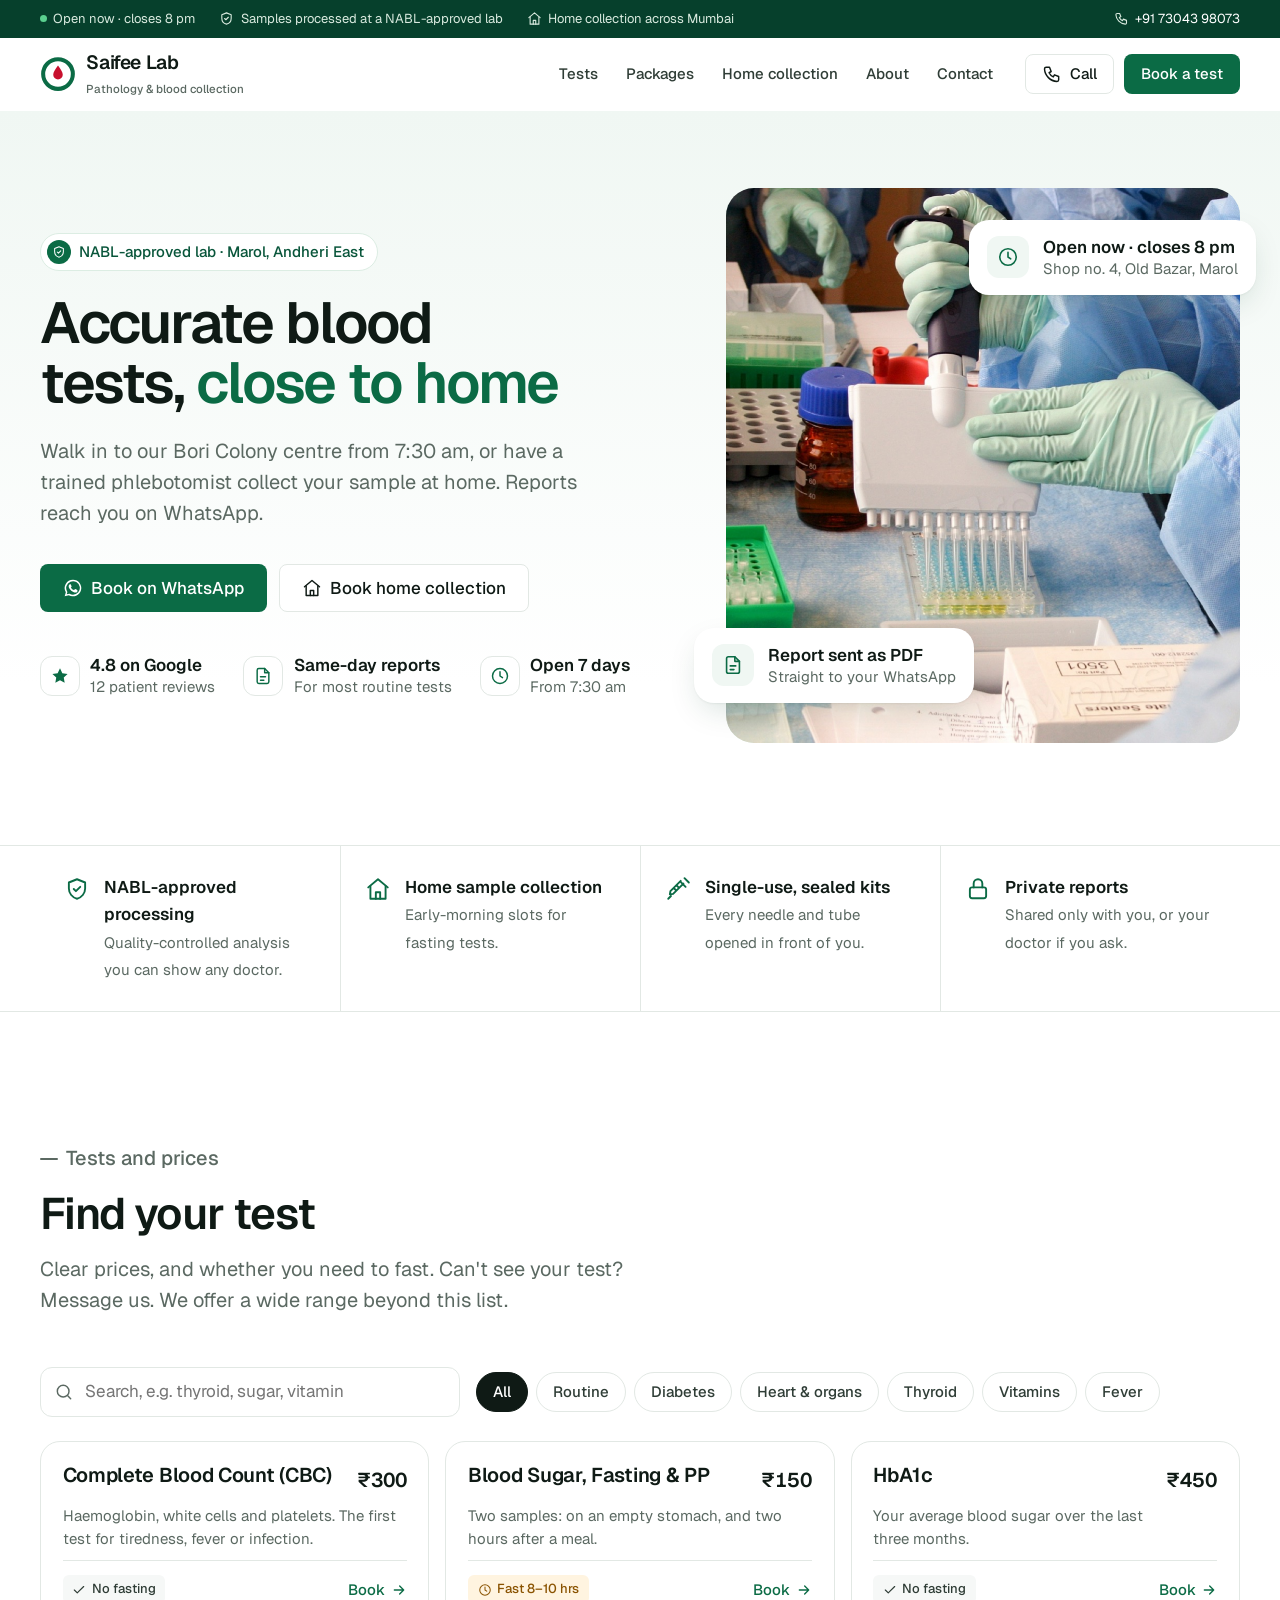
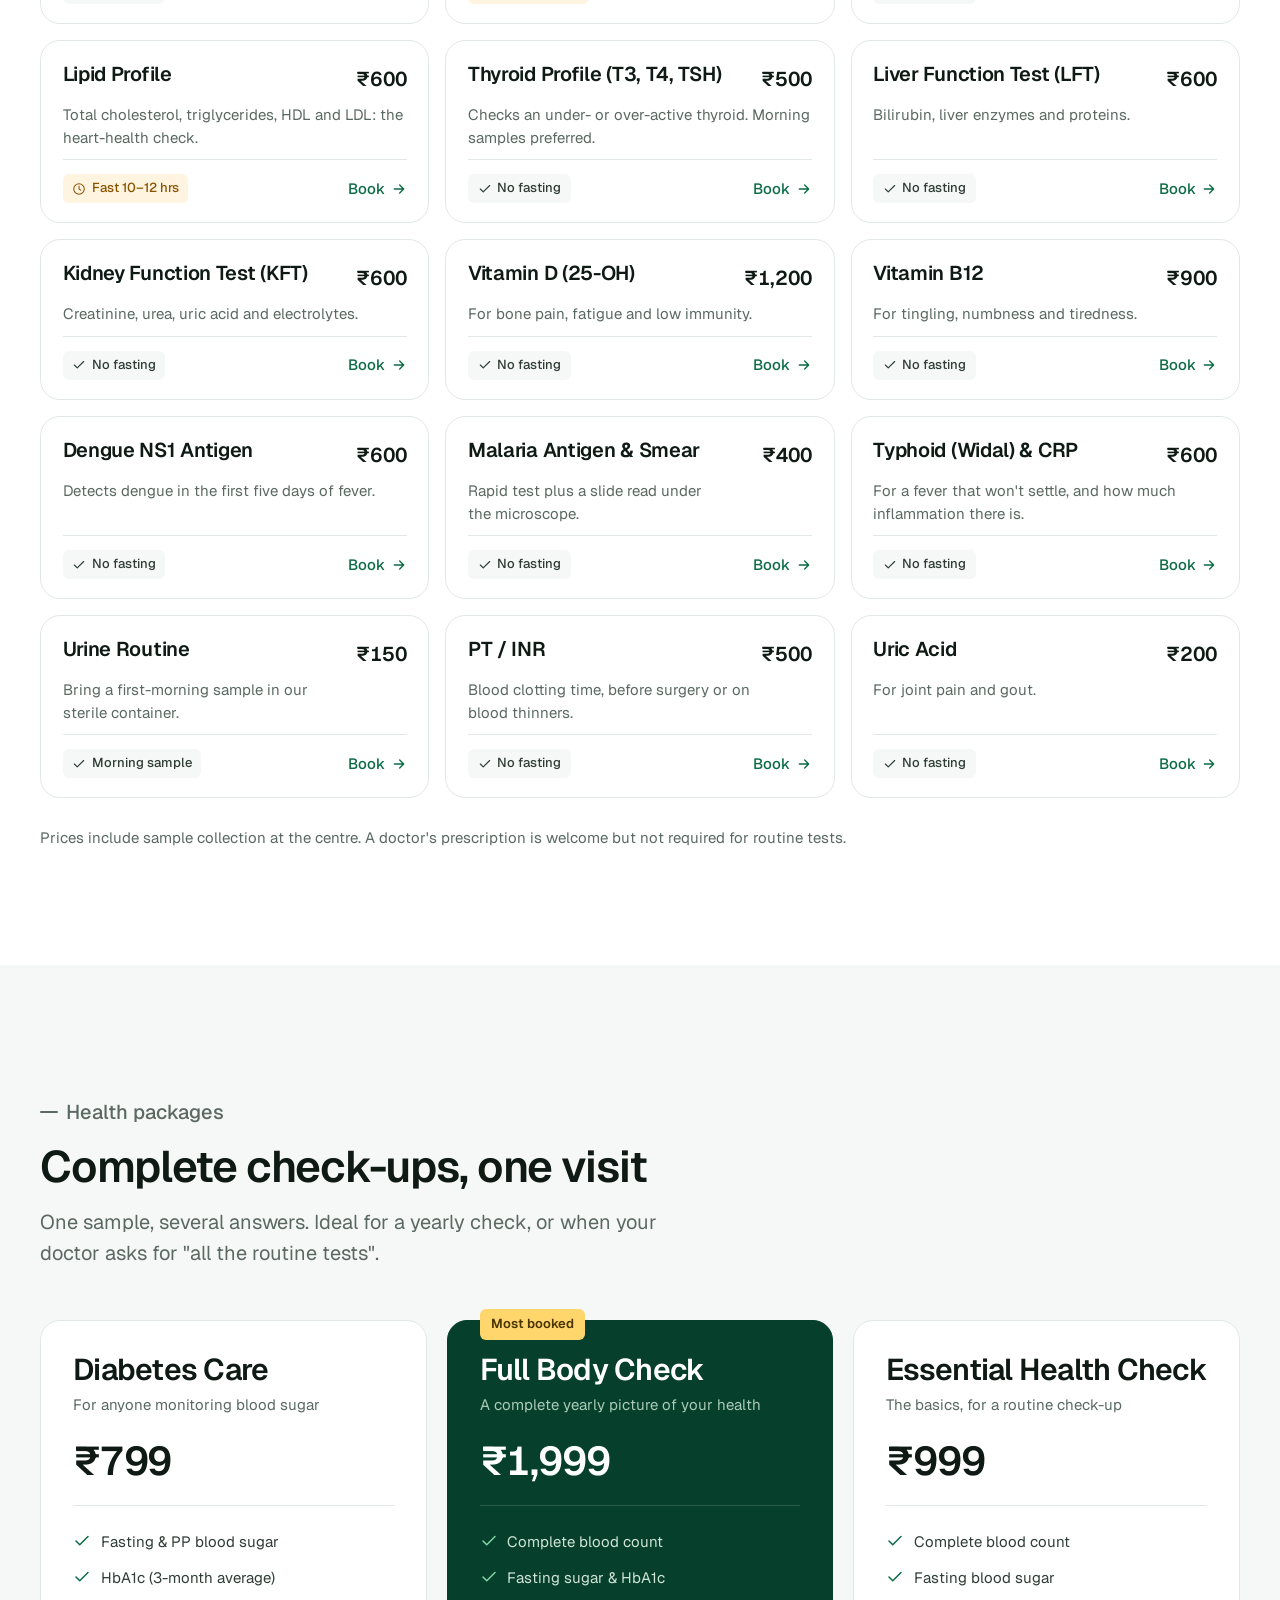
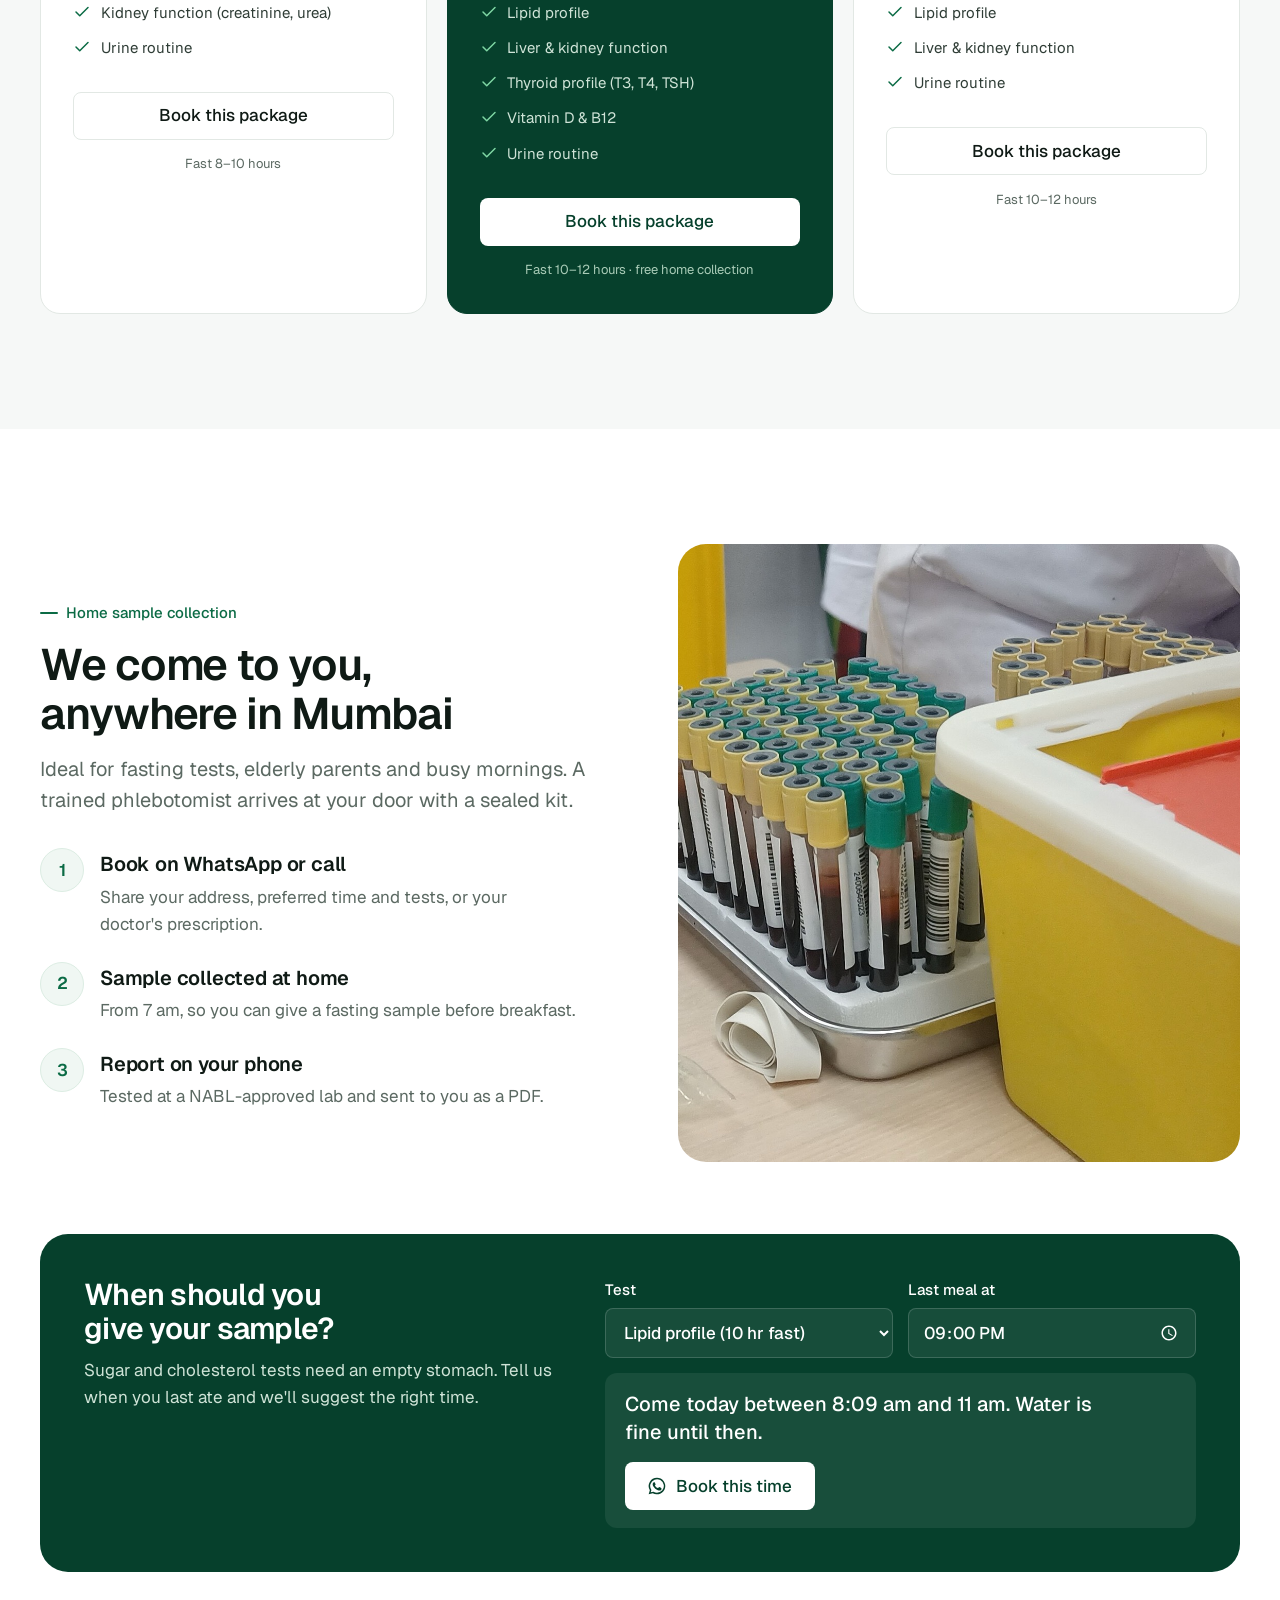
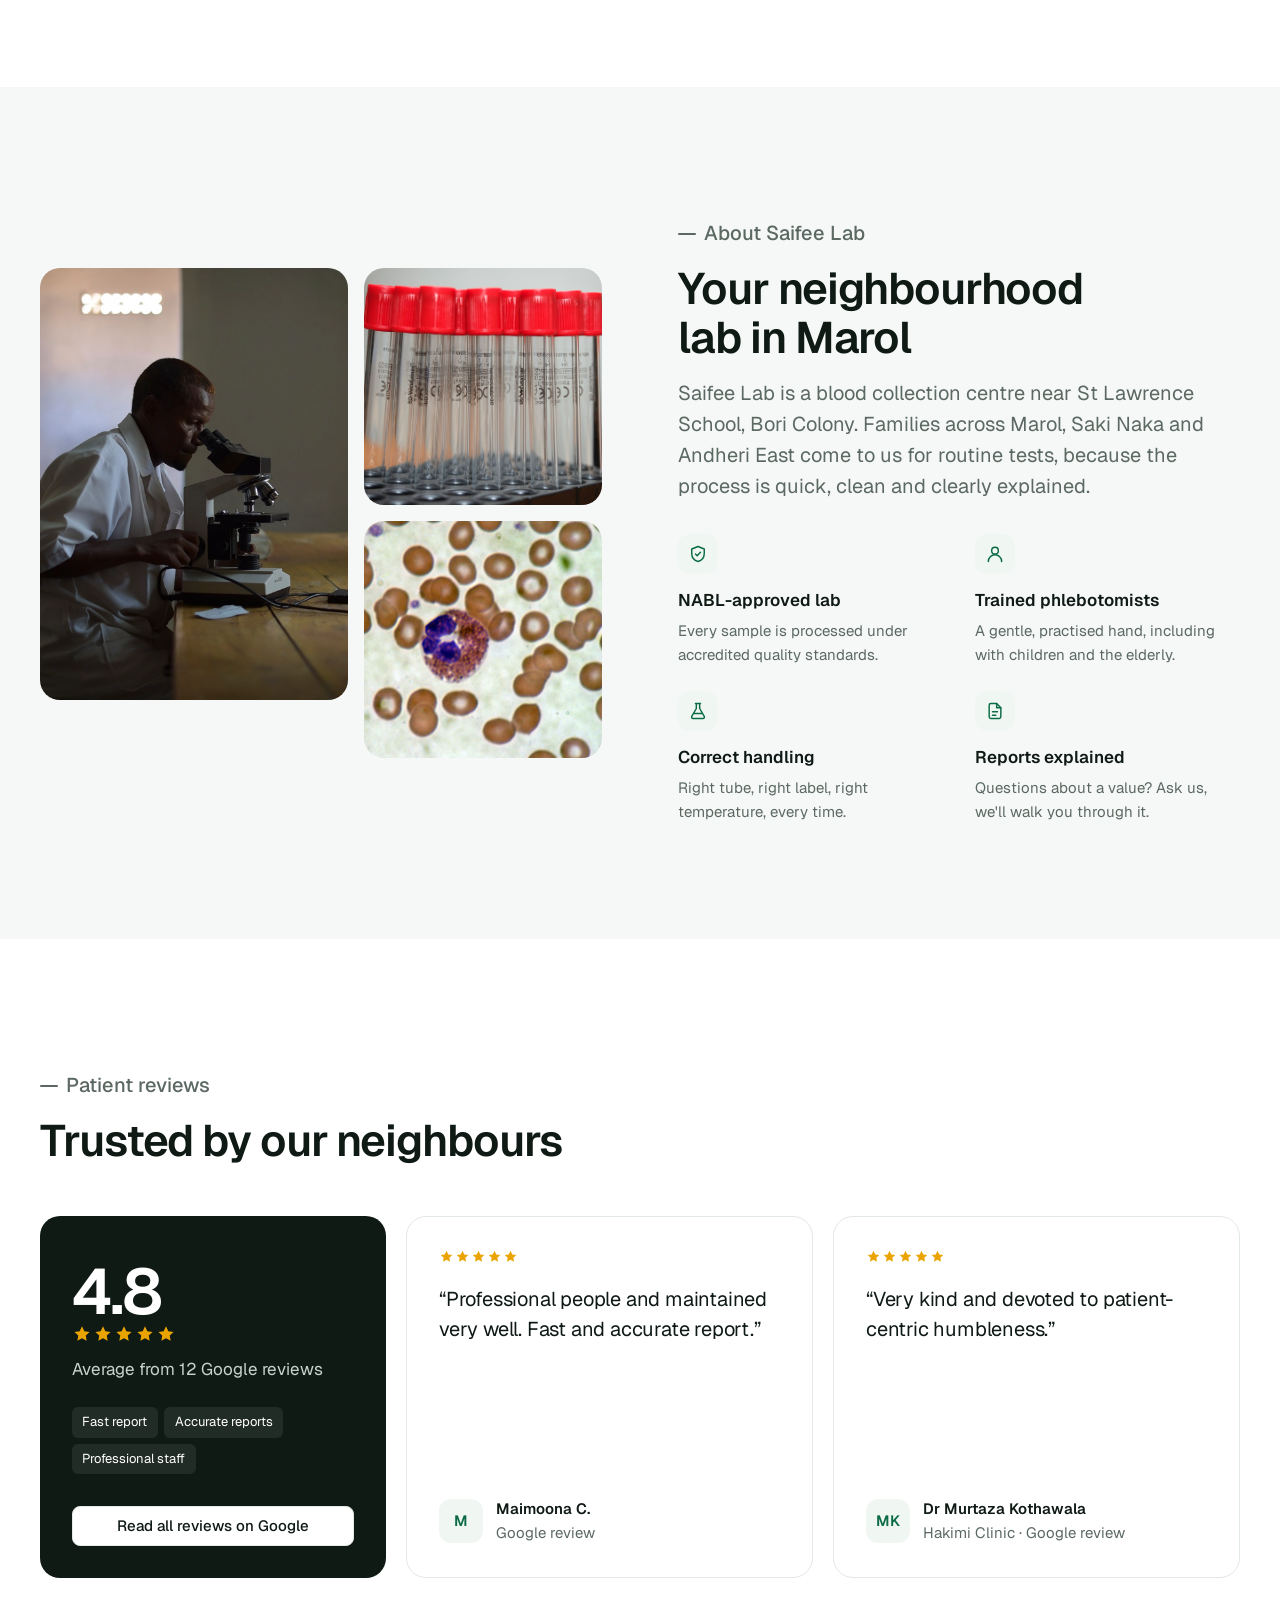
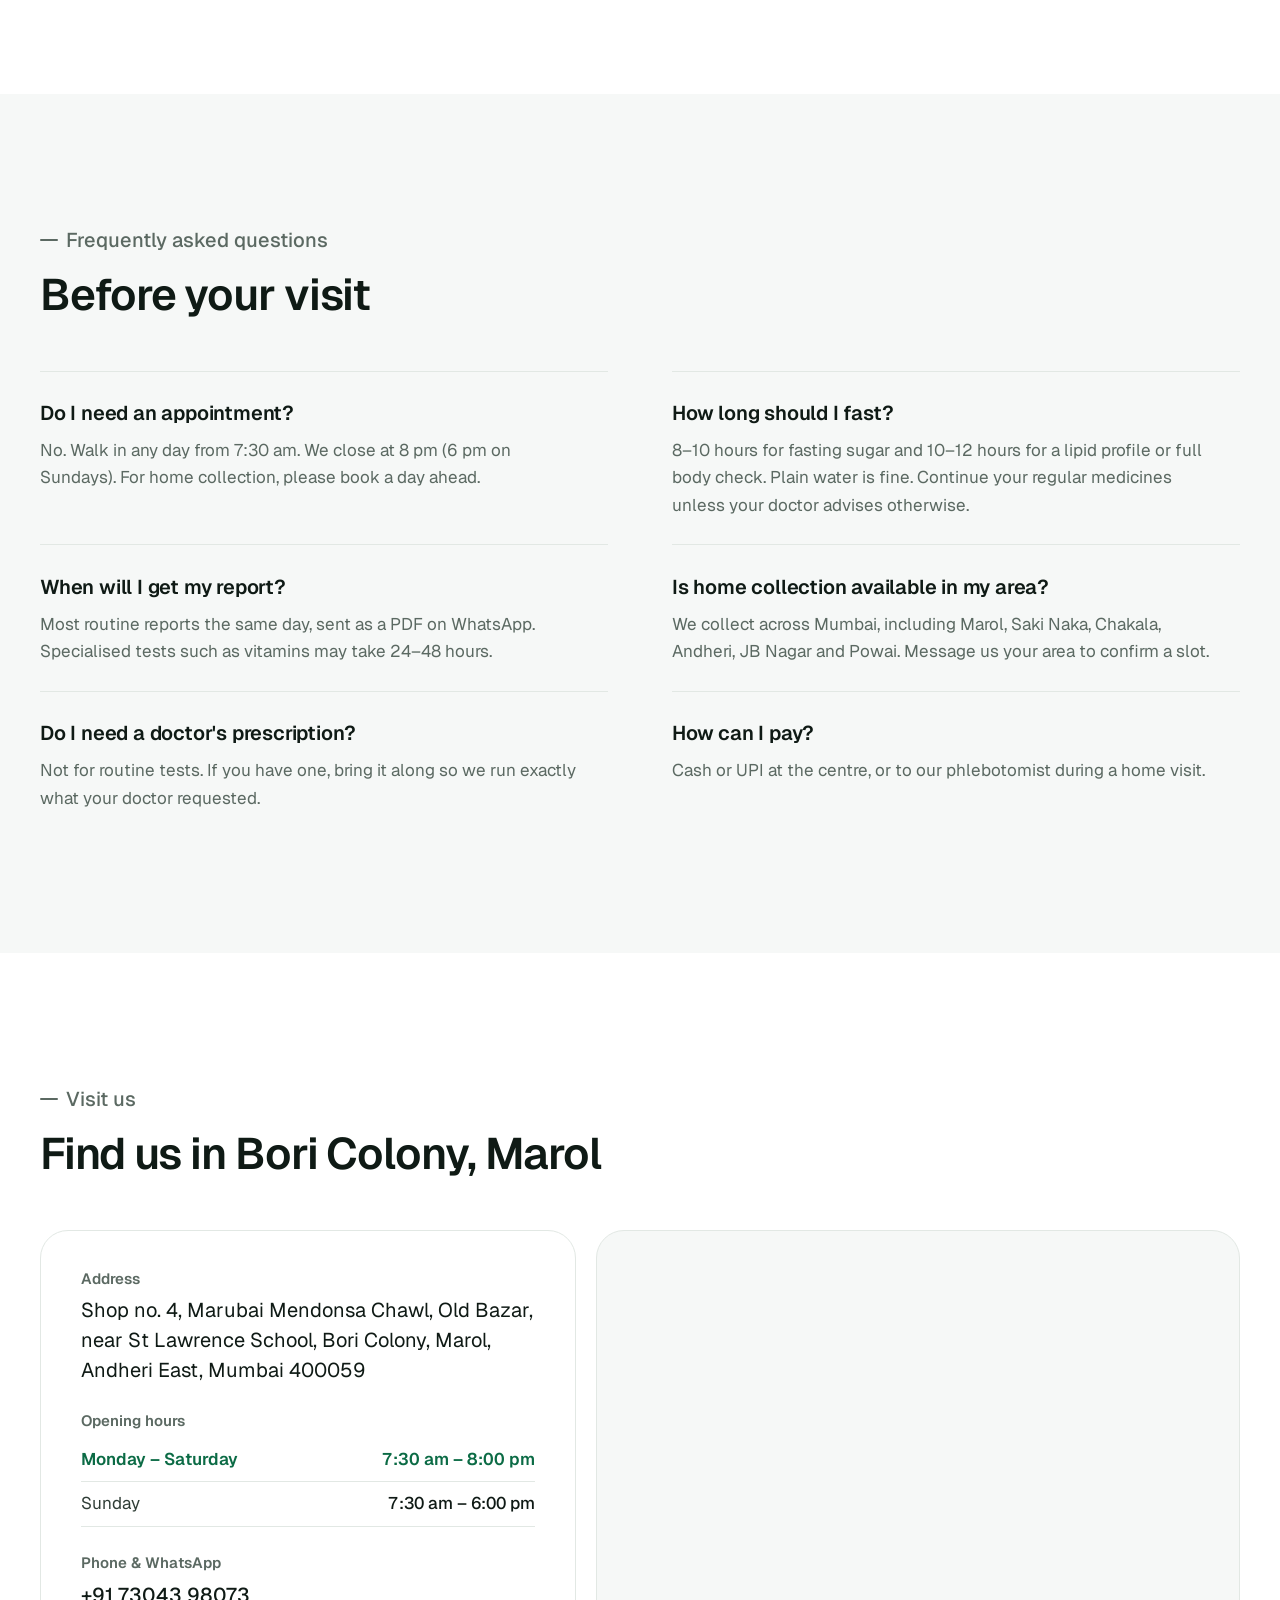
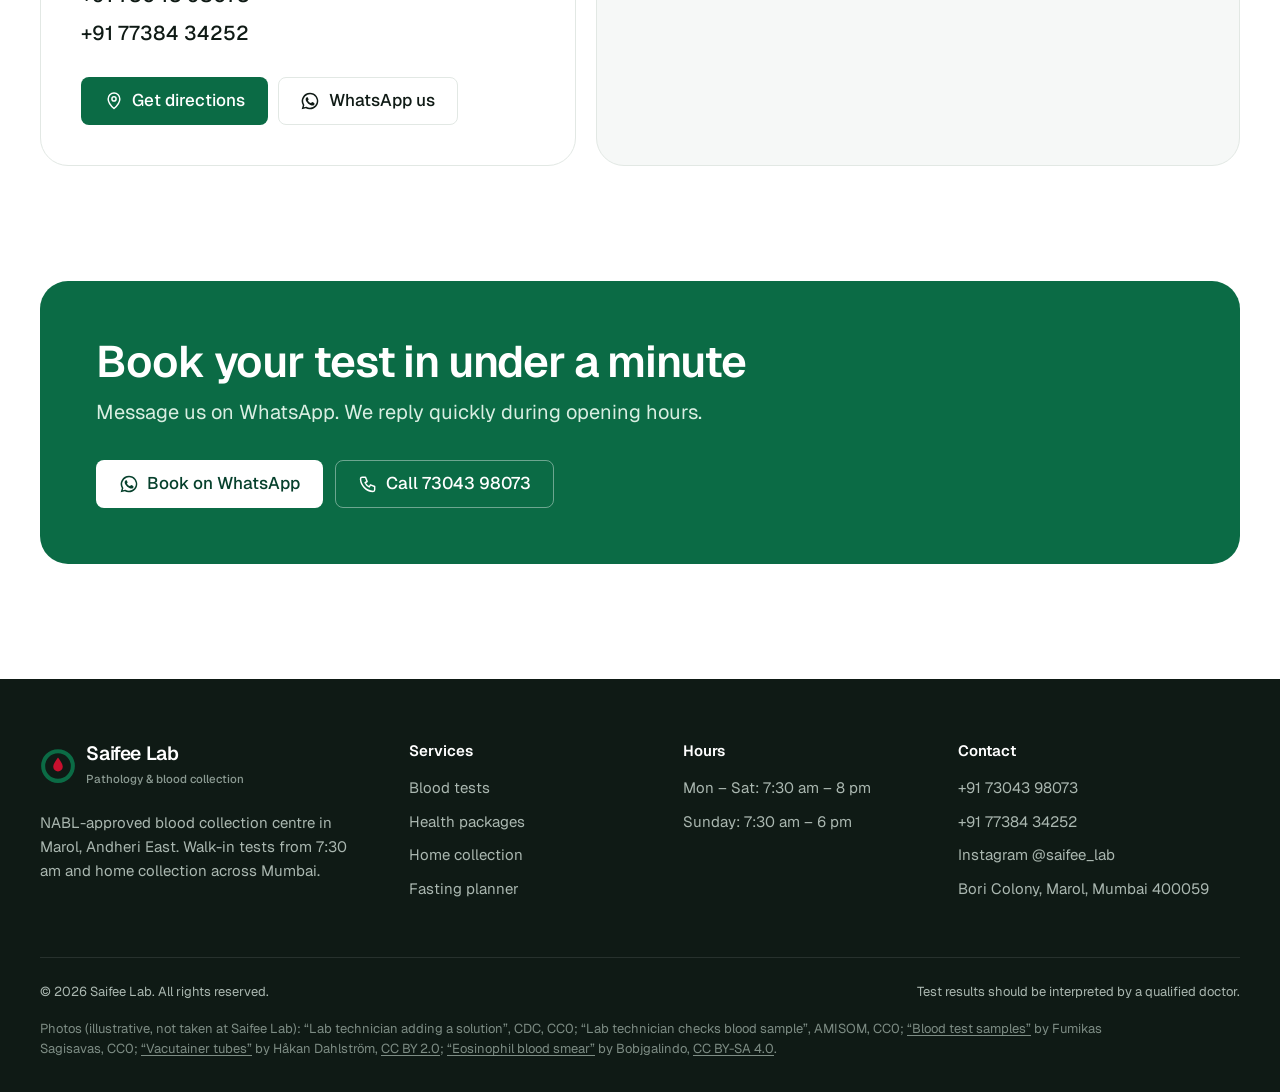
<file: index.html>
<!doctype html>
<html lang="en-IN">
<head>
<meta charset="utf-8">
<meta name="viewport" content="width=device-width, initial-scale=1">
<title>Saifee Lab | NABL-approved blood tests in Marol, Andheri East</title>
<meta name="description" content="Saifee Lab is a NABL-approved blood collection centre at Bori Colony, Marol, Andheri East. Walk in from 7:30 am, or book free home sample collection anywhere in Mumbai. Reports on WhatsApp.">
<meta name="theme-color" content="#0b6b45">
<meta property="og:type" content="website">
<meta property="og:title" content="Saifee Lab | Blood tests in Marol, Andheri East">
<meta property="og:description" content="NABL-approved blood tests. Walk in from 7:30 am or book a home visit anywhere in Mumbai.">
<meta property="og:image" content="assets/lab-technician-adding-a-solution.jpg">
<link rel="icon" href="data:image/svg+xml,%3Csvg xmlns='http://www.w3.org/2000/svg' viewBox='0 0 40 40'%3E%3Ccircle cx='20' cy='20' r='16' fill='none' stroke='%230b6b45' stroke-width='5'/%3E%3Cpath d='M20 11c3 4.3 5 7.4 5 10a5 5 0 0 1-10 0c0-2.6 2-5.7 5-10z' fill='%23c8102e'/%3E%3C/svg%3E">
<script>document.documentElement.classList.add('js')</script>
<link rel="preconnect" href="https://fonts.googleapis.com">
<link rel="preconnect" href="https://fonts.gstatic.com" crossorigin>
<link href="https://fonts.googleapis.com/css2?family=Geist:wght@400;500;600;700&display=swap" rel="stylesheet">
<link rel="stylesheet" href="styles.css">
<script type="application/ld+json">
{"@context":"https://schema.org","@type":"MedicalLaboratory","name":"Saifee Lab","telephone":["+917304398073","+917738434252"],"address":{"@type":"PostalAddress","streetAddress":"Shop no. 4, Marubai Mendonsa Chawl, Old Bazar, near St Lawrence School, Bori Colony, Marol","addressLocality":"Andheri East, Mumbai","postalCode":"400059","addressRegion":"Maharashtra","addressCountry":"IN"},"openingHoursSpecification":[{"@type":"OpeningHoursSpecification","dayOfWeek":["Monday","Tuesday","Wednesday","Thursday","Friday","Saturday"],"opens":"07:30","closes":"20:00"},{"@type":"OpeningHoursSpecification","dayOfWeek":"Sunday","opens":"07:30","closes":"18:00"}],"aggregateRating":{"@type":"AggregateRating","ratingValue":"4.8","reviewCount":"12"},"sameAs":["https://www.instagram.com/saifee_lab/"]}
</script>
</head>
<body>

<svg width="0" height="0" style="position:absolute" aria-hidden="true">
  <defs>
    <symbol id="i-check" viewBox="0 0 24 24" fill="none" stroke="currentColor" stroke-width="2" stroke-linecap="round" stroke-linejoin="round"><path d="M20 6 9 17l-5-5"/></symbol>
    <symbol id="i-clock" viewBox="0 0 24 24" fill="none" stroke="currentColor" stroke-width="1.75" stroke-linecap="round" stroke-linejoin="round"><circle cx="12" cy="12" r="9"/><path d="M12 7v5l3 2"/></symbol>
    <symbol id="i-home" viewBox="0 0 24 24" fill="none" stroke="currentColor" stroke-width="1.75" stroke-linecap="round" stroke-linejoin="round"><path d="M3 10.5 12 3l9 7.5"/><path d="M5 9.5V21h14V9.5"/><path d="M10 21v-6h4v6"/></symbol>
    <symbol id="i-shield" viewBox="0 0 24 24" fill="none" stroke="currentColor" stroke-width="1.75" stroke-linecap="round" stroke-linejoin="round"><path d="M12 3 4.5 6v5.5c0 4.6 3.2 8.4 7.5 9.5 4.3-1.1 7.5-4.9 7.5-9.5V6L12 3z"/><path d="m9 12 2 2 4-4"/></symbol>
    <symbol id="i-file" viewBox="0 0 24 24" fill="none" stroke="currentColor" stroke-width="1.75" stroke-linecap="round" stroke-linejoin="round"><path d="M14 3H7a2 2 0 0 0-2 2v14a2 2 0 0 0 2 2h10a2 2 0 0 0 2-2V8l-5-5z"/><path d="M14 3v5h5M9 13h6M9 17h4"/></symbol>
    <symbol id="i-drop" viewBox="0 0 24 24" fill="none" stroke="currentColor" stroke-width="1.75" stroke-linecap="round" stroke-linejoin="round"><path d="M12 3c3.5 4.6 6 8.1 6 11a6 6 0 0 1-12 0c0-2.9 2.5-6.4 6-11z"/></symbol>
    <symbol id="i-phone" viewBox="0 0 24 24" fill="none" stroke="currentColor" stroke-width="1.75" stroke-linecap="round" stroke-linejoin="round"><path d="M5 4h4l2 5-2.5 1.5a11 11 0 0 0 5 5L15 13l5 2v4a2 2 0 0 1-2 2A16 16 0 0 1 3 6a2 2 0 0 1 2-2z"/></symbol>
    <symbol id="i-wa" viewBox="0 0 24 24" fill="currentColor"><path d="M12 2a10 10 0 0 0-8.6 15.1L2 22l5-1.3A10 10 0 1 0 12 2zm0 18.2a8.2 8.2 0 0 1-4.2-1.2l-.3-.2-3 .8.8-2.9-.2-.3A8.2 8.2 0 1 1 12 20.2zm4.5-6.1c-.2-.1-1.5-.7-1.7-.8-.2-.1-.4-.1-.6.1l-.8 1c-.1.2-.3.2-.5.1a6.7 6.7 0 0 1-3.3-2.9c-.3-.4.3-.4.7-1.4.1-.2 0-.3 0-.4l-.8-1.8c-.2-.5-.4-.4-.6-.4h-.5a1 1 0 0 0-.7.3 3 3 0 0 0-.9 2.2 5.2 5.2 0 0 0 1.1 2.7 11.8 11.8 0 0 0 4.5 4c1.7.7 2.3.8 3.2.6.5-.1 1.5-.6 1.7-1.2.2-.6.2-1.1.2-1.2-.1-.1-.3-.2-.5-.3z"/></symbol>
    <symbol id="i-pin" viewBox="0 0 24 24" fill="none" stroke="currentColor" stroke-width="1.75" stroke-linecap="round" stroke-linejoin="round"><path d="M12 21s7-6.1 7-11.5a7 7 0 0 0-14 0C5 14.9 12 21 12 21z"/><circle cx="12" cy="9.5" r="2.5"/></symbol>
    <symbol id="i-search" viewBox="0 0 24 24" fill="none" stroke="currentColor" stroke-width="1.75" stroke-linecap="round"><circle cx="11" cy="11" r="7"/><path d="m20 20-3.5-3.5"/></symbol>
    <symbol id="i-star" viewBox="0 0 24 24" fill="currentColor"><path d="m12 2.8 2.8 5.8 6.3.9-4.6 4.4 1.1 6.3L12 17.2l-5.6 3 1.1-6.3L2.9 9.5l6.3-.9L12 2.8z"/></symbol>
    <symbol id="i-flask" viewBox="0 0 24 24" fill="none" stroke="currentColor" stroke-width="1.75" stroke-linecap="round" stroke-linejoin="round"><path d="M9 3h6M10 3v6L4.5 18.5A1.7 1.7 0 0 0 6 21h12a1.7 1.7 0 0 0 1.5-2.5L14 9V3"/><path d="M7 15h10"/></symbol>
    <symbol id="i-needle" viewBox="0 0 24 24" fill="none" stroke="currentColor" stroke-width="1.75" stroke-linecap="round" stroke-linejoin="round"><path d="m18 2 4 4M17 7l-9.5 9.5-3 .5.5-3L14.5 4.5M14 5l5 5M3 21l2.5-2.5M11 9l2 2M8.5 11.5l2 2"/></symbol>
    <symbol id="i-arrow" viewBox="0 0 24 24" fill="none" stroke="currentColor" stroke-width="2" stroke-linecap="round" stroke-linejoin="round"><path d="M5 12h14M13 6l6 6-6 6"/></symbol>
    <symbol id="i-menu" viewBox="0 0 24 24" fill="none" stroke="currentColor" stroke-width="1.75" stroke-linecap="round"><path d="M4 7h16M4 12h16M4 17h16"/></symbol>
    <symbol id="i-cal" viewBox="0 0 24 24" fill="none" stroke="currentColor" stroke-width="1.75" stroke-linecap="round" stroke-linejoin="round"><rect x="3.5" y="5" width="17" height="15.5" rx="2"/><path d="M3.5 10h17M8 3v4M16 3v4"/></symbol>
    <symbol id="i-user" viewBox="0 0 24 24" fill="none" stroke="currentColor" stroke-width="1.75" stroke-linecap="round" stroke-linejoin="round"><circle cx="12" cy="8" r="4"/><path d="M4 21a8 8 0 0 1 16 0"/></symbol>
    <symbol id="i-lock" viewBox="0 0 24 24" fill="none" stroke="currentColor" stroke-width="1.75" stroke-linecap="round" stroke-linejoin="round"><rect x="4.5" y="10.5" width="15" height="10" rx="2"/><path d="M8 10.5V7a4 4 0 0 1 8 0v3.5"/></symbol>
    <symbol id="logo" viewBox="0 0 40 40"><circle cx="20" cy="20" r="16.5" fill="none" stroke="#0b6b45" stroke-width="4.5"/><path d="M20 10.5c3.2 4.4 5.3 7.6 5.3 10.3a5.3 5.3 0 0 1-10.6 0c0-2.7 2.1-5.9 5.3-10.3z" fill="#c8102e"/></symbol>
  </defs>
</svg>

<a class="skip" href="#main">Skip to content</a>

<div class="topbar">
  <div class="container">
    <ul class="plain">
      <li><span class="dot" data-open-dot></span><span data-open-now>Mon–Sat 7:30 am – 8 pm · Sun 7:30 am – 6 pm</span></li>
      <li><svg><use href="#i-shield"/></svg>Samples processed at a NABL-approved lab</li>
      <li><svg><use href="#i-home"/></svg>Home collection across Mumbai</li>
    </ul>
    <ul class="plain">
      <li><svg><use href="#i-phone"/></svg><a href="tel:+917304398073">+91 73043 98073</a></li>
    </ul>
  </div>
</div>

<header class="header" data-header>
  <div class="container">
    <a class="logo" href="#main" aria-label="Saifee Lab home">
      <svg aria-hidden="true"><use href="#logo"/></svg>
      <span><b>Saifee Lab</b><small>Pathology &amp; blood collection</small></span>
    </a>
    <nav class="nav" id="nav" aria-label="Main">
      <a href="#tests">Tests</a>
      <a href="#packages">Packages</a>
      <a href="#home-collection">Home collection</a>
      <a href="#about">About</a>
      <a href="#visit">Contact</a>
    </nav>
    <div class="header__cta">
      <a class="btn btn--ghost btn--sm" href="tel:+917304398073"><svg><use href="#i-phone"/></svg>Call</a>
      <a class="btn btn--primary btn--sm" href="https://wa.me/917304398073?text=Hi%20Saifee%20Lab%2C%20I%27d%20like%20to%20book%20a%20test." target="_blank" rel="noopener">Book a test</a>
    </div>
    <button class="menu-btn" type="button" aria-controls="nav" aria-expanded="false" data-menu><svg aria-hidden="true"><use href="#i-menu"/></svg><span class="sr-only">Menu</span></button>
  </div>
</header>

<main id="main">

  <!-- Hero -->
  <section class="hero">
    <div class="container">
      <div>
        <span class="badge"><span><svg><use href="#i-shield"/></svg></span>NABL-approved lab · Marol, Andheri East</span>
        <h1>Accurate blood tests, <em>close to home</em></h1>
        <p class="hero__lead">Walk in to our Bori Colony centre from 7:30 am, or have a trained phlebotomist collect your sample at home. Reports reach you on WhatsApp.</p>
        <div class="hero__actions">
          <a class="btn btn--primary" href="https://wa.me/917304398073?text=Hi%20Saifee%20Lab%2C%20I%27d%20like%20to%20book%20a%20test." target="_blank" rel="noopener"><svg><use href="#i-wa"/></svg>Book on WhatsApp</a>
          <a class="btn btn--ghost" href="#home-collection"><svg><use href="#i-home"/></svg>Book home collection</a>
        </div>
        <ul class="hero__trust plain">
          <li><span class="ico"><svg><use href="#i-star"/></svg></span><span><b>4.8 on Google</b>12 patient reviews</span></li>
          <li><span class="ico"><svg><use href="#i-file"/></svg></span><span><b>Same-day reports</b>For most routine tests</span></li>
          <li><span class="ico"><svg><use href="#i-clock"/></svg></span><span><b>Open 7 days</b>From 7:30 am</span></li>
        </ul>
      </div>
      <div class="hero__media">
        <div class="hero__photo"><img src="assets/lab-technician-adding-a-solution.jpg" width="1600" height="1067" alt="A laboratory technician pipetting samples in a clinical lab" fetchpriority="high"></div>
        <div class="float float--open"><span class="ico"><svg><use href="#i-clock"/></svg></span><span><b data-open-now>Open today</b>Shop no. 4, Old Bazar, Marol</span></div>
        <div class="float float--report"><span class="ico"><svg><use href="#i-file"/></svg></span><span><b>Report sent as PDF</b>Straight to your WhatsApp</span></div>
      </div>
    </div>
  </section>

  <!-- Trust strip -->
  <div class="strip">
    <div class="container">
      <ul class="plain">
        <li><span class="ico"><svg><use href="#i-shield"/></svg></span><div><b>NABL-approved processing</b><span>Quality-controlled analysis you can show any doctor.</span></div></li>
        <li><span class="ico"><svg><use href="#i-home"/></svg></span><div><b>Home sample collection</b><span>Early-morning slots for fasting tests.</span></div></li>
        <li><span class="ico"><svg><use href="#i-needle"/></svg></span><div><b>Single-use, sealed kits</b><span>Every needle and tube opened in front of you.</span></div></li>
        <li><span class="ico"><svg><use href="#i-lock"/></svg></span><div><b>Private reports</b><span>Shared only with you, or your doctor if you ask.</span></div></li>
      </ul>
    </div>
  </div>

  <!-- Tests -->
  <section class="section" id="tests" aria-labelledby="tests-h">
    <div class="container">
      <div class="head head--row">
        <div>
          <p class="kicker">Tests and prices</p>
          <h2 id="tests-h">Find your test</h2>
          <p>Clear prices, and whether you need to fast. Can't see your test? Message us. We offer a wide range beyond this list.</p>
        </div>
      </div>
      <div class="finder">
        <label class="search"><span class="sr-only">Search tests</span><svg aria-hidden="true"><use href="#i-search"/></svg><input type="search" placeholder="Search, e.g. thyroid, sugar, vitamin" data-test-search autocomplete="off"></label>
        <div class="chips" role="group" aria-label="Filter by category">
          <button class="chip" type="button" data-cat="all" aria-pressed="true">All</button>
          <button class="chip" type="button" data-cat="routine" aria-pressed="false">Routine</button>
          <button class="chip" type="button" data-cat="diabetes" aria-pressed="false">Diabetes</button>
          <button class="chip" type="button" data-cat="heart" aria-pressed="false">Heart &amp; organs</button>
          <button class="chip" type="button" data-cat="thyroid" aria-pressed="false">Thyroid</button>
          <button class="chip" type="button" data-cat="vitamins" aria-pressed="false">Vitamins</button>
          <button class="chip" type="button" data-cat="fever" aria-pressed="false">Fever</button>
        </div>
      </div>
      <div class="tests is-collapsed" data-tests>
        <article class="test" data-cat="routine" data-reveal><div class="test__top"><h3>Complete Blood Count (CBC)</h3><span class="test__price">₹300</span></div><p>Haemoglobin, white cells and platelets. The first test for tiredness, fever or infection.</p><div class="test__meta"><span class="tag"><svg><use href="#i-check"/></svg>No fasting</span><a class="textlink" href="https://wa.me/917304398073?text=Hi%2C%20I%27d%20like%20to%20book%20a%20CBC." target="_blank" rel="noopener">Book<svg><use href="#i-arrow"/></svg></a></div></article>
        <article class="test" data-cat="diabetes" data-reveal style="--d:1"><div class="test__top"><h3>Blood Sugar, Fasting &amp; PP</h3><span class="test__price">₹150</span></div><p>Two samples: on an empty stomach, and two hours after a meal.</p><div class="test__meta"><span class="tag tag--fast"><svg><use href="#i-clock"/></svg>Fast 8–10 hrs</span><a class="textlink" href="https://wa.me/917304398073?text=Hi%2C%20I%27d%20like%20to%20book%20a%20fasting%20sugar%20test." target="_blank" rel="noopener">Book<svg><use href="#i-arrow"/></svg></a></div></article>
        <article class="test" data-cat="diabetes" data-reveal style="--d:2"><div class="test__top"><h3>HbA1c</h3><span class="test__price">₹450</span></div><p>Your average blood sugar over the last three months.</p><div class="test__meta"><span class="tag"><svg><use href="#i-check"/></svg>No fasting</span><a class="textlink" href="https://wa.me/917304398073?text=Hi%2C%20I%27d%20like%20to%20book%20an%20HbA1c%20test." target="_blank" rel="noopener">Book<svg><use href="#i-arrow"/></svg></a></div></article>
        <article class="test" data-cat="heart" data-reveal><div class="test__top"><h3>Lipid Profile</h3><span class="test__price">₹600</span></div><p>Total cholesterol, triglycerides, HDL and LDL: the heart-health check.</p><div class="test__meta"><span class="tag tag--fast"><svg><use href="#i-clock"/></svg>Fast 10–12 hrs</span><a class="textlink" href="https://wa.me/917304398073?text=Hi%2C%20I%27d%20like%20to%20book%20a%20lipid%20profile." target="_blank" rel="noopener">Book<svg><use href="#i-arrow"/></svg></a></div></article>
        <article class="test" data-cat="thyroid" data-reveal style="--d:1"><div class="test__top"><h3>Thyroid Profile (T3, T4, TSH)</h3><span class="test__price">₹500</span></div><p>Checks an under- or over-active thyroid. Morning samples preferred.</p><div class="test__meta"><span class="tag"><svg><use href="#i-check"/></svg>No fasting</span><a class="textlink" href="https://wa.me/917304398073?text=Hi%2C%20I%27d%20like%20to%20book%20a%20thyroid%20profile." target="_blank" rel="noopener">Book<svg><use href="#i-arrow"/></svg></a></div></article>
        <article class="test" data-cat="heart" data-reveal style="--d:2"><div class="test__top"><h3>Liver Function Test (LFT)</h3><span class="test__price">₹600</span></div><p>Bilirubin, liver enzymes and proteins.</p><div class="test__meta"><span class="tag"><svg><use href="#i-check"/></svg>No fasting</span><a class="textlink" href="https://wa.me/917304398073?text=Hi%2C%20I%27d%20like%20to%20book%20an%20LFT." target="_blank" rel="noopener">Book<svg><use href="#i-arrow"/></svg></a></div></article>
        <article class="test" data-cat="heart" data-reveal><div class="test__top"><h3>Kidney Function Test (KFT)</h3><span class="test__price">₹600</span></div><p>Creatinine, urea, uric acid and electrolytes.</p><div class="test__meta"><span class="tag"><svg><use href="#i-check"/></svg>No fasting</span><a class="textlink" href="https://wa.me/917304398073?text=Hi%2C%20I%27d%20like%20to%20book%20a%20KFT." target="_blank" rel="noopener">Book<svg><use href="#i-arrow"/></svg></a></div></article>
        <article class="test" data-cat="vitamins" data-reveal style="--d:1"><div class="test__top"><h3>Vitamin D (25-OH)</h3><span class="test__price">₹1,200</span></div><p>For bone pain, fatigue and low immunity.</p><div class="test__meta"><span class="tag"><svg><use href="#i-check"/></svg>No fasting</span><a class="textlink" href="https://wa.me/917304398073?text=Hi%2C%20I%27d%20like%20to%20book%20a%20Vitamin%20D%20test." target="_blank" rel="noopener">Book<svg><use href="#i-arrow"/></svg></a></div></article>
        <article class="test" data-cat="vitamins" data-reveal style="--d:2"><div class="test__top"><h3>Vitamin B12</h3><span class="test__price">₹900</span></div><p>For tingling, numbness and tiredness.</p><div class="test__meta"><span class="tag"><svg><use href="#i-check"/></svg>No fasting</span><a class="textlink" href="https://wa.me/917304398073?text=Hi%2C%20I%27d%20like%20to%20book%20a%20Vitamin%20B12%20test." target="_blank" rel="noopener">Book<svg><use href="#i-arrow"/></svg></a></div></article>
        <article class="test" data-cat="fever" data-reveal><div class="test__top"><h3>Dengue NS1 Antigen</h3><span class="test__price">₹600</span></div><p>Detects dengue in the first five days of fever.</p><div class="test__meta"><span class="tag"><svg><use href="#i-check"/></svg>No fasting</span><a class="textlink" href="https://wa.me/917304398073?text=Hi%2C%20I%27d%20like%20to%20book%20a%20Dengue%20NS1%20test." target="_blank" rel="noopener">Book<svg><use href="#i-arrow"/></svg></a></div></article>
        <article class="test" data-cat="fever" data-reveal style="--d:1"><div class="test__top"><h3>Malaria Antigen &amp; Smear</h3><span class="test__price">₹400</span></div><p>Rapid test plus a slide read under the microscope.</p><div class="test__meta"><span class="tag"><svg><use href="#i-check"/></svg>No fasting</span><a class="textlink" href="https://wa.me/917304398073?text=Hi%2C%20I%27d%20like%20to%20book%20a%20malaria%20test." target="_blank" rel="noopener">Book<svg><use href="#i-arrow"/></svg></a></div></article>
        <article class="test" data-cat="fever" data-reveal style="--d:2"><div class="test__top"><h3>Typhoid (Widal) &amp; CRP</h3><span class="test__price">₹600</span></div><p>For a fever that won't settle, and how much inflammation there is.</p><div class="test__meta"><span class="tag"><svg><use href="#i-check"/></svg>No fasting</span><a class="textlink" href="https://wa.me/917304398073?text=Hi%2C%20I%27d%20like%20to%20book%20a%20Widal%20and%20CRP%20test." target="_blank" rel="noopener">Book<svg><use href="#i-arrow"/></svg></a></div></article>
        <article class="test" data-cat="routine" data-reveal><div class="test__top"><h3>Urine Routine</h3><span class="test__price">₹150</span></div><p>Bring a first-morning sample in our sterile container.</p><div class="test__meta"><span class="tag"><svg><use href="#i-check"/></svg>Morning sample</span><a class="textlink" href="https://wa.me/917304398073?text=Hi%2C%20I%27d%20like%20to%20book%20a%20urine%20routine." target="_blank" rel="noopener">Book<svg><use href="#i-arrow"/></svg></a></div></article>
        <article class="test" data-cat="routine" data-reveal style="--d:1"><div class="test__top"><h3>PT / INR</h3><span class="test__price">₹500</span></div><p>Blood clotting time, before surgery or on blood thinners.</p><div class="test__meta"><span class="tag"><svg><use href="#i-check"/></svg>No fasting</span><a class="textlink" href="https://wa.me/917304398073?text=Hi%2C%20I%27d%20like%20to%20book%20a%20PT%2FINR%20test." target="_blank" rel="noopener">Book<svg><use href="#i-arrow"/></svg></a></div></article>
        <article class="test" data-cat="heart" data-reveal style="--d:2"><div class="test__top"><h3>Uric Acid</h3><span class="test__price">₹200</span></div><p>For joint pain and gout.</p><div class="test__meta"><span class="tag"><svg><use href="#i-check"/></svg>No fasting</span><a class="textlink" href="https://wa.me/917304398073?text=Hi%2C%20I%27d%20like%20to%20book%20a%20uric%20acid%20test." target="_blank" rel="noopener">Book<svg><use href="#i-arrow"/></svg></a></div></article>
      </div>
      <button class="btn btn--ghost btn--block more" type="button" data-more>Show all 15 tests</button>
      <p class="empty" data-empty>No test matches that search. <a class="textlink" href="https://wa.me/917304398073?text=Hi%2C%20do%20you%20offer%20this%20test%3F" target="_blank" rel="noopener">Ask us on WhatsApp<svg><use href="#i-arrow"/></svg></a></p>
      <p class="tests-foot">Prices include sample collection at the centre. A doctor's prescription is welcome but not required for routine tests.</p>
    </div>
  </section>

  <!-- Packages -->
  <section class="section section--tint" id="packages" aria-labelledby="pkg-h">
    <div class="container">
      <div class="head">
        <p class="kicker">Health packages</p>
        <h2 id="pkg-h">Complete check-ups, one visit</h2>
        <p>One sample, several answers. Ideal for a yearly check, or when your doctor asks for "all the routine tests".</p>
      </div>
      <div class="packages">
        <article class="pkg" data-reveal>
          <h3>Diabetes Care</h3>
          <p class="pkg__for">For anyone monitoring blood sugar</p>
          <p class="pkg__price">₹799</p>
          <ul class="plain">
            <li><svg><use href="#i-check"/></svg>Fasting &amp; PP blood sugar</li>
            <li><svg><use href="#i-check"/></svg>HbA1c (3-month average)</li>
            <li><svg><use href="#i-check"/></svg>Kidney function (creatinine, urea)</li>
            <li><svg><use href="#i-check"/></svg>Urine routine</li>
          </ul>
          <div class="pkg__cta"><a class="btn btn--ghost btn--block" href="https://wa.me/917304398073?text=Hi%2C%20I%27d%20like%20to%20book%20the%20Diabetes%20Care%20package." target="_blank" rel="noopener">Book this package</a><p class="pkg__note">Fast 8–10 hours</p></div>
        </article>
        <article class="pkg pkg--featured" data-reveal style="--d:1">
          <span class="pkg__flag">Most booked</span>
          <h3>Full Body Check</h3>
          <p class="pkg__for">A complete yearly picture of your health</p>
          <p class="pkg__price">₹1,999</p>
          <ul class="plain">
            <li><svg><use href="#i-check"/></svg>Complete blood count</li>
            <li><svg><use href="#i-check"/></svg>Fasting sugar &amp; HbA1c</li>
            <li><svg><use href="#i-check"/></svg>Lipid profile</li>
            <li><svg><use href="#i-check"/></svg>Liver &amp; kidney function</li>
            <li><svg><use href="#i-check"/></svg>Thyroid profile (T3, T4, TSH)</li>
            <li><svg><use href="#i-check"/></svg>Vitamin D &amp; B12</li>
            <li><svg><use href="#i-check"/></svg>Urine routine</li>
          </ul>
          <div class="pkg__cta"><a class="btn btn--primary btn--block" href="https://wa.me/917304398073?text=Hi%2C%20I%27d%20like%20to%20book%20the%20Full%20Body%20Check." target="_blank" rel="noopener">Book this package</a><p class="pkg__note">Fast 10–12 hours · free home collection</p></div>
        </article>
        <article class="pkg" data-reveal style="--d:2">
          <h3>Essential Health Check</h3>
          <p class="pkg__for">The basics, for a routine check-up</p>
          <p class="pkg__price">₹999</p>
          <ul class="plain">
            <li><svg><use href="#i-check"/></svg>Complete blood count</li>
            <li><svg><use href="#i-check"/></svg>Fasting blood sugar</li>
            <li><svg><use href="#i-check"/></svg>Lipid profile</li>
            <li><svg><use href="#i-check"/></svg>Liver &amp; kidney function</li>
            <li><svg><use href="#i-check"/></svg>Urine routine</li>
          </ul>
          <div class="pkg__cta"><a class="btn btn--ghost btn--block" href="https://wa.me/917304398073?text=Hi%2C%20I%27d%20like%20to%20book%20the%20Essential%20Health%20Check." target="_blank" rel="noopener">Book this package</a><p class="pkg__note">Fast 10–12 hours</p></div>
        </article>
      </div>
    </div>
  </section>

  <!-- Home collection -->
  <section class="section" id="home-collection" aria-labelledby="home-h">
    <div class="container">
      <div class="home">
        <div>
          <p class="kicker">Home sample collection</p>
          <div class="head" style="margin-bottom:0"><h2 id="home-h">We come to you, anywhere in Mumbai</h2>
          <p>Ideal for fasting tests, elderly parents and busy mornings. A trained phlebotomist arrives at your door with a sealed kit.</p></div>
          <ol class="steps plain">
            <li data-reveal><div><b>Book on WhatsApp or call</b><p>Share your address, preferred time and tests, or your doctor's prescription.</p></div></li>
            <li data-reveal style="--d:1"><div><b>Sample collected at home</b><p>From 7 am, so you can give a fasting sample before breakfast.</p></div></li>
            <li data-reveal style="--d:2"><div><b>Report on your phone</b><p>Tested at a NABL-approved lab and sent to you as a PDF.</p></div></li>
          </ol>
        </div>
        <div class="home__media" data-reveal><img src="assets/blood-test-samples.jpg" width="1600" height="1200" alt="Labelled blood sample tubes in a rack, ready for testing" loading="lazy"></div>
      </div>

      <div class="planner" id="planner" data-reveal>
        <div>
          <h3>When should you give your sample?</h3>
          <p>Sugar and cholesterol tests need an empty stomach. Tell us when you last ate and we'll suggest the right time.</p>
        </div>
        <form data-fast>
          <label>Test
            <select name="test">
              <option value="10" data-name="lipid profile">Lipid profile (10 hr fast)</option>
              <option value="8" data-name="fasting sugar test">Fasting blood sugar (8 hr fast)</option>
              <option value="10" data-name="Full Body Check">Full Body Check (10 hr fast)</option>
              <option value="0" data-name="blood test">CBC, thyroid, vitamins (no fast)</option>
            </select>
          </label>
          <label>Last meal at
            <input type="time" name="meal" value="21:00">
          </label>
          <div class="planner__out">
            <output data-fast-out aria-live="polite">Fasting sugar needs 8–10 hours without food, a lipid profile 10–12. We open at 7:30 am every day.</output>
            <a class="btn btn--primary" data-fast-book href="https://wa.me/917304398073" target="_blank" rel="noopener"><svg><use href="#i-wa"/></svg>Book this time</a>
          </div>
        </form>
      </div>
    </div>
  </section>

  <!-- About -->
  <section class="section section--tint" id="about" aria-labelledby="about-h">
    <div class="container">
      <div class="about">
        <div class="about__media" data-reveal>
          <figure><img src="assets/lab-technician-checks-blood-sample.webp" width="1024" height="682" alt="A lab technician examining a blood sample under a microscope" loading="lazy" style="object-position:30% 50%"></figure>
          <figure><img src="assets/vacutainer-tubes.jpg" width="1600" height="1066" alt="Blood collection tubes with red caps" loading="lazy"></figure>
          <figure><img src="assets/eosinophil-blood-smear.jpg" width="1600" height="1457" alt="Blood cells seen under a microscope" loading="lazy"></figure>
        </div>
        <div>
          <div class="head" style="margin-bottom:0">
            <p class="kicker">About Saifee Lab</p>
            <h2 id="about-h">Your neighbourhood lab in Marol</h2>
            <p>Saifee Lab is a blood collection centre near St Lawrence School, Bori Colony. Families across Marol, Saki Naka and Andheri East come to us for routine tests, because the process is quick, clean and clearly explained.</p>
          </div>
          <ul class="points plain">
            <li data-reveal><span class="ico"><svg><use href="#i-shield"/></svg></span><b>NABL-approved lab</b><span>Every sample is processed under accredited quality standards.</span></li>
            <li data-reveal style="--d:1"><span class="ico"><svg><use href="#i-user"/></svg></span><b>Trained phlebotomists</b><span>A gentle, practised hand, including with children and the elderly.</span></li>
            <li data-reveal style="--d:2"><span class="ico"><svg><use href="#i-flask"/></svg></span><b>Correct handling</b><span>Right tube, right label, right temperature, every time.</span></li>
            <li data-reveal style="--d:3"><span class="ico"><svg><use href="#i-file"/></svg></span><b>Reports explained</b><span>Questions about a value? Ask us, we'll walk you through it.</span></li>
          </ul>
        </div>
      </div>
    </div>
  </section>

  <!-- Reviews -->
  <section class="section" aria-labelledby="rev-h">
    <div class="container">
      <div class="head">
        <p class="kicker">Patient reviews</p>
        <h2 id="rev-h">Trusted by our neighbours</h2>
      </div>
      <div class="reviews">
        <div class="rating" data-reveal>
          <p class="rating__score">4.8</p>
          <span class="stars" aria-label="4.8 out of 5 stars"><svg><use href="#i-star"/></svg><svg><use href="#i-star"/></svg><svg><use href="#i-star"/></svg><svg><use href="#i-star"/></svg><svg><use href="#i-star"/></svg></span>
          <p>Average from 12 Google reviews</p>
          <div class="rating__tags"><span>Fast report</span><span>Accurate reports</span><span>Professional staff</span></div>
          <a class="btn btn--ghost btn--sm" href="https://www.google.com/maps/search/?api=1&query=Saifee+lab+Marol+Andheri+East" target="_blank" rel="noopener">Read all reviews on Google</a>
        </div>
        <figure class="review" data-reveal style="--d:1">
          <span class="stars" aria-label="5 out of 5 stars"><svg><use href="#i-star"/></svg><svg><use href="#i-star"/></svg><svg><use href="#i-star"/></svg><svg><use href="#i-star"/></svg><svg><use href="#i-star"/></svg></span>
          <blockquote>“Professional people and maintained very well. Fast and accurate report.”</blockquote>
          <figcaption><span class="avatar">M</span><span><b>Maimoona C.</b>Google review</span></figcaption>
        </figure>
        <figure class="review" data-reveal style="--d:2">
          <span class="stars" aria-label="5 out of 5 stars"><svg><use href="#i-star"/></svg><svg><use href="#i-star"/></svg><svg><use href="#i-star"/></svg><svg><use href="#i-star"/></svg><svg><use href="#i-star"/></svg></span>
          <blockquote>“Very kind and devoted to patient-centric humbleness.”</blockquote>
          <figcaption><span class="avatar">MK</span><span><b>Dr Murtaza Kothawala</b>Hakimi Clinic · Google review</span></figcaption>
        </figure>
      </div>
    </div>
  </section>

  <!-- FAQ -->
  <section class="section section--tint" aria-labelledby="faq-h">
    <div class="container">
      <div class="head">
        <p class="kicker">Frequently asked questions</p>
        <h2 id="faq-h">Before your visit</h2>
      </div>
      <dl class="faq">
        <div><dt>Do I need an appointment?</dt><dd>No. Walk in any day from 7:30 am. We close at 8 pm (6 pm on Sundays). For home collection, please book a day ahead.</dd></div>
        <div><dt>How long should I fast?</dt><dd>8–10 hours for fasting sugar and 10–12 hours for a lipid profile or full body check. Plain water is fine. Continue your regular medicines unless your doctor advises otherwise.</dd></div>
        <div><dt>When will I get my report?</dt><dd>Most routine reports the same day, sent as a PDF on WhatsApp. Specialised tests such as vitamins may take 24–48 hours.</dd></div>
        <div><dt>Is home collection available in my area?</dt><dd>We collect across Mumbai, including Marol, Saki Naka, Chakala, Andheri, JB Nagar and Powai. Message us your area to confirm a slot.</dd></div>
        <div><dt>Do I need a doctor's prescription?</dt><dd>Not for routine tests. If you have one, bring it along so we run exactly what your doctor requested.</dd></div>
        <div><dt>How can I pay?</dt><dd>Cash or UPI at the centre, or to our phlebotomist during a home visit.</dd></div>
      </dl>
    </div>
  </section>

  <!-- Visit -->
  <section class="section" id="visit" aria-labelledby="visit-h">
    <div class="container">
      <div class="head">
        <p class="kicker">Visit us</p>
        <h2 id="visit-h">Find us in Bori Colony, Marol</h2>
      </div>
      <div class="visit">
        <div class="visit__card" data-reveal>
          <div>
            <h3>Address</h3>
            <address>Shop no. 4, Marubai Mendonsa Chawl, Old Bazar, near St Lawrence School, Bori Colony, Marol, Andheri East, Mumbai 400059</address>
          </div>
          <div>
            <h3>Opening hours</h3>
            <table class="hours" data-hours>
              <tbody>
                <tr data-days="1,2,3,4,5,6"><td>Monday – Saturday</td><td>7:30 am – 8:00 pm</td></tr>
                <tr data-days="0"><td>Sunday</td><td>7:30 am – 6:00 pm</td></tr>
              </tbody>
            </table>
          </div>
          <div>
            <h3>Phone &amp; WhatsApp</h3>
            <div class="phones"><a href="tel:+917304398073">+91 73043 98073</a><a href="tel:+917738434252">+91 77384 34252</a></div>
          </div>
          <div class="visit__actions">
            <a class="btn btn--primary" href="https://www.google.com/maps/dir/?api=1&destination=Saifee+lab+Marol+Andheri+East+Mumbai" target="_blank" rel="noopener"><svg><use href="#i-pin"/></svg>Get directions</a>
            <a class="btn btn--ghost" href="https://wa.me/917304398073" target="_blank" rel="noopener"><svg><use href="#i-wa"/></svg>WhatsApp us</a>
          </div>
        </div>
        <div class="map" data-reveal style="--d:1">
          <iframe title="Map showing Saifee Lab in Marol, Andheri East" src="https://www.google.com/maps?q=Saifee+lab,+Marol,+Andheri+East,+Mumbai&output=embed" loading="lazy" referrerpolicy="no-referrer-when-downgrade"></iframe>
        </div>
      </div>
    </div>
  </section>

  <div class="container">
    <div class="cta" data-reveal>
      <div>
        <h2>Book your test in under a minute</h2>
        <p>Message us on WhatsApp. We reply quickly during opening hours.</p>
      </div>
      <div class="cta__actions">
        <a class="btn btn--primary" href="https://wa.me/917304398073?text=Hi%20Saifee%20Lab%2C%20I%27d%20like%20to%20book%20a%20test." target="_blank" rel="noopener"><svg><use href="#i-wa"/></svg>Book on WhatsApp</a>
        <a class="btn btn--ghost" href="tel:+917304398073"><svg><use href="#i-phone"/></svg>Call 73043 98073</a>
      </div>
    </div>
  </div>
</main>

<footer class="footer">
  <div class="container">
    <div class="footer__grid">
      <div class="footer__about">
        <a class="logo" href="#main"><svg aria-hidden="true"><use href="#logo"/></svg><span><b>Saifee Lab</b><small>Pathology &amp; blood collection</small></span></a>
        <p>NABL-approved blood collection centre in Marol, Andheri East. Walk-in tests from 7:30 am and home collection across Mumbai.</p>
      </div>
      <div>
        <h4>Services</h4>
        <ul class="plain"><li><a href="#tests">Blood tests</a></li><li><a href="#packages">Health packages</a></li><li><a href="#home-collection">Home collection</a></li><li><a href="#planner">Fasting planner</a></li></ul>
      </div>
      <div>
        <h4>Hours</h4>
        <ul class="plain"><li>Mon – Sat: 7:30 am – 8 pm</li><li>Sunday: 7:30 am – 6 pm</li></ul>
      </div>
      <div>
        <h4>Contact</h4>
        <ul class="plain"><li><a href="tel:+917304398073">+91 73043 98073</a></li><li><a href="tel:+917738434252">+91 77384 34252</a></li><li><a href="https://www.instagram.com/saifee_lab/" target="_blank" rel="noopener">Instagram @saifee_lab</a></li><li>Bori Colony, Marol, Mumbai 400059</li></ul>
      </div>
    </div>
    <div class="footer__base">
      <span>© <span data-year>2026</span> Saifee Lab. All rights reserved.</span>
      <span>Test results should be interpreted by a qualified doctor.</span>
    </div>
    <p class="credits">Photos (illustrative, not taken at Saifee Lab): “Lab technician adding a solution”, CDC, CC0; “Lab technician checks blood sample”, AMISOM, CC0; <a href="https://commons.wikimedia.org/wiki/File:Blood_test_samples.jpg">“Blood test samples”</a> by Fumikas Sagisavas, CC0; <a href="https://commons.wikimedia.org/wiki/File:Vacutainer_tubes.jpg">“Vacutainer tubes”</a> by Håkan Dahlström, <a href="https://creativecommons.org/licenses/by/2.0">CC BY 2.0</a>; <a href="https://commons.wikimedia.org/w/index.php?curid=7761793">“Eosinophil blood smear”</a> by Bobjgalindo, <a href="https://creativecommons.org/licenses/by-sa/4.0/">CC BY-SA 4.0</a>.</p>
  </div>
</footer>

<div class="dock">
  <a class="btn btn--ghost" href="tel:+917304398073"><svg><use href="#i-phone"/></svg>Call</a>
  <a class="btn btn--primary" href="https://wa.me/917304398073?text=Hi%20Saifee%20Lab%2C%20I%27d%20like%20to%20book%20a%20test." target="_blank" rel="noopener"><svg><use href="#i-wa"/></svg>Book on WhatsApp</a>
</div>

<script src="shared/base.js"></script>
<script src="shared/live.js"></script>
<script src="main.js"></script>
</body>
</html>
</file>
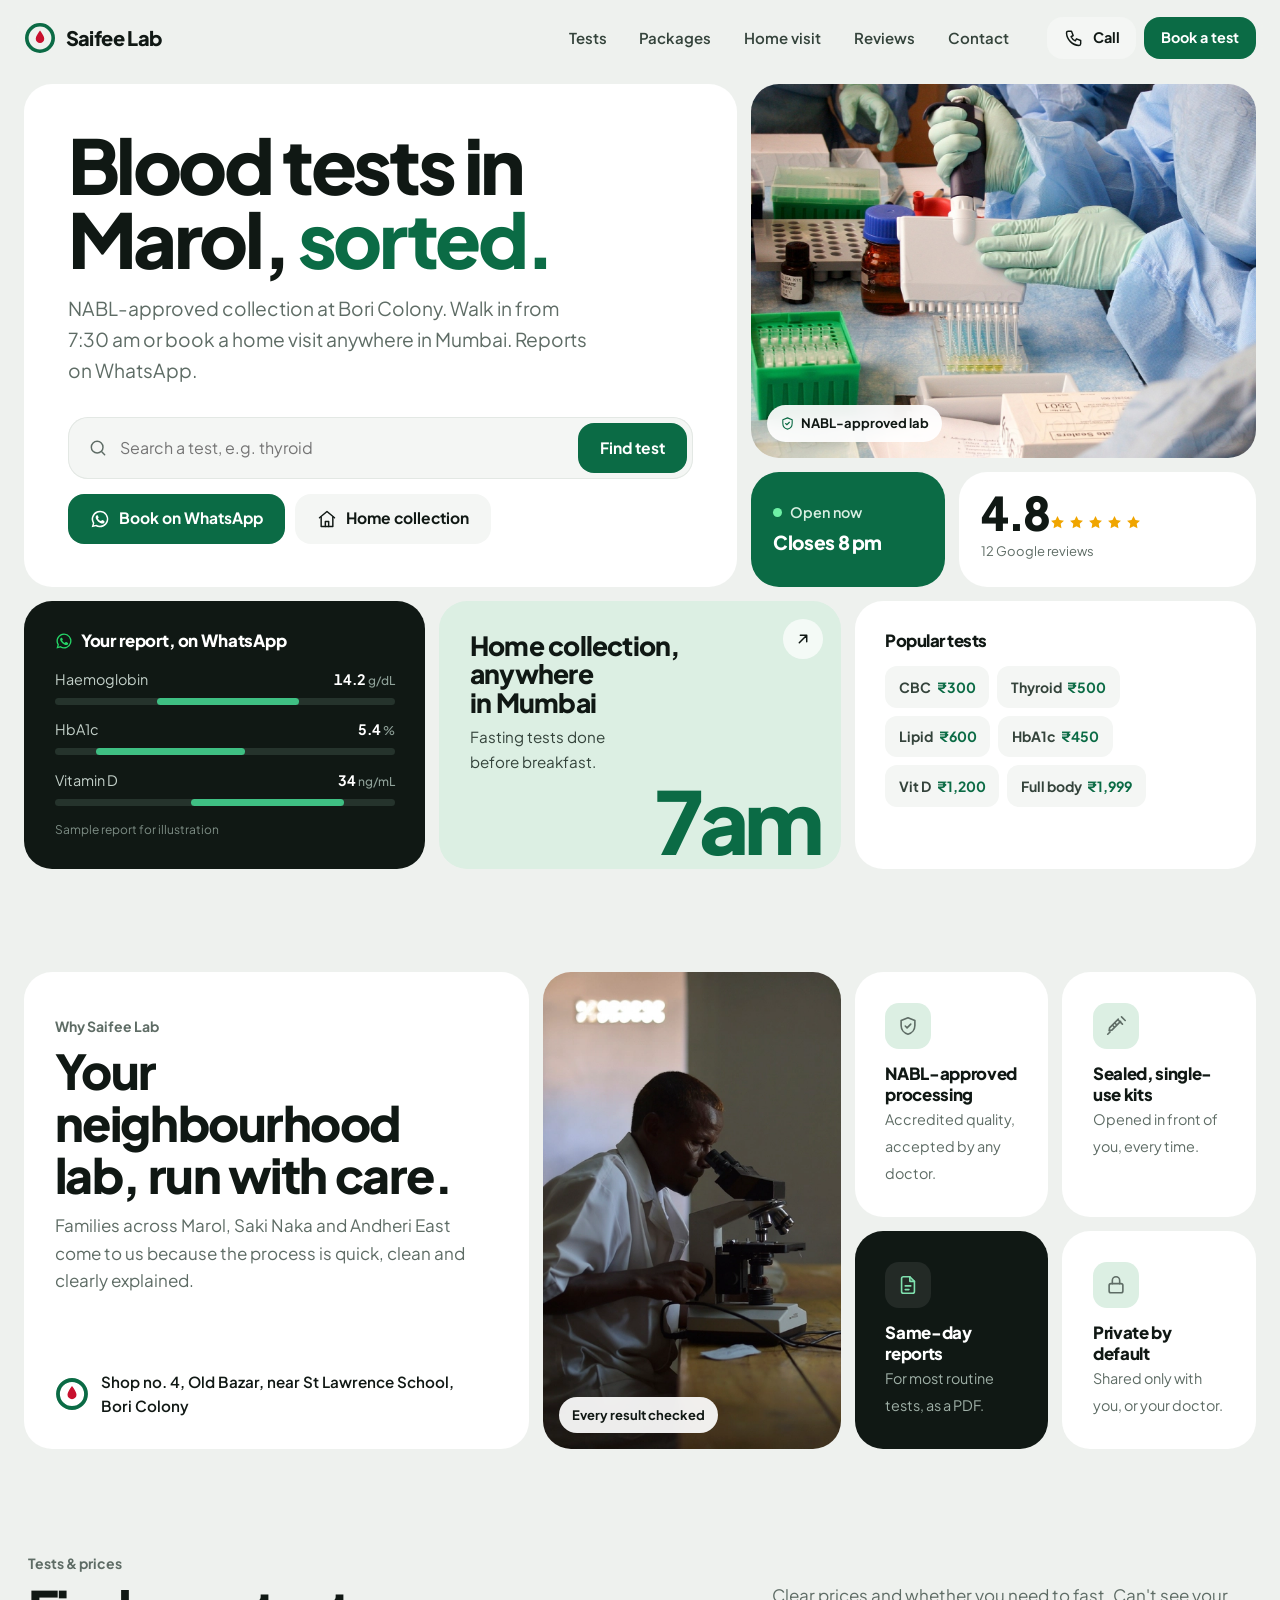
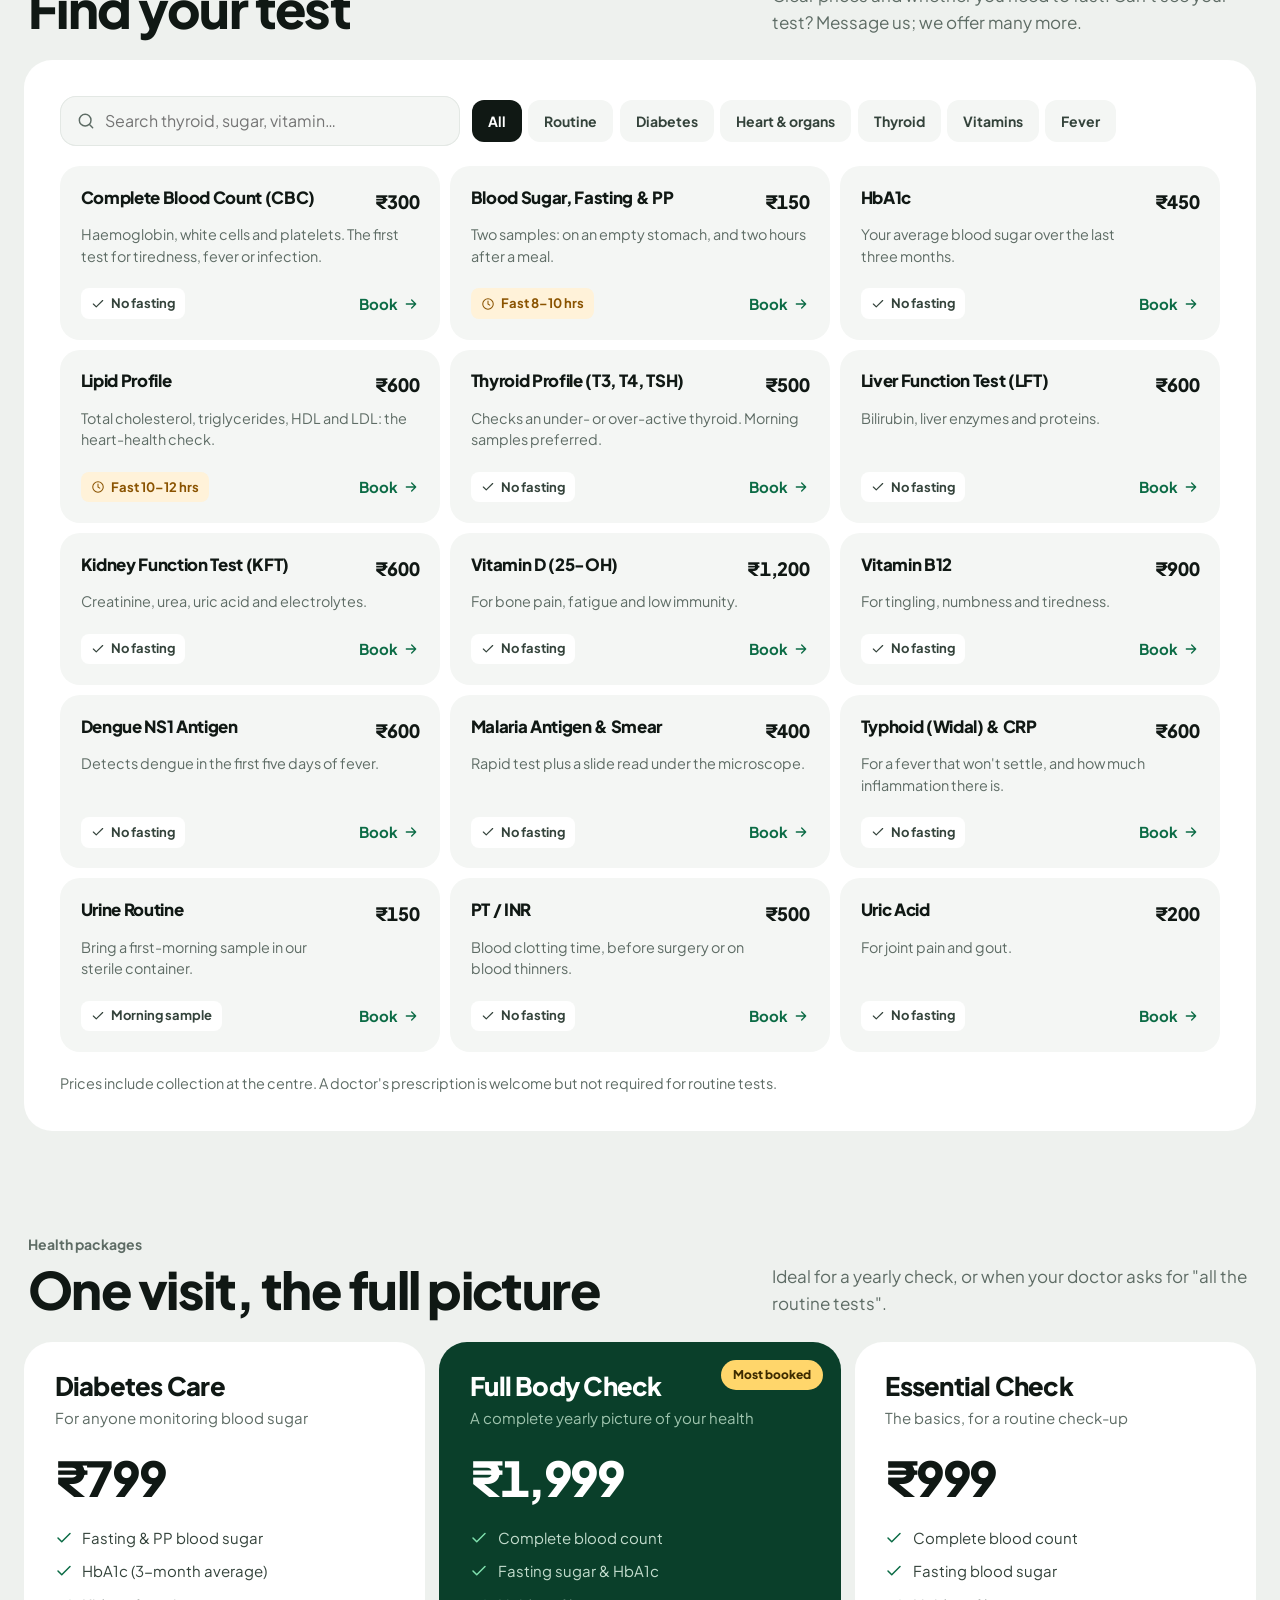
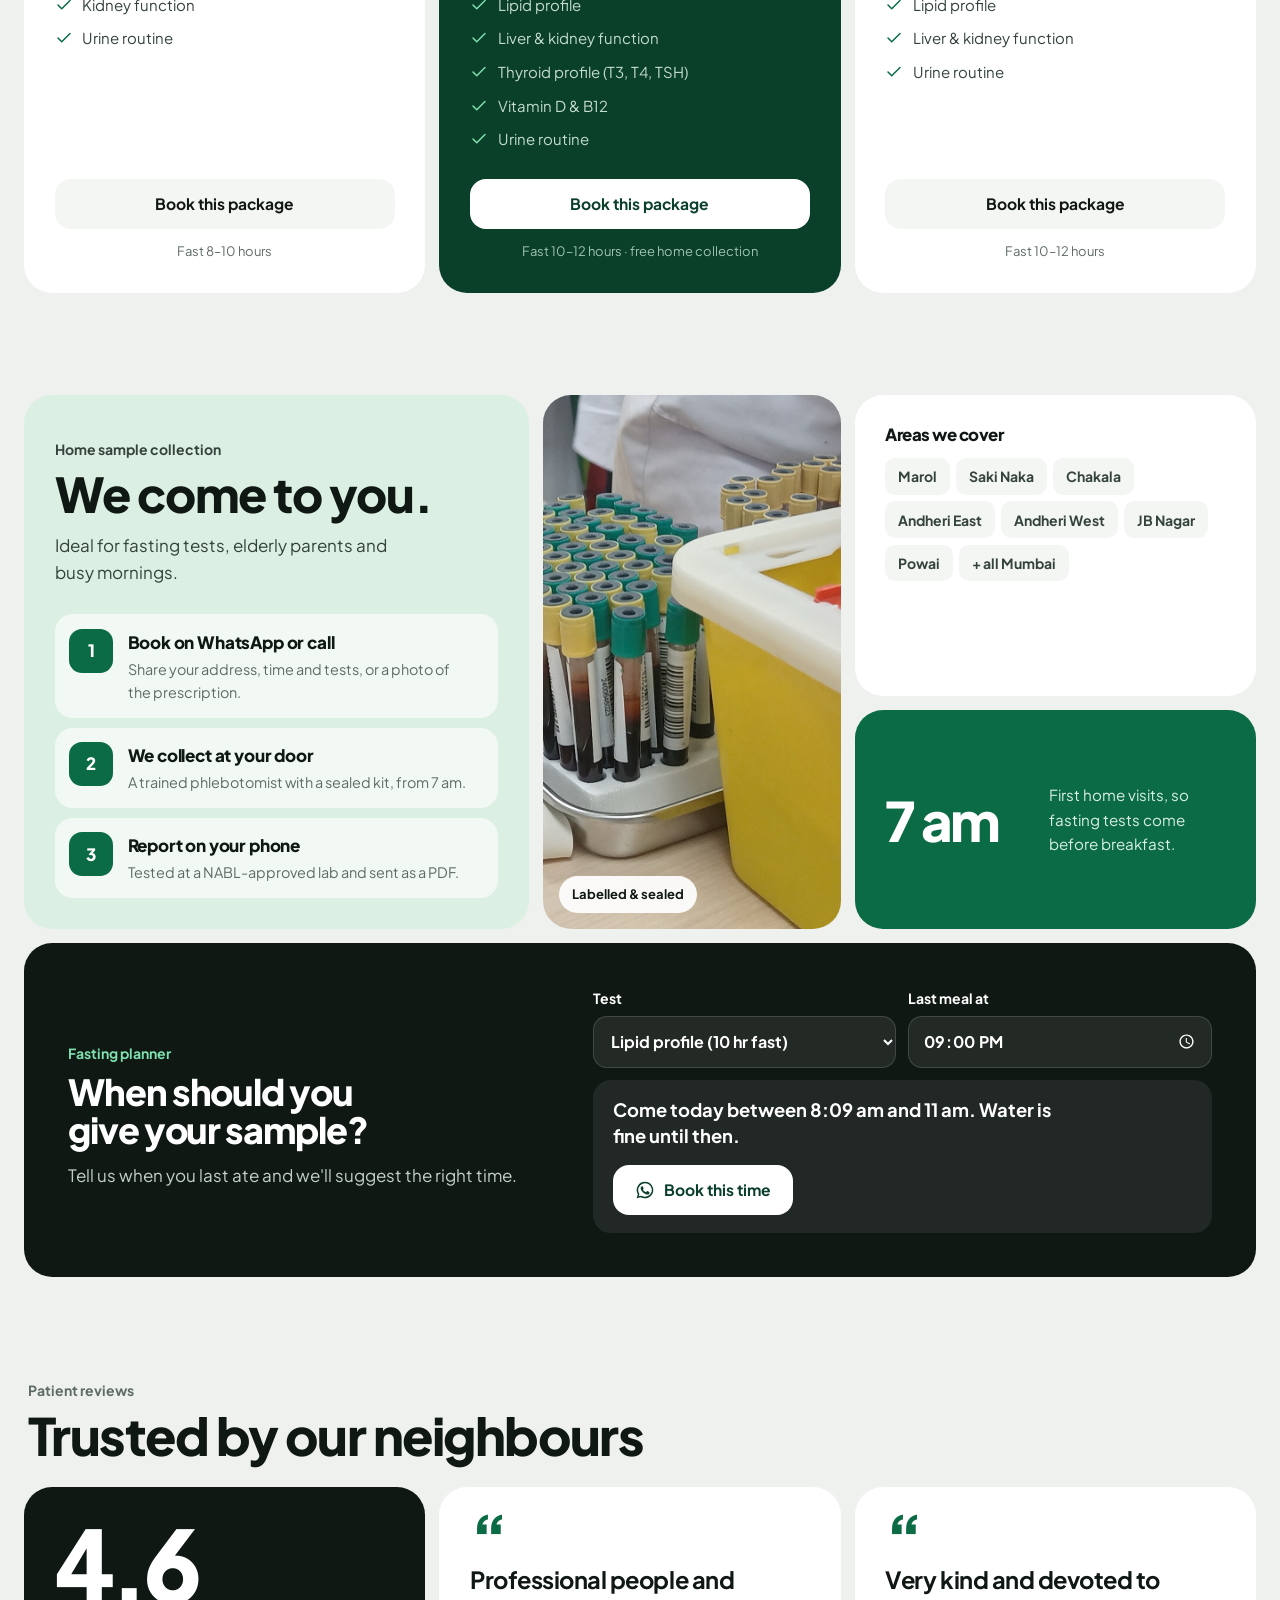
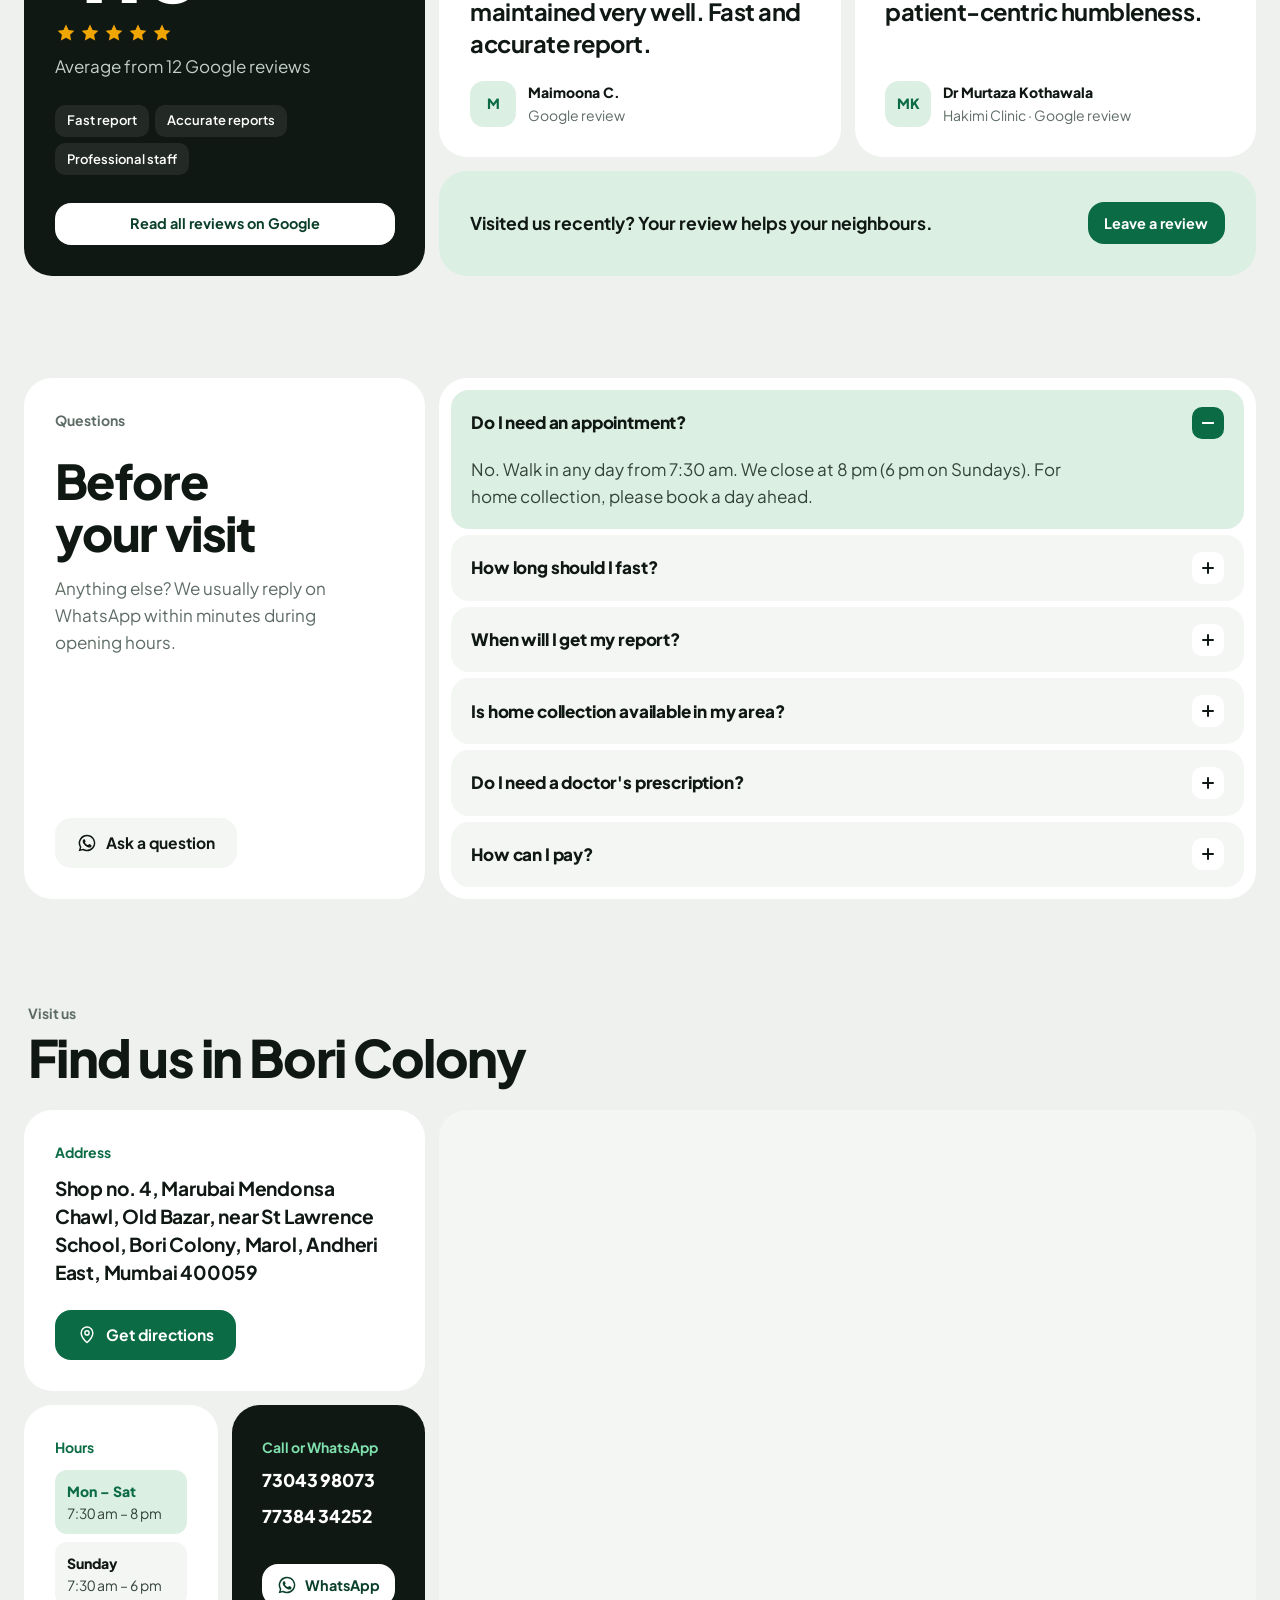
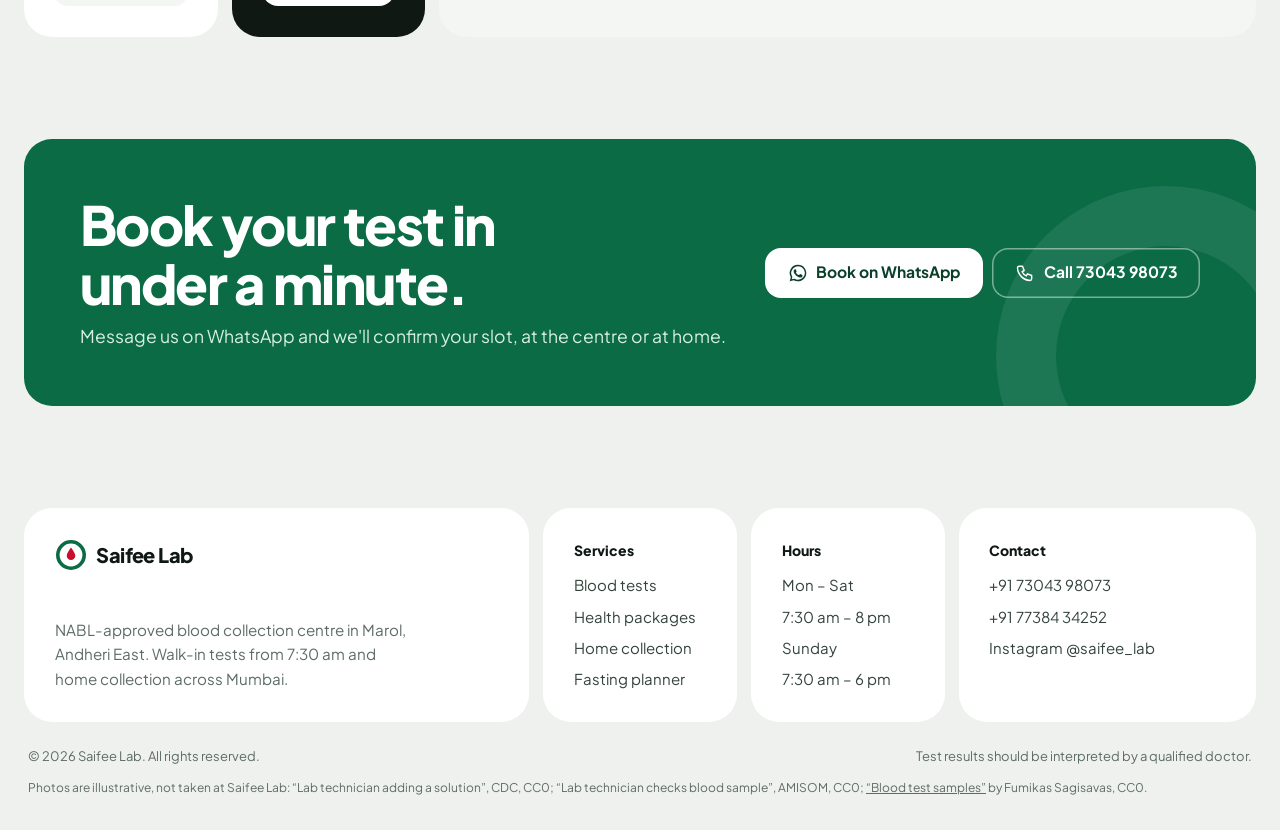
<file: v2/index.html>
<!doctype html>
<html lang="en-IN">
<head>
<meta charset="utf-8">
<meta name="viewport" content="width=device-width, initial-scale=1">
<title>Saifee Lab | NABL-approved blood tests in Marol, Andheri East</title>
<meta name="description" content="Saifee Lab is a NABL-approved blood collection centre at Bori Colony, Marol, Andheri East. Walk in from 7:30 am, or book home sample collection anywhere in Mumbai. Reports on WhatsApp.">
<meta name="theme-color" content="#eef1ee">
<meta property="og:type" content="website">
<meta property="og:title" content="Saifee Lab | Blood tests in Marol, Andheri East">
<meta property="og:description" content="NABL-approved blood tests. Walk in from 7:30 am or book a home visit anywhere in Mumbai.">
<meta property="og:image" content="../assets/lab-technician-adding-a-solution.jpg">
<link rel="icon" href="data:image/svg+xml,%3Csvg xmlns='http://www.w3.org/2000/svg' viewBox='0 0 40 40'%3E%3Ccircle cx='20' cy='20' r='16' fill='none' stroke='%230b6b45' stroke-width='5'/%3E%3Cpath d='M20 11c3 4.3 5 7.4 5 10a5 5 0 0 1-10 0c0-2.6 2-5.7 5-10z' fill='%23c8102e'/%3E%3C/svg%3E">
<script>document.documentElement.classList.add('js')</script>
<link rel="preconnect" href="https://fonts.googleapis.com">
<link rel="preconnect" href="https://fonts.gstatic.com" crossorigin>
<link href="https://fonts.googleapis.com/css2?family=Plus+Jakarta+Sans:wght@400;500;600;700;800&display=swap" rel="stylesheet">
<link rel="stylesheet" href="styles.css">
<script type="application/ld+json">
{"@context":"https://schema.org","@type":"MedicalLaboratory","name":"Saifee Lab","telephone":["+917304398073","+917738434252"],"address":{"@type":"PostalAddress","streetAddress":"Shop no. 4, Marubai Mendonsa Chawl, Old Bazar, near St Lawrence School, Bori Colony, Marol","addressLocality":"Andheri East, Mumbai","postalCode":"400059","addressRegion":"Maharashtra","addressCountry":"IN"},"openingHoursSpecification":[{"@type":"OpeningHoursSpecification","dayOfWeek":["Monday","Tuesday","Wednesday","Thursday","Friday","Saturday"],"opens":"07:30","closes":"20:00"},{"@type":"OpeningHoursSpecification","dayOfWeek":"Sunday","opens":"07:30","closes":"18:00"}],"aggregateRating":{"@type":"AggregateRating","ratingValue":"4.8","reviewCount":"12"},"sameAs":["https://www.instagram.com/saifee_lab/"]}
</script>
</head>
<body>

<svg width="0" height="0" style="position:absolute" aria-hidden="true"><defs>
  <symbol id="i-check" viewBox="0 0 24 24" fill="none" stroke="currentColor" stroke-width="2" stroke-linecap="round" stroke-linejoin="round"><path d="M20 6 9 17l-5-5"/></symbol>
    <symbol id="i-clock" viewBox="0 0 24 24" fill="none" stroke="currentColor" stroke-width="1.75" stroke-linecap="round" stroke-linejoin="round"><circle cx="12" cy="12" r="9"/><path d="M12 7v5l3 2"/></symbol>
    <symbol id="i-home" viewBox="0 0 24 24" fill="none" stroke="currentColor" stroke-width="1.75" stroke-linecap="round" stroke-linejoin="round"><path d="M3 10.5 12 3l9 7.5"/><path d="M5 9.5V21h14V9.5"/><path d="M10 21v-6h4v6"/></symbol>
    <symbol id="i-shield" viewBox="0 0 24 24" fill="none" stroke="currentColor" stroke-width="1.75" stroke-linecap="round" stroke-linejoin="round"><path d="M12 3 4.5 6v5.5c0 4.6 3.2 8.4 7.5 9.5 4.3-1.1 7.5-4.9 7.5-9.5V6L12 3z"/><path d="m9 12 2 2 4-4"/></symbol>
    <symbol id="i-file" viewBox="0 0 24 24" fill="none" stroke="currentColor" stroke-width="1.75" stroke-linecap="round" stroke-linejoin="round"><path d="M14 3H7a2 2 0 0 0-2 2v14a2 2 0 0 0 2 2h10a2 2 0 0 0 2-2V8l-5-5z"/><path d="M14 3v5h5M9 13h6M9 17h4"/></symbol>
    <symbol id="i-drop" viewBox="0 0 24 24" fill="none" stroke="currentColor" stroke-width="1.75" stroke-linecap="round" stroke-linejoin="round"><path d="M12 3c3.5 4.6 6 8.1 6 11a6 6 0 0 1-12 0c0-2.9 2.5-6.4 6-11z"/></symbol>
    <symbol id="i-phone" viewBox="0 0 24 24" fill="none" stroke="currentColor" stroke-width="1.75" stroke-linecap="round" stroke-linejoin="round"><path d="M5 4h4l2 5-2.5 1.5a11 11 0 0 0 5 5L15 13l5 2v4a2 2 0 0 1-2 2A16 16 0 0 1 3 6a2 2 0 0 1 2-2z"/></symbol>
    <symbol id="i-wa" viewBox="0 0 24 24" fill="currentColor"><path d="M12 2a10 10 0 0 0-8.6 15.1L2 22l5-1.3A10 10 0 1 0 12 2zm0 18.2a8.2 8.2 0 0 1-4.2-1.2l-.3-.2-3 .8.8-2.9-.2-.3A8.2 8.2 0 1 1 12 20.2zm4.5-6.1c-.2-.1-1.5-.7-1.7-.8-.2-.1-.4-.1-.6.1l-.8 1c-.1.2-.3.2-.5.1a6.7 6.7 0 0 1-3.3-2.9c-.3-.4.3-.4.7-1.4.1-.2 0-.3 0-.4l-.8-1.8c-.2-.5-.4-.4-.6-.4h-.5a1 1 0 0 0-.7.3 3 3 0 0 0-.9 2.2 5.2 5.2 0 0 0 1.1 2.7 11.8 11.8 0 0 0 4.5 4c1.7.7 2.3.8 3.2.6.5-.1 1.5-.6 1.7-1.2.2-.6.2-1.1.2-1.2-.1-.1-.3-.2-.5-.3z"/></symbol>
    <symbol id="i-pin" viewBox="0 0 24 24" fill="none" stroke="currentColor" stroke-width="1.75" stroke-linecap="round" stroke-linejoin="round"><path d="M12 21s7-6.1 7-11.5a7 7 0 0 0-14 0C5 14.9 12 21 12 21z"/><circle cx="12" cy="9.5" r="2.5"/></symbol>
    <symbol id="i-search" viewBox="0 0 24 24" fill="none" stroke="currentColor" stroke-width="1.75" stroke-linecap="round"><circle cx="11" cy="11" r="7"/><path d="m20 20-3.5-3.5"/></symbol>
    <symbol id="i-star" viewBox="0 0 24 24" fill="currentColor"><path d="m12 2.8 2.8 5.8 6.3.9-4.6 4.4 1.1 6.3L12 17.2l-5.6 3 1.1-6.3L2.9 9.5l6.3-.9L12 2.8z"/></symbol>
    <symbol id="i-flask" viewBox="0 0 24 24" fill="none" stroke="currentColor" stroke-width="1.75" stroke-linecap="round" stroke-linejoin="round"><path d="M9 3h6M10 3v6L4.5 18.5A1.7 1.7 0 0 0 6 21h12a1.7 1.7 0 0 0 1.5-2.5L14 9V3"/><path d="M7 15h10"/></symbol>
    <symbol id="i-needle" viewBox="0 0 24 24" fill="none" stroke="currentColor" stroke-width="1.75" stroke-linecap="round" stroke-linejoin="round"><path d="m18 2 4 4M17 7l-9.5 9.5-3 .5.5-3L14.5 4.5M14 5l5 5M3 21l2.5-2.5M11 9l2 2M8.5 11.5l2 2"/></symbol>
    <symbol id="i-arrow" viewBox="0 0 24 24" fill="none" stroke="currentColor" stroke-width="2" stroke-linecap="round" stroke-linejoin="round"><path d="M5 12h14M13 6l6 6-6 6"/></symbol>
    <symbol id="i-menu" viewBox="0 0 24 24" fill="none" stroke="currentColor" stroke-width="1.75" stroke-linecap="round"><path d="M4 7h16M4 12h16M4 17h16"/></symbol>
    <symbol id="i-cal" viewBox="0 0 24 24" fill="none" stroke="currentColor" stroke-width="1.75" stroke-linecap="round" stroke-linejoin="round"><rect x="3.5" y="5" width="17" height="15.5" rx="2"/><path d="M3.5 10h17M8 3v4M16 3v4"/></symbol>
    <symbol id="i-user" viewBox="0 0 24 24" fill="none" stroke="currentColor" stroke-width="1.75" stroke-linecap="round" stroke-linejoin="round"><circle cx="12" cy="8" r="4"/><path d="M4 21a8 8 0 0 1 16 0"/></symbol>
    <symbol id="i-lock" viewBox="0 0 24 24" fill="none" stroke="currentColor" stroke-width="1.75" stroke-linecap="round" stroke-linejoin="round"><rect x="4.5" y="10.5" width="15" height="10" rx="2"/><path d="M8 10.5V7a4 4 0 0 1 8 0v3.5"/></symbol>
    <symbol id="logo" viewBox="0 0 40 40"><circle cx="20" cy="20" r="16.5" fill="none" stroke="#0b6b45" stroke-width="4.5"/><path d="M20 10.5c3.2 4.4 5.3 7.6 5.3 10.3a5.3 5.3 0 0 1-10.6 0c0-2.7 2.1-5.9 5.3-10.3z" fill="#c8102e"/></symbol>
  
</defs></svg>

<a class="skip" href="#main">Skip to content</a>

<header class="nav" data-nav>
  <div class="wrap">
    <a class="logo" href="#main" aria-label="Saifee Lab home"><svg aria-hidden="true"><use href="#logo"/></svg><b>Saifee Lab</b></a>
    <nav class="nav__links" id="navlinks" aria-label="Main">
      <a href="#tests">Tests</a>
      <a href="#packages">Packages</a>
      <a href="#home-collection">Home visit</a>
      <a href="#reviews">Reviews</a>
      <a href="#visit">Contact</a>
    </nav>
    <div class="nav__cta">
      <a class="btn btn--soft btn--sm" href="tel:+917304398073"><svg><use href="#i-phone"/></svg>Call</a>
      <a class="btn btn--brand btn--sm" href="https://wa.me/917304398073?text=Hi%20Saifee%20Lab%2C%20I%27d%20like%20to%20book%20a%20test." target="_blank" rel="noopener">Book a test</a>
    </div>
    <button class="menu-btn" type="button" data-menu aria-controls="navlinks" aria-expanded="false"><svg aria-hidden="true"><use href="#i-menu"/></svg><span class="sr-only">Menu</span></button>
  </div>
</header>

<main id="main">

  <!-- Hero bento -->
  <section class="hero wrap" aria-label="Saifee Lab at a glance">
    <div class="bento">
      <div class="tile h-head" data-reveal>
        <div>
          <h1>Blood tests in Marol, <em>sorted.</em></h1>
          <p class="lede">NABL-approved collection at Bori Colony. Walk in from 7:30 am or book a home visit anywhere in Mumbai. Reports on WhatsApp.</p>
        </div>
        <div>
          <form class="finder-hero" data-hero-search role="search">
            <label><svg aria-hidden="true"><use href="#i-search"/></svg><span class="sr-only">Which test do you need?</span><input name="q" type="search" placeholder="Search a test, e.g. thyroid" list="test-names" autocomplete="off"></label>
            <button class="btn btn--brand" type="submit">Find test</button>
          </form>
          <datalist id="test-names"><option value="CBC"><option value="Thyroid"><option value="Lipid"><option value="HbA1c"><option value="Vitamin D"><option value="Vitamin B12"><option value="Dengue"><option value="Malaria"><option value="Liver"><option value="Kidney"><option value="Urine"><option value="Sugar"></datalist>
          <div class="hero__actions">
            <a class="btn btn--brand" href="https://wa.me/917304398073?text=Hi%20Saifee%20Lab%2C%20I%27d%20like%20to%20book%20a%20test." target="_blank" rel="noopener"><svg><use href="#i-wa"/></svg>Book on WhatsApp</a>
            <a class="btn btn--soft" href="#home-collection"><svg><use href="#i-home"/></svg>Home collection</a>
          </div>
        </div>
      </div>

      <figure class="tile tile--photo h-photo" data-reveal style="--d:1"><img src="../assets/lab-technician-adding-a-solution.jpg" width="1600" height="1067" alt="A laboratory technician pipetting samples" fetchpriority="high" style="object-position:40% 50%"><span class="tag-float"><svg><use href="#i-shield"/></svg>NABL-approved lab</span></figure>

      <div class="tile tile--brand h-open" data-reveal style="--d:2"><span class="state"><span class="dot" data-open-dot></span><span data-open-label>Today</span></span><b data-open-now>7:30 am – 8 pm</b></div>

      <a class="tile h-rate" href="#reviews" data-reveal style="--d:3"><b data-count="4.8" data-dec="1">4.8</b><span><span class="stars" aria-label="4.8 out of 5"><svg><use href="#i-star"/></svg><svg><use href="#i-star"/></svg><svg><use href="#i-star"/></svg><svg><use href="#i-star"/></svg><svg><use href="#i-star"/></svg></span><small>12 Google reviews</small></span></a>

      <div class="tile tile--night h-report" data-reveal data-report>
        <h3><svg><use href="#i-wa"/></svg>Your report, on WhatsApp</h3>
        <div class="res">Haemoglobin<b>14.2<small>g/dL</small></b><span class="bar"><i style="--a:30%;--w:42%;--n:0"></i></span></div>
        <div class="res">HbA1c<b>5.4<small>%</small></b><span class="bar"><i style="--a:12%;--w:44%;--n:1"></i></span></div>
        <div class="res">Vitamin D<b>34<small>ng/mL</small></b><span class="bar"><i style="--a:40%;--w:45%;--n:2"></i></span></div>
        <p class="illus">Sample report for illustration</p>
      </div>

      <a class="tile tile--mint h-home" href="#home-collection" data-reveal style="--d:1"><h3>Home collection, anywhere in Mumbai</h3><p>Fasting tests done before breakfast.</p><span class="big">7am</span><span class="go"><svg><use href="#i-arrow"/></svg></span></a>

      <div class="tile h-tests" data-reveal style="--d:2">
        <h3>Popular tests</h3>
        <div class="pchips">
          <button type="button" data-jump="CBC">CBC<b>₹300</b></button>
          <button type="button" data-jump="Thyroid">Thyroid<b>₹500</b></button>
          <button type="button" data-jump="Lipid">Lipid<b>₹600</b></button>
          <button type="button" data-jump="HbA1c">HbA1c<b>₹450</b></button>
          <button type="button" data-jump="Vitamin D">Vit D<b>₹1,200</b></button>
          <button type="button" data-jump-pkg>Full body<b>₹1,999</b></button>
        </div>
      </div>
    </div>
  </section>

  <!-- Why -->
  <section class="section wrap" aria-labelledby="why-h">
    <div class="bento">
      <div class="tile why-a" data-reveal>
        <div><p class="eyebrow">Why Saifee Lab</p><h2 id="why-h">Your neighbourhood lab, run with care.</h2><p>Families across Marol, Saki Naka and Andheri East come to us because the process is quick, clean and clearly explained.</p></div>
        <p class="addr"><svg aria-hidden="true"><use href="#logo"/></svg>Shop no. 4, Old Bazar, near St Lawrence School, Bori Colony</p>
      </div>
      <figure class="tile tile--photo why-photo" data-reveal style="--d:1"><img src="../assets/lab-technician-checks-blood-sample.webp" width="1024" height="682" alt="A technician examining a sample under a microscope" loading="lazy" style="object-position:30% 50%"><span class="tag-float">Every result checked</span></figure>
      <div class="tile feat" data-reveal style="--d:2"><span class="ico"><svg><use href="#i-shield"/></svg></span><div><b>NABL-approved processing</b><span>Accredited quality, accepted by any doctor.</span></div></div>
      <div class="tile feat" data-reveal style="--d:3"><span class="ico"><svg><use href="#i-needle"/></svg></span><div><b>Sealed, single-use kits</b><span>Opened in front of you, every time.</span></div></div>
      <div class="tile tile--night feat" data-reveal style="--d:2"><span class="ico"><svg><use href="#i-file"/></svg></span><div><b>Same-day reports</b><span>For most routine tests, as a PDF.</span></div></div>
      <div class="tile feat" data-reveal style="--d:3"><span class="ico"><svg><use href="#i-lock"/></svg></span><div><b>Private by default</b><span>Shared only with you, or your doctor.</span></div></div>
    </div>
  </section>

  <!-- Tests -->
  <section class="section wrap" id="tests" aria-labelledby="tests-h">
    <div class="sec-title"><div><p class="eyebrow">Tests &amp; prices</p><h2 id="tests-h">Find your test</h2></div><p>Clear prices and whether you need to fast. Can't see your test? Message us; we offer many more.</p></div>
    <div class="bento">
      <div class="tile tests-tile" data-reveal>
        <div class="finder">
          <label class="search"><span class="sr-only">Search tests</span><svg aria-hidden="true"><use href="#i-search"/></svg><input type="search" placeholder="Search thyroid, sugar, vitamin…" data-test-search autocomplete="off"></label>
          <div class="chips" role="group" aria-label="Filter by category">
            <button class="chip" type="button" data-cat="all" aria-pressed="true">All</button>
            <button class="chip" type="button" data-cat="routine" aria-pressed="false">Routine</button>
            <button class="chip" type="button" data-cat="diabetes" aria-pressed="false">Diabetes</button>
            <button class="chip" type="button" data-cat="heart" aria-pressed="false">Heart &amp; organs</button>
            <button class="chip" type="button" data-cat="thyroid" aria-pressed="false">Thyroid</button>
            <button class="chip" type="button" data-cat="vitamins" aria-pressed="false">Vitamins</button>
            <button class="chip" type="button" data-cat="fever" aria-pressed="false">Fever</button>
          </div>
        </div>
        <div class="tests is-collapsed" data-tests>
          <article class="test" data-cat="routine" data-reveal><div class="test__top"><h3>Complete Blood Count (CBC)</h3><span class="test__price">₹300</span></div><p>Haemoglobin, white cells and platelets. The first test for tiredness, fever or infection.</p><div class="test__meta"><span class="tag"><svg><use href="#i-check"/></svg>No fasting</span><a class="textlink" href="https://wa.me/917304398073?text=Hi%2C%20I%27d%20like%20to%20book%20a%20CBC." target="_blank" rel="noopener">Book<svg><use href="#i-arrow"/></svg></a></div></article>
        <article class="test" data-cat="diabetes" data-reveal style="--d:1"><div class="test__top"><h3>Blood Sugar, Fasting &amp; PP</h3><span class="test__price">₹150</span></div><p>Two samples: on an empty stomach, and two hours after a meal.</p><div class="test__meta"><span class="tag tag--fast"><svg><use href="#i-clock"/></svg>Fast 8–10 hrs</span><a class="textlink" href="https://wa.me/917304398073?text=Hi%2C%20I%27d%20like%20to%20book%20a%20fasting%20sugar%20test." target="_blank" rel="noopener">Book<svg><use href="#i-arrow"/></svg></a></div></article>
        <article class="test" data-cat="diabetes" data-reveal style="--d:2"><div class="test__top"><h3>HbA1c</h3><span class="test__price">₹450</span></div><p>Your average blood sugar over the last three months.</p><div class="test__meta"><span class="tag"><svg><use href="#i-check"/></svg>No fasting</span><a class="textlink" href="https://wa.me/917304398073?text=Hi%2C%20I%27d%20like%20to%20book%20an%20HbA1c%20test." target="_blank" rel="noopener">Book<svg><use href="#i-arrow"/></svg></a></div></article>
        <article class="test" data-cat="heart" data-reveal><div class="test__top"><h3>Lipid Profile</h3><span class="test__price">₹600</span></div><p>Total cholesterol, triglycerides, HDL and LDL: the heart-health check.</p><div class="test__meta"><span class="tag tag--fast"><svg><use href="#i-clock"/></svg>Fast 10–12 hrs</span><a class="textlink" href="https://wa.me/917304398073?text=Hi%2C%20I%27d%20like%20to%20book%20a%20lipid%20profile." target="_blank" rel="noopener">Book<svg><use href="#i-arrow"/></svg></a></div></article>
        <article class="test" data-cat="thyroid" data-reveal style="--d:1"><div class="test__top"><h3>Thyroid Profile (T3, T4, TSH)</h3><span class="test__price">₹500</span></div><p>Checks an under- or over-active thyroid. Morning samples preferred.</p><div class="test__meta"><span class="tag"><svg><use href="#i-check"/></svg>No fasting</span><a class="textlink" href="https://wa.me/917304398073?text=Hi%2C%20I%27d%20like%20to%20book%20a%20thyroid%20profile." target="_blank" rel="noopener">Book<svg><use href="#i-arrow"/></svg></a></div></article>
        <article class="test" data-cat="heart" data-reveal style="--d:2"><div class="test__top"><h3>Liver Function Test (LFT)</h3><span class="test__price">₹600</span></div><p>Bilirubin, liver enzymes and proteins.</p><div class="test__meta"><span class="tag"><svg><use href="#i-check"/></svg>No fasting</span><a class="textlink" href="https://wa.me/917304398073?text=Hi%2C%20I%27d%20like%20to%20book%20an%20LFT." target="_blank" rel="noopener">Book<svg><use href="#i-arrow"/></svg></a></div></article>
        <article class="test" data-cat="heart" data-reveal><div class="test__top"><h3>Kidney Function Test (KFT)</h3><span class="test__price">₹600</span></div><p>Creatinine, urea, uric acid and electrolytes.</p><div class="test__meta"><span class="tag"><svg><use href="#i-check"/></svg>No fasting</span><a class="textlink" href="https://wa.me/917304398073?text=Hi%2C%20I%27d%20like%20to%20book%20a%20KFT." target="_blank" rel="noopener">Book<svg><use href="#i-arrow"/></svg></a></div></article>
        <article class="test" data-cat="vitamins" data-reveal style="--d:1"><div class="test__top"><h3>Vitamin D (25-OH)</h3><span class="test__price">₹1,200</span></div><p>For bone pain, fatigue and low immunity.</p><div class="test__meta"><span class="tag"><svg><use href="#i-check"/></svg>No fasting</span><a class="textlink" href="https://wa.me/917304398073?text=Hi%2C%20I%27d%20like%20to%20book%20a%20Vitamin%20D%20test." target="_blank" rel="noopener">Book<svg><use href="#i-arrow"/></svg></a></div></article>
        <article class="test" data-cat="vitamins" data-reveal style="--d:2"><div class="test__top"><h3>Vitamin B12</h3><span class="test__price">₹900</span></div><p>For tingling, numbness and tiredness.</p><div class="test__meta"><span class="tag"><svg><use href="#i-check"/></svg>No fasting</span><a class="textlink" href="https://wa.me/917304398073?text=Hi%2C%20I%27d%20like%20to%20book%20a%20Vitamin%20B12%20test." target="_blank" rel="noopener">Book<svg><use href="#i-arrow"/></svg></a></div></article>
        <article class="test" data-cat="fever" data-reveal><div class="test__top"><h3>Dengue NS1 Antigen</h3><span class="test__price">₹600</span></div><p>Detects dengue in the first five days of fever.</p><div class="test__meta"><span class="tag"><svg><use href="#i-check"/></svg>No fasting</span><a class="textlink" href="https://wa.me/917304398073?text=Hi%2C%20I%27d%20like%20to%20book%20a%20Dengue%20NS1%20test." target="_blank" rel="noopener">Book<svg><use href="#i-arrow"/></svg></a></div></article>
        <article class="test" data-cat="fever" data-reveal style="--d:1"><div class="test__top"><h3>Malaria Antigen &amp; Smear</h3><span class="test__price">₹400</span></div><p>Rapid test plus a slide read under the microscope.</p><div class="test__meta"><span class="tag"><svg><use href="#i-check"/></svg>No fasting</span><a class="textlink" href="https://wa.me/917304398073?text=Hi%2C%20I%27d%20like%20to%20book%20a%20malaria%20test." target="_blank" rel="noopener">Book<svg><use href="#i-arrow"/></svg></a></div></article>
        <article class="test" data-cat="fever" data-reveal style="--d:2"><div class="test__top"><h3>Typhoid (Widal) &amp; CRP</h3><span class="test__price">₹600</span></div><p>For a fever that won't settle, and how much inflammation there is.</p><div class="test__meta"><span class="tag"><svg><use href="#i-check"/></svg>No fasting</span><a class="textlink" href="https://wa.me/917304398073?text=Hi%2C%20I%27d%20like%20to%20book%20a%20Widal%20and%20CRP%20test." target="_blank" rel="noopener">Book<svg><use href="#i-arrow"/></svg></a></div></article>
        <article class="test" data-cat="routine" data-reveal><div class="test__top"><h3>Urine Routine</h3><span class="test__price">₹150</span></div><p>Bring a first-morning sample in our sterile container.</p><div class="test__meta"><span class="tag"><svg><use href="#i-check"/></svg>Morning sample</span><a class="textlink" href="https://wa.me/917304398073?text=Hi%2C%20I%27d%20like%20to%20book%20a%20urine%20routine." target="_blank" rel="noopener">Book<svg><use href="#i-arrow"/></svg></a></div></article>
        <article class="test" data-cat="routine" data-reveal style="--d:1"><div class="test__top"><h3>PT / INR</h3><span class="test__price">₹500</span></div><p>Blood clotting time, before surgery or on blood thinners.</p><div class="test__meta"><span class="tag"><svg><use href="#i-check"/></svg>No fasting</span><a class="textlink" href="https://wa.me/917304398073?text=Hi%2C%20I%27d%20like%20to%20book%20a%20PT%2FINR%20test." target="_blank" rel="noopener">Book<svg><use href="#i-arrow"/></svg></a></div></article>
        <article class="test" data-cat="heart" data-reveal style="--d:2"><div class="test__top"><h3>Uric Acid</h3><span class="test__price">₹200</span></div><p>For joint pain and gout.</p><div class="test__meta"><span class="tag"><svg><use href="#i-check"/></svg>No fasting</span><a class="textlink" href="https://wa.me/917304398073?text=Hi%2C%20I%27d%20like%20to%20book%20a%20uric%20acid%20test." target="_blank" rel="noopener">Book<svg><use href="#i-arrow"/></svg></a></div></article>
      
        </div>
        <button class="btn btn--soft btn--block more" type="button" data-more>Show all 15 tests</button>
        <p class="empty" data-empty>No test matches that search. <a class="textlink" href="https://wa.me/917304398073?text=Hi%2C%20do%20you%20offer%20this%20test%3F" target="_blank" rel="noopener">Ask us on WhatsApp<svg><use href="#i-arrow"/></svg></a></p>
        <p class="note">Prices include collection at the centre. A doctor's prescription is welcome but not required for routine tests.</p>
      </div>
    </div>
  </section>

  <!-- Packages -->
  <section class="section wrap" id="packages" aria-labelledby="pkg-h">
    <div class="sec-title"><div><p class="eyebrow">Health packages</p><h2 id="pkg-h">One visit, the full picture</h2></div><p>Ideal for a yearly check, or when your doctor asks for "all the routine tests".</p></div>
    <div class="bento">
      <article class="tile pkg" data-reveal>
        <h3>Diabetes Care</h3><p class="pkg__for">For anyone monitoring blood sugar</p><p class="pkg__price">₹799</p>
        <ul class="plain"><li><svg><use href="#i-check"/></svg>Fasting &amp; PP blood sugar</li><li><svg><use href="#i-check"/></svg>HbA1c (3-month average)</li><li><svg><use href="#i-check"/></svg>Kidney function</li><li><svg><use href="#i-check"/></svg>Urine routine</li></ul>
        <a class="btn btn--soft btn--block" href="https://wa.me/917304398073?text=Hi%2C%20I%27d%20like%20to%20book%20the%20Diabetes%20Care%20package." target="_blank" rel="noopener">Book this package</a><p class="pkg__note">Fast 8–10 hours</p>
      </article>
      <article class="tile pkg pkg--hero" id="pkg-full" data-reveal style="--d:1">
        <span class="pkg__flag">Most booked</span>
        <h3>Full Body Check</h3><p class="pkg__for">A complete yearly picture of your health</p><p class="pkg__price">₹1,999</p>
        <ul class="plain"><li><svg><use href="#i-check"/></svg>Complete blood count</li><li><svg><use href="#i-check"/></svg>Fasting sugar &amp; HbA1c</li><li><svg><use href="#i-check"/></svg>Lipid profile</li><li><svg><use href="#i-check"/></svg>Liver &amp; kidney function</li><li><svg><use href="#i-check"/></svg>Thyroid profile (T3, T4, TSH)</li><li><svg><use href="#i-check"/></svg>Vitamin D &amp; B12</li><li><svg><use href="#i-check"/></svg>Urine routine</li></ul>
        <a class="btn btn--white btn--block" href="https://wa.me/917304398073?text=Hi%2C%20I%27d%20like%20to%20book%20the%20Full%20Body%20Check." target="_blank" rel="noopener">Book this package</a><p class="pkg__note">Fast 10–12 hours · free home collection</p>
      </article>
      <article class="tile pkg" data-reveal style="--d:2">
        <h3>Essential Check</h3><p class="pkg__for">The basics, for a routine check-up</p><p class="pkg__price">₹999</p>
        <ul class="plain"><li><svg><use href="#i-check"/></svg>Complete blood count</li><li><svg><use href="#i-check"/></svg>Fasting blood sugar</li><li><svg><use href="#i-check"/></svg>Lipid profile</li><li><svg><use href="#i-check"/></svg>Liver &amp; kidney function</li><li><svg><use href="#i-check"/></svg>Urine routine</li></ul>
        <a class="btn btn--soft btn--block" href="https://wa.me/917304398073?text=Hi%2C%20I%27d%20like%20to%20book%20the%20Essential%20Check." target="_blank" rel="noopener">Book this package</a><p class="pkg__note">Fast 10–12 hours</p>
      </article>
    </div>
  </section>

  <!-- Home collection -->
  <section class="section wrap" id="home-collection" aria-labelledby="home-h">
    <div class="bento">
      <div class="tile tile--mint home-a" data-reveal>
        <p class="eyebrow">Home sample collection</p>
        <h2 id="home-h">We come to you.</h2>
        <p>Ideal for fasting tests, elderly parents and busy mornings.</p>
        <ol class="steps plain">
          <li><div><b>Book on WhatsApp or call</b><p>Share your address, time and tests, or a photo of the prescription.</p></div></li>
          <li><div><b>We collect at your door</b><p>A trained phlebotomist with a sealed kit, from 7 am.</p></div></li>
          <li><div><b>Report on your phone</b><p>Tested at a NABL-approved lab and sent as a PDF.</p></div></li>
        </ol>
      </div>
      <figure class="tile tile--photo home-photo" data-reveal style="--d:1"><img src="../assets/blood-test-samples.jpg" width="1600" height="1200" alt="Labelled blood sample tubes in a rack" loading="lazy"><span class="tag-float">Labelled &amp; sealed</span></figure>
      <div class="tile home-areas" data-reveal style="--d:2"><h3>Areas we cover</h3><div class="areas"><span>Marol</span><span>Saki Naka</span><span>Chakala</span><span>Andheri East</span><span>Andheri West</span><span>JB Nagar</span><span>Powai</span><span>+ all Mumbai</span></div></div>
      <div class="tile tile--brand home-time" data-reveal style="--d:3"><b>7 am</b><span>First home visits, so fasting tests come before breakfast.</span></div>

      <div class="tile tile--night planner" id="planner" data-reveal>
        <div>
          <p class="eyebrow">Fasting planner</p>
          <h3>When should you give your sample?</h3>
          <p>Tell us when you last ate and we'll suggest the right time.</p>
        </div>
        <form data-fast>
          <label>Test
            <select name="test">
              <option value="10" data-name="lipid profile">Lipid profile (10 hr fast)</option>
              <option value="8" data-name="fasting sugar test">Fasting blood sugar (8 hr fast)</option>
              <option value="10" data-name="Full Body Check">Full Body Check (10 hr fast)</option>
              <option value="0" data-name="blood test">CBC, thyroid, vitamins (no fast)</option>
            </select>
          </label>
          <label>Last meal at <input type="time" name="meal" value="21:00"></label>
          <div class="planner__out">
            <output data-fast-out aria-live="polite">Fasting sugar needs 8–10 hours without food, a lipid profile 10–12. We open at 7:30 am every day.</output>
            <a class="btn btn--white" data-fast-book href="https://wa.me/917304398073" target="_blank" rel="noopener"><svg><use href="#i-wa"/></svg>Book this time</a>
          </div>
        </form>
      </div>
    </div>
  </section>

  <!-- Reviews -->
  <section class="section wrap" id="reviews" aria-labelledby="rev-h">
    <div class="sec-title"><div><p class="eyebrow">Patient reviews</p><h2 id="rev-h">Trusted by our neighbours</h2></div></div>
    <div class="bento">
      <div class="tile tile--night score" data-reveal>
        <b data-count="4.8" data-dec="1">4.8</b>
        <span class="stars" aria-label="4.8 out of 5"><svg><use href="#i-star"/></svg><svg><use href="#i-star"/></svg><svg><use href="#i-star"/></svg><svg><use href="#i-star"/></svg><svg><use href="#i-star"/></svg></span>
        <p>Average from 12 Google reviews</p>
        <div class="score__tags"><span>Fast report</span><span>Accurate reports</span><span>Professional staff</span></div>
        <a class="btn btn--white btn--sm" href="https://www.google.com/maps/search/?api=1&query=Saifee+lab+Marol+Andheri+East" target="_blank" rel="noopener">Read all reviews on Google</a>
      </div>
      <figure class="tile quote" data-reveal style="--d:1"><span class="q" aria-hidden="true">“</span><blockquote>Professional people and maintained very well. Fast and accurate report.</blockquote><figcaption><span class="avatar">M</span><span><b>Maimoona C.</b>Google review</span></figcaption></figure>
      <figure class="tile quote" data-reveal style="--d:2"><span class="q" aria-hidden="true">“</span><blockquote>Very kind and devoted to patient-centric humbleness.</blockquote><figcaption><span class="avatar">MK</span><span><b>Dr Murtaza Kothawala</b>Hakimi Clinic · Google review</span></figcaption></figure>
      <div class="tile tile--mint rev-cta" data-reveal style="--d:3"><p>Visited us recently? Your review helps your neighbours.</p><a class="btn btn--brand btn--sm" href="https://www.google.com/maps/search/?api=1&query=Saifee+lab+Marol+Andheri+East" target="_blank" rel="noopener">Leave a review</a></div>
    </div>
  </section>

  <!-- FAQ -->
  <section class="section wrap" aria-labelledby="faq-h">
    <div class="bento">
      <div class="tile faq-a" data-reveal>
        <p class="eyebrow">Questions</p>
        <h2 id="faq-h">Before your visit</h2>
        <p>Anything else? We usually reply on WhatsApp within minutes during opening hours.</p>
        <a class="btn btn--soft" href="https://wa.me/917304398073" target="_blank" rel="noopener"><svg><use href="#i-wa"/></svg>Ask a question</a>
      </div>
      <div class="tile faq-list" data-reveal style="--d:1">
        <details name="faq" open><summary>Do I need an appointment?<i></i></summary><p>No. Walk in any day from 7:30 am. We close at 8 pm (6 pm on Sundays). For home collection, please book a day ahead.</p></details>
        <details name="faq"><summary>How long should I fast?<i></i></summary><p>8–10 hours for fasting sugar and 10–12 hours for a lipid profile or full body check. Plain water is fine. Continue your regular medicines unless your doctor advises otherwise.</p></details>
        <details name="faq"><summary>When will I get my report?<i></i></summary><p>Most routine reports the same day, as a PDF on WhatsApp. Specialised tests such as vitamins may take 24–48 hours.</p></details>
        <details name="faq"><summary>Is home collection available in my area?<i></i></summary><p>We collect across Mumbai, including Marol, Saki Naka, Chakala, Andheri, JB Nagar and Powai. Message us your area to confirm a slot.</p></details>
        <details name="faq"><summary>Do I need a doctor's prescription?<i></i></summary><p>Not for routine tests. If you have one, bring it so we run exactly what your doctor requested.</p></details>
        <details name="faq"><summary>How can I pay?<i></i></summary><p>Cash or UPI at the centre, or to our phlebotomist during a home visit.</p></details>
      </div>
    </div>
  </section>

  <!-- Visit -->
  <section class="section wrap" id="visit" aria-labelledby="visit-h">
    <div class="sec-title"><div><p class="eyebrow">Visit us</p><h2 id="visit-h">Find us in Bori Colony</h2></div></div>
    <div class="bento">
      <div class="tile v-addr" data-reveal><p class="eyebrow">Address</p><address>Shop no. 4, Marubai Mendonsa Chawl, Old Bazar, near St Lawrence School, Bori Colony, Marol, Andheri East, Mumbai 400059</address><a class="btn btn--brand" href="https://www.google.com/maps/dir/?api=1&destination=Saifee+lab+Marol+Andheri+East+Mumbai" target="_blank" rel="noopener"><svg><use href="#i-pin"/></svg>Get directions</a></div>
      <div class="tile v-map" data-reveal style="--d:1"><iframe title="Map showing Saifee Lab in Marol, Andheri East" src="https://www.google.com/maps?q=Saifee+lab,+Marol,+Andheri+East,+Mumbai&output=embed" loading="lazy" referrerpolicy="no-referrer-when-downgrade"></iframe></div>
      <div class="tile v-hours" data-reveal style="--d:2"><p class="eyebrow">Hours</p><ul class="plain" data-hours><li data-days="1,2,3,4,5,6"><b>Mon – Sat</b>7:30 am – 8 pm</li><li data-days="0"><b>Sunday</b>7:30 am – 6 pm</li></ul></div>
      <div class="tile tile--night v-call" data-reveal style="--d:3"><p class="eyebrow">Call or WhatsApp</p><a class="ph" href="tel:+917304398073">73043 98073</a><a class="ph" href="tel:+917738434252">77384 34252</a><a class="btn btn--white btn--sm" href="https://wa.me/917304398073" target="_blank" rel="noopener"><svg><use href="#i-wa"/></svg>WhatsApp</a></div>
    </div>
  </section>

  <section class="section wrap" aria-label="Book a test">
    <div class="bento">
      <div class="tile tile--brand cta" data-reveal>
        <div><h2>Book your test in under a minute.</h2><p>Message us on WhatsApp and we'll confirm your slot, at the centre or at home.</p></div>
        <div class="cta__act">
          <a class="btn btn--white" href="https://wa.me/917304398073?text=Hi%20Saifee%20Lab%2C%20I%27d%20like%20to%20book%20a%20test." target="_blank" rel="noopener"><svg><use href="#i-wa"/></svg>Book on WhatsApp</a>
          <a class="btn btn--line" href="tel:+917304398073"><svg><use href="#i-phone"/></svg>Call 73043 98073</a>
        </div>
      </div>
    </div>
  </section>
</main>

<footer class="footer wrap">
  <div class="bento">
    <div class="tile f-brand"><a class="logo" href="#main"><svg aria-hidden="true"><use href="#logo"/></svg><b>Saifee Lab</b></a><p>NABL-approved blood collection centre in Marol, Andheri East. Walk-in tests from 7:30 am and home collection across Mumbai.</p></div>
    <div class="tile f-col"><h4>Services</h4><ul class="plain"><li><a href="#tests">Blood tests</a></li><li><a href="#packages">Health packages</a></li><li><a href="#home-collection">Home collection</a></li><li><a href="#planner">Fasting planner</a></li></ul></div>
    <div class="tile f-col"><h4>Hours</h4><ul class="plain"><li>Mon – Sat</li><li>7:30 am – 8 pm</li><li>Sunday</li><li>7:30 am – 6 pm</li></ul></div>
    <div class="tile f-col"><h4>Contact</h4><ul class="plain"><li><a href="tel:+917304398073">+91 73043 98073</a></li><li><a href="tel:+917738434252">+91 77384 34252</a></li><li><a href="https://www.instagram.com/saifee_lab/" target="_blank" rel="noopener">Instagram @saifee_lab</a></li></ul></div>
  </div>
  <div class="f-base"><span>© <span data-year>2026</span> Saifee Lab. All rights reserved.</span><span>Test results should be interpreted by a qualified doctor.</span></div>
  <p class="credits">Photos are illustrative, not taken at Saifee Lab: “Lab technician adding a solution”, CDC, CC0; “Lab technician checks blood sample”, AMISOM, CC0; <a href="https://commons.wikimedia.org/wiki/File:Blood_test_samples.jpg">“Blood test samples”</a> by Fumikas Sagisavas, CC0.</p>
</footer>

<div class="dock">
  <a class="btn btn--soft" href="tel:+917304398073"><svg><use href="#i-phone"/></svg>Call</a>
  <a class="btn btn--brand" href="https://wa.me/917304398073?text=Hi%20Saifee%20Lab%2C%20I%27d%20like%20to%20book%20a%20test." target="_blank" rel="noopener"><svg><use href="#i-wa"/></svg>Book on WhatsApp</a>
</div>

<script src="../shared/base.js"></script>
<script src="../shared/live.js"></script>
<script src="main.js"></script>
</body>
</html>
</file>
<file: styles.css>
/* Saifee Lab — site styles */
:root {
  --brand: #0b6b45;
  --brand-700: #08553a;
  --brand-800: #06402c;
  --brand-50: #f0f7f3;
  --brand-100: #dcede3;
  --red: #c8102e;
  --ink: #0f1a15;
  --text: #2f3d36;
  --muted: #5b6962;
  --line: #e2e8e4;
  --bg: #ffffff;
  --surface: #f6f8f7;

  --font: 'Geist', ui-sans-serif, system-ui, -apple-system, 'Segoe UI', sans-serif;

  --fs-xs: 0.8125rem;
  --fs-sm: 0.9375rem;
  --fs-base: 1.0625rem;
  --fs-lg: 1.25rem;
  --fs-xl: clamp(1.5rem, 1.2rem + 1vw, 1.875rem);
  --fs-2xl: clamp(2rem, 1.4rem + 2vw, 2.75rem);
  --fs-hero: clamp(2.4rem, 1.5rem + 3vw, 3.6rem);

  --r-sm: 8px;
  --r-md: 12px;
  --r-lg: 20px;
  --r-xl: 28px;

  --shadow-float: 0 1px 2px rgba(6, 64, 44, 0.06), 0 12px 32px -8px rgba(6, 64, 44, 0.18);
  --container: 1200px;
  --gutter: clamp(1.25rem, 4vw, 2rem);
  --section: clamp(4.5rem, 9vw, 7.5rem);

  --ease: cubic-bezier(0.22, 1, 0.36, 1);
  --z-header: 20;
  --z-dock: 30;
}

/* ---------- reset ---------- */
*, *::before, *::after { box-sizing: border-box; }
html { -webkit-text-size-adjust: 100%; scroll-behavior: smooth; scroll-padding-top: 88px; }
@media (prefers-reduced-motion: reduce) { html { scroll-behavior: auto; } }
body { margin: 0; font-family: var(--font); font-size: var(--fs-base); line-height: 1.6; color: var(--text); background: var(--bg); -webkit-font-smoothing: antialiased; text-rendering: optimizeLegibility; }
h1, h2, h3, h4, p, ul, ol, figure, blockquote, dl, dd { margin: 0; }
ul[class], ol[class] { list-style: none; padding: 0; }
img, svg { display: block; max-width: 100%; }
img { height: auto; }
a { color: inherit; }
button, input, select { font: inherit; color: inherit; }
button { cursor: pointer; }
h1, h2, h3, h4 { color: var(--ink); font-weight: 600; letter-spacing: -0.025em; line-height: 1.12; text-wrap: balance; }
p { text-wrap: pretty; }
:focus-visible { outline: 2px solid var(--brand); outline-offset: 3px; border-radius: 4px; }
::selection { background: var(--brand-100); color: var(--ink); }
.sr-only { position: absolute; width: 1px; height: 1px; overflow: hidden; clip-path: inset(50%); white-space: nowrap; }
.skip { position: absolute; left: 1rem; top: -4rem; z-index: 100; background: var(--ink); color: #fff; padding: 0.6rem 1rem; border-radius: var(--r-sm); text-decoration: none; }
.skip:focus { top: 1rem; }

.container { width: 100%; max-width: calc(var(--container) + var(--gutter) * 2); margin-inline: auto; padding-inline: var(--gutter); }
.section { padding-block: var(--section); }
.section--tint { background: var(--surface); }

/* ---------- section headings ---------- */
.head { max-width: 640px; margin-bottom: clamp(2.25rem, 4vw, 3.5rem); }
.head--row { max-width: none; display: flex; justify-content: space-between; align-items: end; gap: 2rem; flex-wrap: wrap; }
.head--row > div { max-width: 640px; }
.kicker { display: inline-flex; align-items: center; gap: 0.5rem; font-size: var(--fs-sm); font-weight: 500; color: var(--brand); margin-bottom: 0.9rem; }
.kicker::before { content: ''; width: 18px; height: 2px; background: currentColor; border-radius: 2px; }
.head h2 { font-size: var(--fs-2xl); }
.head p { margin-top: 1rem; font-size: var(--fs-lg); color: var(--muted); line-height: 1.55; }

/* ---------- buttons ---------- */
.btn { display: inline-flex; align-items: center; justify-content: center; gap: 0.55rem; min-height: 48px; padding: 0 1.35rem; border-radius: var(--r-sm); border: 1px solid transparent; font-size: var(--fs-base); font-weight: 500; text-decoration: none; white-space: nowrap; transition: background-color 200ms ease, border-color 200ms ease, color 200ms ease, transform 140ms var(--ease); }
.btn:active { transform: translateY(1px) scale(0.99); }
.btn svg { width: 20px; height: 20px; flex: none; }
.btn--primary { background: var(--brand); color: #fff; }
.btn--primary:hover { background: var(--brand-700); }
.btn--ghost { background: #fff; color: var(--ink); border-color: var(--line); }
.btn--ghost:hover { border-color: #c7d2cb; background: var(--surface); }
.btn--sm { min-height: 40px; padding: 0 1rem; font-size: var(--fs-sm); }
.btn--block { width: 100%; }
.textlink { display: inline-flex; align-items: center; gap: 0.35rem; color: var(--brand); font-weight: 500; text-decoration: none; }
.textlink svg { width: 16px; height: 16px; transition: transform 200ms var(--ease); }
.textlink:hover svg { transform: translateX(3px); }

/* ---------- top bar + header ---------- */
.topbar { background: var(--brand-800); color: #d9eadf; font-size: var(--fs-xs); }
.topbar .container { display: flex; justify-content: space-between; align-items: center; gap: 1rem; min-height: 38px; }
.topbar ul { display: flex; gap: 1.5rem; align-items: center; }
.topbar li { display: inline-flex; align-items: center; gap: 0.4rem; }
.topbar svg { width: 15px; height: 15px; }
.topbar a { text-decoration: none; color: #fff; }
.dot { width: 7px; height: 7px; border-radius: 50%; background: #5ad08f; display: inline-block; }
.dot[data-state="closed"] { background: #f08a8a; }

.header { position: sticky; top: 0; z-index: var(--z-header); background: rgba(255, 255, 255, 0.94); backdrop-filter: saturate(1.4) blur(10px); -webkit-backdrop-filter: saturate(1.4) blur(10px); border-bottom: 1px solid transparent; transition: border-color 200ms ease; }
.header.is-stuck { border-bottom-color: var(--line); }
.header .container { display: flex; align-items: center; gap: 2rem; min-height: 72px; }
.logo { display: inline-flex; align-items: center; gap: 0.65rem; text-decoration: none; color: var(--ink); }
.logo svg { width: 36px; height: 36px; }
.logo b { font-size: 1.2rem; font-weight: 600; letter-spacing: -0.02em; line-height: 1; }
.logo small { display: block; font-size: 0.72rem; font-weight: 500; color: var(--muted); letter-spacing: 0; margin-top: 3px; }
.nav { display: flex; gap: 1.75rem; margin-left: auto; }
.nav a { font-size: var(--fs-sm); font-weight: 500; color: var(--text); text-decoration: none; padding-block: 0.4rem; transition: color 160ms ease; }
.nav a:hover, .nav a[aria-current="true"] { color: var(--brand); }
.header__cta { display: flex; gap: 0.6rem; }
.menu-btn { display: none; margin-left: auto; width: 44px; height: 44px; border-radius: var(--r-sm); border: 1px solid var(--line); background: #fff; align-items: center; justify-content: center; }
.menu-btn svg { width: 22px; height: 22px; }

@media (max-width: 960px) {
  .topbar ul li:nth-child(n+2) { display: none; }
  .nav, .header__cta .btn--ghost { display: none; }
  .header__cta { margin-left: auto; }
  .menu-btn { display: inline-flex; margin-left: 0; }
  .nav.is-open { display: flex; position: absolute; left: 0; right: 0; top: 100%; flex-direction: column; gap: 0; padding: 0.5rem var(--gutter) 1rem; background: #fff; border-bottom: 1px solid var(--line); box-shadow: var(--shadow-float); }
  .nav.is-open a { padding-block: 0.85rem; border-bottom: 1px solid var(--line); font-size: var(--fs-base); }
}
@media (max-width: 520px) { .header__cta { display: none; } .menu-btn { margin-left: auto; } .logo small { display: none; } }

/* ---------- hero ---------- */
.hero { padding-block: clamp(3rem, 6vw, 5.5rem) clamp(4rem, 8vw, 6.5rem); background: linear-gradient(180deg, var(--brand-50) 0%, #fff 78%); overflow: hidden; }
.hero .container { display: grid; grid-template-columns: 1.15fr 0.95fr; gap: clamp(2.5rem, 5vw, 4.5rem); align-items: center; }
.badge { display: inline-flex; align-items: center; gap: 0.5rem; padding: 0.35rem 0.8rem 0.35rem 0.4rem; border-radius: 999px; background: #fff; border: 1px solid var(--brand-100); font-size: var(--fs-sm); font-weight: 500; color: var(--brand-700); }
.badge span { display: inline-grid; place-items: center; width: 24px; height: 24px; border-radius: 50%; background: var(--brand); color: #fff; }
.badge svg { width: 14px; height: 14px; }
.hero h1 { margin-top: 1.4rem; font-size: var(--fs-hero); letter-spacing: -0.035em; line-height: 1.05; }
.hero h1 em { font-style: normal; color: var(--brand); }
.hero__lead { margin-top: 1.4rem; font-size: var(--fs-lg); color: var(--muted); max-width: 34rem; line-height: 1.55; }
.hero__actions { margin-top: 2.2rem; display: flex; gap: 0.75rem; flex-wrap: wrap; }
.hero__trust { margin-top: 2.6rem; display: grid; grid-template-columns: repeat(3, auto); justify-content: start; gap: 1.25rem 1.75rem; }
.hero__trust li { display: flex; align-items: center; gap: 0.65rem; font-size: var(--fs-sm); color: var(--muted); line-height: 1.35; }
.hero__trust b { display: block; color: var(--ink); font-weight: 600; font-size: var(--fs-base); }
.hero__trust .ico { width: 40px; height: 40px; border-radius: var(--r-md); background: #fff; border: 1px solid var(--line); display: grid; place-items: center; color: var(--brand); flex: none; }
.hero__trust .ico svg { width: 20px; height: 20px; }
.stars { display: inline-flex; gap: 1px; color: #e9a400; vertical-align: -2px; }
.stars svg { width: 15px; height: 15px; }

.hero__media { position: relative; }
.hero__photo { border-radius: var(--r-xl); overflow: hidden; aspect-ratio: 5 / 5.4; background: var(--brand-100); }
.hero__photo img { width: 100%; height: 100%; object-fit: cover; object-position: 40% 50%; }
.float { position: absolute; background: #fff; border-radius: var(--r-lg); box-shadow: var(--shadow-float); padding: 1rem 1.15rem; display: flex; align-items: center; gap: 0.85rem; font-size: var(--fs-sm); line-height: 1.35; color: var(--muted); }
.float b { display: block; color: var(--ink); font-weight: 600; font-size: var(--fs-base); }
.float .ico { width: 42px; height: 42px; border-radius: var(--r-md); background: var(--brand-50); color: var(--brand); display: grid; place-items: center; flex: none; }
.float .ico svg { width: 22px; height: 22px; }
.float--report { left: -2rem; bottom: 2.5rem; }
.float--open { right: -1rem; top: 2rem; }
@media (max-width: 1100px) and (min-width: 521px) { .hero__trust { grid-template-columns: repeat(2, auto); } }
@media (max-width: 960px) {
  .hero .container { grid-template-columns: 1fr; }
  .hero__media { max-width: 560px; }
  .float--report { left: 1rem; bottom: 1rem; }
  .float--open { right: 1rem; top: 1rem; }
}
@media (max-width: 520px) { .hero__trust { grid-template-columns: 1fr; gap: 1.1rem; } .hero__actions .btn { flex: 1; } .float--open { display: none; } }

/* ---------- trust strip ---------- */
.strip { border-block: 1px solid var(--line); background: #fff; }
.strip ul { display: grid; grid-template-columns: repeat(4, 1fr); }
.strip li { display: flex; gap: 0.9rem; align-items: flex-start; padding: 1.75rem 1.5rem; }
.strip li + li { border-left: 1px solid var(--line); }
.strip .ico { color: var(--brand); flex: none; margin-top: 2px; }
.strip .ico svg { width: 26px; height: 26px; }
.strip b { display: block; color: var(--ink); font-weight: 600; }
.strip span { font-size: var(--fs-sm); color: var(--muted); line-height: 1.45; }
@media (max-width: 960px) { .strip ul { grid-template-columns: 1fr 1fr; } .strip li:nth-child(3) { border-left: 0; } .strip li:nth-child(n+3) { border-top: 1px solid var(--line); } }
@media (max-width: 520px) { .strip ul { grid-template-columns: 1fr; } .strip li + li { border-left: 0; border-top: 1px solid var(--line); } .strip li { padding: 1.2rem 0; } }

/* ---------- tests ---------- */
.finder { display: flex; gap: 1rem; align-items: center; flex-wrap: wrap; margin-bottom: 1.5rem; }
.search { position: relative; flex: 1 1 320px; max-width: 420px; }
.search svg { position: absolute; left: 14px; top: 50%; translate: 0 -50%; width: 20px; height: 20px; color: var(--muted); pointer-events: none; }
.search input { width: 100%; min-height: 50px; padding: 0 1rem 0 2.75rem; border: 1px solid var(--line); border-radius: var(--r-md); background: #fff; font-size: var(--fs-base); transition: border-color 160ms ease, box-shadow 160ms ease; }
.search input:focus { outline: none; border-color: var(--brand); box-shadow: 0 0 0 4px var(--brand-50); }
.chips { display: flex; gap: 0.5rem; flex-wrap: wrap; }
.chip { min-height: 40px; padding: 0 1rem; border-radius: 999px; border: 1px solid var(--line); background: #fff; font-size: var(--fs-sm); font-weight: 500; color: var(--text); transition: background-color 160ms ease, border-color 160ms ease, color 160ms ease; }
.chip:hover { border-color: #c7d2cb; }
.chip[aria-pressed="true"] { background: var(--ink); border-color: var(--ink); color: #fff; }

.tests { display: grid; grid-template-columns: repeat(3, 1fr); gap: 1rem; }
.test { display: flex; flex-direction: column; gap: 0.6rem; padding: 1.35rem 1.35rem 1.2rem; background: #fff; border: 1px solid var(--line); border-radius: var(--r-lg); transition: border-color 200ms ease, transform 200ms var(--ease), box-shadow 200ms ease; }
.test:hover { border-color: var(--brand-100); box-shadow: var(--shadow-float); transform: translateY(-2px); }
.test[hidden] { display: none; }
.test__top { display: flex; justify-content: space-between; align-items: start; gap: 1rem; }
.test h3 { font-size: var(--fs-lg); letter-spacing: -0.015em; }
.test__price { font-size: var(--fs-lg); font-weight: 600; color: var(--ink); white-space: nowrap; font-variant-numeric: tabular-nums; }
.test p { font-size: var(--fs-sm); color: var(--muted); line-height: 1.5; }
.test__meta { margin-top: auto; padding-top: 0.9rem; border-top: 1px solid var(--line); display: flex; justify-content: space-between; align-items: center; gap: 0.75rem; font-size: var(--fs-xs); }
.tag { display: inline-flex; align-items: center; gap: 0.35rem; padding: 0.25rem 0.6rem; border-radius: 6px; background: var(--surface); color: var(--text); font-weight: 500; }
.tag svg { width: 14px; height: 14px; }
.tag--fast { background: #fff4e0; color: #8a5300; }
.test__meta .textlink { font-size: var(--fs-sm); }
.more { display: none; margin-top: 1rem; }
@media (max-width: 620px) { .js .tests.is-collapsed .test:nth-child(n+7) { display: none; } .js .tests.is-collapsed ~ .more { display: flex; } }
.empty { display: none; padding: 2.5rem; text-align: center; border: 1px dashed #c7d2cb; border-radius: var(--r-lg); color: var(--muted); }
.empty.is-on { display: block; }
.tests-foot { margin-top: 1.75rem; font-size: var(--fs-sm); color: var(--muted); }
@media (max-width: 960px) { .tests { grid-template-columns: 1fr 1fr; } }
@media (max-width: 620px) { .tests { grid-template-columns: 1fr; } .chips { flex-wrap: nowrap; overflow-x: auto; margin-inline: calc(var(--gutter) * -1); padding-inline: var(--gutter); scrollbar-width: none; } .chip { flex: none; } }

/* ---------- packages ---------- */
.packages { display: grid; grid-template-columns: repeat(3, 1fr); gap: 1.25rem; align-items: stretch; }
.pkg { position: relative; display: flex; flex-direction: column; padding: 2rem; border-radius: var(--r-lg); background: #fff; border: 1px solid var(--line); }
.pkg--featured { background: var(--brand-800); border-color: var(--brand-800); color: #cfe3d7; }
.pkg--featured h3, .pkg--featured .pkg__price { color: #fff; }
.pkg__flag { position: absolute; top: -12px; left: 2rem; padding: 0.3rem 0.7rem; border-radius: 6px; background: #ffd66b; color: #4a3400; font-size: var(--fs-xs); font-weight: 600; }
.pkg h3 { font-size: var(--fs-xl); }
.pkg__for { margin-top: 0.4rem; font-size: var(--fs-sm); color: var(--muted); }
.pkg--featured .pkg__for { color: #a9cbb7; }
.pkg__price { margin-top: 1.5rem; font-size: 2.5rem; font-weight: 600; letter-spacing: -0.03em; color: var(--ink); line-height: 1; font-variant-numeric: tabular-nums; }
.pkg__price small { font-size: var(--fs-sm); font-weight: 500; color: var(--muted); letter-spacing: 0; margin-left: 0.4rem; }
.pkg--featured .pkg__price small { color: #a9cbb7; }
.pkg ul { margin-top: 1.5rem; padding-top: 1.5rem; border-top: 1px solid var(--line); display: grid; gap: 0.7rem; font-size: var(--fs-sm); }
.pkg--featured ul { border-top-color: rgba(255, 255, 255, 0.14); }
.pkg li { display: flex; gap: 0.6rem; align-items: start; }
.pkg li svg { width: 18px; height: 18px; color: var(--brand); flex: none; margin-top: 2px; }
.pkg--featured li svg { color: #7fd6a4; }
.pkg .btn { margin-top: auto; }
.pkg__cta { margin-top: 2rem; padding-top: 0; }
.pkg--featured .btn--ghost { background: #fff; border-color: #fff; }
.pkg--featured .btn--primary { background: #fff; color: var(--brand-800); }
.pkg--featured .btn--primary:hover { background: var(--brand-50); }
.pkg__note { margin-top: 0.9rem; font-size: var(--fs-xs); color: var(--muted); text-align: center; }
.pkg--featured .pkg__note { color: #a9cbb7; }
@media (max-width: 960px) { .packages { grid-template-columns: 1fr; max-width: 560px; } }

/* ---------- home collection ---------- */
.home { display: grid; grid-template-columns: 1fr 1fr; gap: clamp(2.5rem, 6vw, 5rem); align-items: center; }
.home__media { position: relative; border-radius: var(--r-xl); overflow: hidden; aspect-ratio: 4 / 4.4; }
.home__media img { width: 100%; height: 100%; object-fit: cover; }
.steps { margin-top: 2rem; display: grid; gap: 1.5rem; counter-reset: s; }
.steps li { display: grid; grid-template-columns: 44px 1fr; gap: 1rem; counter-increment: s; }
.steps li::before { content: counter(s); width: 44px; height: 44px; border-radius: 50%; background: var(--brand-50); color: var(--brand); font-weight: 600; display: grid; place-items: center; border: 1px solid var(--brand-100); }
.steps b { display: block; color: var(--ink); font-weight: 600; font-size: var(--fs-lg); letter-spacing: -0.01em; }
.steps p { margin-top: 0.2rem; color: var(--muted); }
@media (max-width: 960px) { .home { grid-template-columns: 1fr; } .home__media { aspect-ratio: 16 / 11; order: 2; } }

/* ---------- planner ---------- */
.planner { margin-top: clamp(3rem, 6vw, 4.5rem); display: grid; grid-template-columns: 1fr 1.25fr; gap: 2rem 3rem; padding: clamp(1.75rem, 4vw, 2.75rem); border-radius: var(--r-xl); background: var(--brand-800); color: #cfe3d7; }
.planner h3 { color: #fff; font-size: var(--fs-xl); }
.planner > div > p { margin-top: 0.75rem; }
.planner form { display: grid; grid-template-columns: 1fr 1fr; gap: 0.9rem; align-content: start; }
.planner label { display: grid; gap: 0.4rem; font-size: var(--fs-sm); font-weight: 500; color: #fff; min-width: 0; }
.planner select, .planner input { width: 100%; min-height: 50px; padding: 0 0.9rem; border-radius: var(--r-sm); border: 1px solid rgba(255, 255, 255, 0.16); background: rgba(255, 255, 255, 0.07); color: #fff; color-scheme: dark; font-size: var(--fs-base); }
.planner select:focus, .planner input:focus { outline: none; border-color: #7fd6a4; }
.planner select option { color: var(--ink); }
.planner__out { grid-column: 1 / -1; display: flex; gap: 1rem; align-items: center; justify-content: space-between; flex-wrap: wrap; padding: 1.1rem 1.25rem; border-radius: var(--r-md); background: rgba(255, 255, 255, 0.07); }
.planner output { display: block; color: #fff; font-weight: 500; font-size: var(--fs-lg); line-height: 1.4; max-width: 30rem; }
.planner .btn--primary { background: #fff; color: var(--brand-800); }
.planner .btn--primary:hover { background: var(--brand-50); }
@media (max-width: 860px) { .planner { grid-template-columns: 1fr; } }
@media (max-width: 520px) { .planner form { grid-template-columns: 1fr; } .planner__out .btn { width: 100%; } }

/* ---------- about / quality ---------- */
.about { display: grid; grid-template-columns: 1fr 1fr; gap: clamp(2.5rem, 6vw, 5rem); align-items: center; }
.about__media { display: grid; grid-template-columns: 1.3fr 1fr; gap: 1rem; }
.about__media figure { border-radius: var(--r-lg); overflow: hidden; }
.about__media img { width: 100%; height: 100%; object-fit: cover; }
.about__media figure:first-child { grid-row: span 2; aspect-ratio: 3 / 4.2; }
.about__media figure:nth-child(2), .about__media figure:nth-child(3) { aspect-ratio: 1; }
.points { margin-top: 2rem; display: grid; grid-template-columns: 1fr 1fr; gap: 1.5rem 2rem; }
.points li { display: grid; gap: 0.3rem; }
.points .ico { width: 40px; height: 40px; border-radius: var(--r-md); background: var(--brand-50); color: var(--brand); display: grid; place-items: center; margin-bottom: 0.5rem; }
.points .ico svg { width: 20px; height: 20px; }
.points b { color: var(--ink); font-weight: 600; }
.points span { font-size: var(--fs-sm); color: var(--muted); }
@media (max-width: 960px) { .about { grid-template-columns: 1fr; } }
@media (max-width: 520px) { .points { grid-template-columns: 1fr; } }

/* ---------- reviews ---------- */
.reviews { display: grid; grid-template-columns: 0.85fr 1fr 1fr; gap: 1.25rem; }
.rating { padding: 2rem; border-radius: var(--r-lg); background: var(--ink); color: #c9d3ce; display: flex; flex-direction: column; }
.rating__score { font-size: 4rem; font-weight: 600; letter-spacing: -0.04em; color: #fff; line-height: 1; }
.rating .stars svg { width: 20px; height: 20px; }
.rating p { margin-top: 0.75rem; }
.rating .btn { margin-top: auto; }
.rating__tags { margin: 1.5rem 0 2rem; display: flex; flex-wrap: wrap; gap: 0.4rem; }
.rating__tags span { padding: 0.3rem 0.65rem; border-radius: 6px; background: rgba(255, 255, 255, 0.08); font-size: var(--fs-xs); color: #fff; }
.review { padding: 2rem; border-radius: var(--r-lg); background: #fff; border: 1px solid var(--line); display: flex; flex-direction: column; gap: 1.25rem; }
.review blockquote { font-size: var(--fs-lg); color: var(--ink); line-height: 1.5; letter-spacing: -0.01em; }
.review figcaption { margin-top: auto; display: flex; align-items: center; gap: 0.8rem; font-size: var(--fs-sm); color: var(--muted); }
.review figcaption b { display: block; color: var(--ink); font-weight: 600; }
.avatar { width: 44px; height: 44px; border-radius: 12px; background: var(--brand-50); color: var(--brand); font-weight: 600; display: grid; place-items: center; flex: none; }
@media (max-width: 960px) { .reviews { grid-template-columns: 1fr 1fr; } .rating { grid-column: 1 / -1; } }
@media (max-width: 620px) { .reviews { grid-template-columns: 1fr; } }

/* ---------- faq ---------- */
.faq { display: grid; grid-template-columns: 1fr 1fr; gap: 0 4rem; }
.faq div { padding-block: 1.6rem; border-top: 1px solid var(--line); }
.faq dt { color: var(--ink); font-weight: 600; font-size: var(--fs-lg); letter-spacing: -0.01em; }
.faq dd { margin-top: 0.5rem; color: var(--muted); max-width: 34rem; }
@media (max-width: 860px) { .faq { grid-template-columns: 1fr; } }

/* ---------- visit ---------- */
.visit { display: grid; grid-template-columns: 1fr 1.2fr; gap: 1.25rem; }
.visit__card { padding: clamp(1.75rem, 4vw, 2.5rem); border-radius: var(--r-xl); background: #fff; border: 1px solid var(--line); display: grid; gap: 1.75rem; align-content: start; }
.visit__card h3 { font-size: var(--fs-sm); font-weight: 600; color: var(--muted); letter-spacing: 0; margin-bottom: 0.5rem; }
.visit__card address { font-style: normal; color: var(--ink); font-size: var(--fs-lg); line-height: 1.5; }
.hours { width: 100%; border-collapse: collapse; font-variant-numeric: tabular-nums; }
.hours td { padding: 0.5rem 0; border-bottom: 1px solid var(--line); }
.hours td:last-child { text-align: right; color: var(--ink); font-weight: 500; }
.hours tr.is-today td { color: var(--brand); font-weight: 600; }
.phones { display: grid; gap: 0.35rem; }
.phones a { color: var(--ink); font-size: var(--fs-lg); font-weight: 500; text-decoration: none; }
.phones a:hover { color: var(--brand); }
.visit__actions { display: flex; gap: 0.6rem; flex-wrap: wrap; }
.map { border-radius: var(--r-xl); overflow: hidden; min-height: 460px; background: var(--surface); border: 1px solid var(--line); }
.map iframe { width: 100%; height: 100%; min-height: 460px; border: 0; display: block; }
@media (max-width: 960px) { .visit { grid-template-columns: 1fr; } .map, .map iframe { min-height: 340px; } }

/* ---------- cta band ---------- */
.cta { border-radius: var(--r-xl); background: var(--brand); color: #d9eee2; padding: clamp(2.25rem, 5vw, 3.5rem); display: flex; justify-content: space-between; align-items: center; gap: 2rem; flex-wrap: wrap; }
.cta h2 { color: #fff; font-size: var(--fs-2xl); }
.cta p { margin-top: 0.6rem; font-size: var(--fs-lg); }
.cta .btn--primary { background: #fff; color: var(--brand-800); }
.cta .btn--primary:hover { background: var(--brand-50); }
.cta .btn--ghost { background: transparent; color: #fff; border-color: rgba(255, 255, 255, 0.4); }
.cta .btn--ghost:hover { background: rgba(255, 255, 255, 0.08); }
.cta__actions { display: flex; gap: 0.75rem; flex-wrap: wrap; }

/* ---------- footer ---------- */
.footer { background: var(--ink); color: #aab7b0; font-size: var(--fs-sm); padding-block: 4rem 2rem; margin-top: var(--section); }
.footer .logo { color: #fff; }
.footer .logo small { color: #8b9a92; }
.footer__grid { display: grid; grid-template-columns: 1.4fr 1fr 1fr 1.2fr; gap: 2.5rem; }
.footer__about p { margin-top: 1.25rem; max-width: 22rem; }
.footer h4 { color: #fff; font-size: var(--fs-sm); font-weight: 600; letter-spacing: 0; margin-bottom: 1rem; }
.footer ul { display: grid; gap: 0.6rem; }
.footer a { text-decoration: none; transition: color 160ms ease; }
.footer a:hover { color: #fff; }
.footer__base { margin-top: 3.5rem; padding-top: 1.5rem; border-top: 1px solid rgba(255, 255, 255, 0.1); display: flex; justify-content: space-between; gap: 1rem; flex-wrap: wrap; font-size: var(--fs-xs); }
.credits { margin-top: 1rem; font-size: var(--fs-xs); color: #7d8c84; max-width: 70rem; }
.credits a { text-decoration: underline; text-underline-offset: 2px; }
@media (max-width: 960px) { .footer__grid { grid-template-columns: 1fr 1fr; } }
@media (max-width: 520px) { .footer__grid { grid-template-columns: 1fr; } .footer { padding-bottom: 6.5rem; } }

/* ---------- mobile dock ---------- */
.dock { display: none; }
@media (max-width: 720px) {
  .dock { display: grid; grid-template-columns: 1fr 1.4fr; gap: 0.5rem; position: fixed; z-index: var(--z-dock); left: 0; right: 0; bottom: 0; padding: 0.6rem var(--gutter) calc(0.6rem + env(safe-area-inset-bottom)); background: #fff; border-top: 1px solid var(--line); }
  .dock .btn { min-height: 48px; }
  body { padding-bottom: 72px; }
}

/* ---------- motion ---------- */
@media (prefers-reduced-motion: no-preference) {
  .js [data-reveal] { opacity: 0; transform: translateY(18px); transition: opacity 700ms var(--ease), transform 800ms var(--ease); transition-delay: calc(var(--d, 0) * 70ms); }
  .js [data-reveal].is-in { opacity: 1; transform: none; }
  .hero__photo img { animation: settle 1600ms var(--ease) both; }
  @keyframes settle { from { transform: scale(1.06); } to { transform: none; } }
  .float { animation: pop 700ms var(--ease) both; }
  .float--open { animation-delay: 500ms; }
  .float--report { animation-delay: 700ms; }
  @keyframes pop { from { opacity: 0; transform: translateY(12px); } to { opacity: 1; transform: none; } }
}
</file>
<file: v2/styles.css>
/* Saifee Lab v2 — bento */
:root {
  --bg: #eef1ee;
  --tile: #ffffff;
  --tile-2: #f4f6f4;
  --mint: #dcefe3;
  --ink: #101814;
  --text: #34433b;
  --muted: #5e6c65;
  --line: #e3e8e4;
  --brand: #0b6b45;
  --brand-hi: #0e8a59;
  --brand-dark: #0a3f2a;
  --night: #101814;
  --red: #c8102e;
  --amber: #f0a500;

  --font: 'Plus Jakarta Sans', ui-sans-serif, system-ui, -apple-system, 'Segoe UI', sans-serif;
  --r-tile: 28px;
  --r-md: 16px;
  --gap: 14px;
  --container: 1320px;
  --pad: clamp(1rem, 3vw, 1.5rem);
  --section: clamp(4rem, 8vw, 6.5rem);
  --shadow: 0 1px 2px rgba(16, 24, 20, 0.05), 0 18px 40px -18px rgba(16, 24, 20, 0.22);
  --ease: cubic-bezier(0.22, 1, 0.36, 1);
  --z-nav: 40;
  --z-dock: 50;
}

*, *::before, *::after { box-sizing: border-box; }
html { -webkit-text-size-adjust: 100%; scroll-behavior: smooth; scroll-padding-top: 90px; }
@media (prefers-reduced-motion: reduce) { html { scroll-behavior: auto; } }
body { margin: 0; background: var(--bg); color: var(--text); font-family: var(--font); font-size: 1.0625rem; line-height: 1.6; -webkit-font-smoothing: antialiased; }
h1, h2, h3, h4, p, ul, ol, dl, dd, figure, blockquote { margin: 0; }
ul[class], ol[class] { list-style: none; padding: 0; }
img, svg { display: block; max-width: 100%; }
img { height: auto; }
a { color: inherit; }
button, input, select { font: inherit; color: inherit; }
button { cursor: pointer; }
h1, h2, h3 { color: var(--ink); letter-spacing: -0.03em; line-height: 1.08; font-weight: 800; text-wrap: balance; }
p { text-wrap: pretty; }
:focus-visible { outline: 2px solid var(--brand); outline-offset: 3px; border-radius: 8px; }
::selection { background: var(--mint); color: var(--ink); }
.sr-only { position: absolute; width: 1px; height: 1px; overflow: hidden; clip-path: inset(50%); white-space: nowrap; }
.skip { position: absolute; left: 1rem; top: -4rem; z-index: 100; background: var(--ink); color: #fff; padding: 0.6rem 1rem; border-radius: 10px; text-decoration: none; }
.skip:focus { top: 1rem; }
.wrap { max-width: var(--container); margin-inline: auto; padding-inline: var(--pad); }
.section { padding-top: var(--section); }

/* ---------- tiles ---------- */
.bento { display: grid; grid-template-columns: repeat(12, minmax(0, 1fr)); gap: var(--gap); }
.tile { position: relative; overflow: hidden; border-radius: var(--r-tile); background: var(--tile); padding: clamp(1.4rem, 2.4vw, 2rem); transition: transform 400ms var(--ease), box-shadow 400ms ease; }
a.tile { text-decoration: none; display: block; }
a.tile:hover { transform: translateY(-4px); box-shadow: var(--shadow); }
.tile--mint { background: var(--mint); }
.tile--brand { background: var(--brand); color: #d8efe2; }
.tile--night { background: var(--night); color: #c3d0c9; }
.tile--night h2, .tile--night h3, .tile--brand h2, .tile--brand h3 { color: #fff; }
.tile--photo { padding: 0; }
.tile--photo img { position: absolute; inset: 0; width: 100%; height: 100%; object-fit: cover; transition: transform 1200ms var(--ease); }
.tile--photo:hover img { transform: scale(1.05); }
.tag-float { position: absolute; left: 16px; bottom: 16px; display: inline-flex; align-items: center; gap: 6px; padding: 8px 13px; border-radius: 99px; background: rgba(255, 255, 255, 0.92); backdrop-filter: blur(8px); -webkit-backdrop-filter: blur(8px); font-size: 0.8125rem; font-weight: 700; color: var(--ink); }
.tag-float svg { width: 15px; height: 15px; color: var(--brand); }
.eyebrow { font-size: 0.875rem; font-weight: 700; color: var(--brand); }
.tile--night .eyebrow, .tile--brand .eyebrow { color: #7fe0ae; }
.sec-title { display: flex; justify-content: space-between; align-items: end; gap: 1.5rem; flex-wrap: wrap; margin-bottom: 1.5rem; padding-inline: 0.25rem; }
.sec-title h2 { font-size: clamp(2rem, 1.3rem + 2.4vw, 3.25rem); margin-top: 0.4rem; }
.sec-title p { max-width: 30rem; color: var(--muted); }

/* ---------- buttons ---------- */
.btn { display: inline-flex; align-items: center; justify-content: center; gap: 0.55rem; min-height: 50px; padding: 0 1.4rem; border-radius: var(--r-md); border: 0; font-weight: 700; font-size: 0.975rem; text-decoration: none; white-space: nowrap; transition: transform 160ms var(--ease), background-color 200ms ease, color 200ms ease, box-shadow 200ms ease; }
.btn:active { transform: scale(0.97); }
.btn svg { width: 20px; height: 20px; flex: none; }
.btn--brand { background: var(--brand); color: #fff; }
.btn--brand:hover { background: var(--brand-hi); box-shadow: 0 10px 22px -10px rgba(11, 107, 69, 0.7); }
.btn--soft { background: var(--tile-2); color: var(--ink); }
.btn--soft:hover { background: var(--mint); }
.btn--white { background: #fff; color: var(--brand-dark); }
.btn--white:hover { background: #e7f5ec; }
.btn--line { background: transparent; color: #fff; box-shadow: inset 0 0 0 1.5px rgba(255, 255, 255, 0.45); }
.btn--line:hover { background: rgba(255, 255, 255, 0.08); }
.btn--sm { min-height: 42px; padding: 0 1.05rem; font-size: 0.9rem; }
.btn--block { width: 100%; }
.textlink { display: inline-flex; align-items: center; gap: 0.35rem; color: var(--brand); font-weight: 700; font-size: 0.9375rem; text-decoration: none; }
.textlink svg { width: 16px; height: 16px; transition: transform 200ms var(--ease); }
.textlink:hover svg { transform: translateX(4px); }
.go { position: absolute; right: 18px; top: 18px; width: 40px; height: 40px; border-radius: 50%; background: var(--tile-2); display: grid; place-items: center; color: var(--ink); transition: transform 400ms var(--ease), background-color 200ms ease, color 200ms ease; }
.go svg { width: 18px; height: 18px; transform: rotate(-45deg); }
a.tile:hover .go { background: var(--brand); color: #fff; transform: rotate(45deg); }
.tile--mint .go { background: rgba(255, 255, 255, 0.7); }

/* ---------- nav ---------- */
.nav { position: sticky; top: 0; z-index: var(--z-nav); background: color-mix(in srgb, var(--bg) 86%, transparent); backdrop-filter: blur(14px) saturate(1.4); -webkit-backdrop-filter: blur(14px) saturate(1.4); transition: box-shadow 200ms ease; }
.nav.is-stuck { box-shadow: 0 1px 0 var(--line); }
.nav .wrap { position: relative; display: flex; align-items: center; gap: 1.5rem; min-height: 76px; }
.logo { display: inline-flex; align-items: center; gap: 0.6rem; text-decoration: none; color: var(--ink); margin-right: auto; }
.logo svg { width: 32px; height: 32px; }
.logo b { font-weight: 800; font-size: 1.25rem; letter-spacing: -0.03em; }
.nav__links { display: flex; gap: 0.25rem; }
.nav__links a { padding: 0.55rem 0.9rem; border-radius: 12px; font-weight: 600; font-size: 0.9375rem; color: var(--text); text-decoration: none; transition: background-color 160ms ease, color 160ms ease; }
.nav__links a:hover, .nav__links a.is-active { background: var(--tile); color: var(--ink); }
.nav__cta { display: flex; gap: 0.5rem; }
.menu-btn { display: none; width: 46px; height: 46px; border-radius: 14px; border: 0; background: var(--tile); align-items: center; justify-content: center; }
.menu-btn svg { width: 22px; height: 22px; }
@media (max-width: 980px) {
  .nav__links { display: none; position: absolute; left: var(--pad); right: var(--pad); top: calc(100% + 4px); flex-direction: column; padding: 0.5rem; border-radius: 22px; background: var(--tile); box-shadow: var(--shadow); }
  .nav__links.is-open { display: flex; }
  .nav__links a { padding: 0.9rem 1rem; font-size: 1.05rem; }
  .menu-btn { display: inline-flex; }
  .nav__cta .btn--soft { display: none; }
}
@media (max-width: 520px) { .nav__cta { display: none; } }

/* ---------- hero bento ---------- */
.hero { padding-top: 0.5rem; }
.hero .bento { grid-auto-rows: minmax(108px, auto); }
.h-head { grid-column: 1 / 8; grid-row: span 4; display: flex; flex-direction: column; justify-content: space-between; gap: 2rem; padding: clamp(1.75rem, 3.4vw, 2.75rem); }
.h-head h1 { font-size: clamp(2.6rem, 1.2rem + 4.4vw, 5.1rem); line-height: 0.98; letter-spacing: -0.045em; }
.h-head h1 em { font-style: normal; color: var(--brand); }
.h-head .lede { margin-top: 1.1rem; font-size: clamp(1.05rem, 1rem + 0.3vw, 1.2rem); color: var(--muted); max-width: 33rem; }
.finder-hero { display: flex; gap: 6px; padding: 6px; border-radius: 20px; background: var(--tile-2); box-shadow: inset 0 0 0 1px var(--line); transition: box-shadow 200ms ease, background-color 200ms ease; }
.finder-hero:focus-within { background: #fff; box-shadow: inset 0 0 0 2px var(--brand), 0 0 0 5px var(--mint); }
.finder-hero label { flex: 1; display: flex; align-items: center; gap: 0.6rem; padding-left: 0.9rem; min-width: 0; }
.finder-hero svg { width: 20px; height: 20px; color: var(--muted); flex: none; }
.finder-hero input { width: 100%; border: 0; background: none; font-size: 1rem; outline: none; min-height: 48px; }
.hero__actions { margin-top: 0.9rem; display: flex; gap: 0.6rem; flex-wrap: wrap; }
.h-photo { grid-column: 8 / 13; grid-row: span 3; min-height: 330px; }
.h-open { grid-column: 8 / 10; display: flex; flex-direction: column; justify-content: center; gap: 0.15rem; padding: 1.1rem 1.4rem; }
.h-open .state { display: inline-flex; align-items: center; gap: 0.5rem; font-size: 0.9rem; font-weight: 600; }
.h-open b { color: #fff; font-size: 1.2rem; font-weight: 800; letter-spacing: -0.02em; }
.dot { width: 9px; height: 9px; border-radius: 50%; background: #6ef0a6; box-shadow: 0 0 0 0 rgba(110, 240, 166, 0.6); flex: none; }
.dot[data-state="closed"] { background: #ff9b9b; }
@media (prefers-reduced-motion: no-preference) { .dot[data-state="open"] { animation: ping 2s ease-out infinite; } @keyframes ping { 70% { box-shadow: 0 0 0 9px rgba(110, 240, 166, 0); } 100% { box-shadow: 0 0 0 0 rgba(110, 240, 166, 0); } } }
.h-rate { grid-column: 10 / 13; display: flex; align-items: center; gap: 1rem; padding: 1.1rem 1.4rem; }
.h-rate b { font-size: 2.9rem; font-weight: 800; letter-spacing: -0.05em; color: var(--ink); line-height: 1; font-variant-numeric: tabular-nums; }
.stars { display: inline-flex; gap: 2px; color: var(--amber); }
.stars svg { width: 17px; height: 17px; }
.h-rate small { display: block; font-size: 0.8125rem; color: var(--muted); margin-top: 2px; }
.h-report { grid-column: 1 / 5; grid-row: span 2; }
.h-report h3 { font-size: 1.05rem; letter-spacing: -0.01em; display: flex; align-items: center; gap: 0.5rem; margin-bottom: 1.1rem; }
.h-report h3 svg { width: 18px; height: 18px; color: #25d366; }
.res { display: grid; grid-template-columns: 1fr auto; font-size: 0.9rem; margin-bottom: 0.85rem; }
.res b { color: #fff; font-weight: 700; font-variant-numeric: tabular-nums; }
.res b small { color: #8fa199; font-weight: 500; margin-left: 2px; }
.bar { grid-column: 1 / -1; position: relative; height: 7px; margin-top: 7px; border-radius: 9px; background: #25332c; overflow: hidden; }
.bar i { position: absolute; top: 0; bottom: 0; left: var(--a); width: var(--w); border-radius: 9px; background: #3fbf83; transform-origin: left; }
@media (prefers-reduced-motion: no-preference) {
  .js .bar i { transform: scaleX(0); transition: transform 1200ms var(--ease); transition-delay: calc(var(--n) * 160ms + 400ms); }
  .js .is-live .bar i { transform: scaleX(1); }
}
.illus { margin-top: 0.4rem; font-size: 0.75rem; color: #7d8d85; }
.h-home { grid-column: 5 / 9; grid-row: span 2; }
.h-home h3 { font-size: 1.65rem; max-width: 12ch; }
.h-home p { margin-top: 0.5rem; color: var(--text); font-size: 0.95rem; max-width: 15rem; }
.h-home .big { position: absolute; right: 22px; bottom: 6px; font-size: clamp(4rem, 3rem + 3vw, 6rem); font-weight: 800; letter-spacing: -0.06em; color: var(--brand); line-height: 1; }
.h-tests { grid-column: 9 / 13; grid-row: span 2; }
.h-tests h3 { font-size: 1.05rem; margin-bottom: 1rem; }
.pchips { display: flex; flex-wrap: wrap; gap: 0.5rem; }
.pchips button { border: 0; padding: 0.6rem 0.85rem; border-radius: 12px; background: var(--tile-2); font-weight: 700; font-size: 0.875rem; transition: background-color 160ms ease, transform 160ms var(--ease); }
.pchips button:hover { background: var(--mint); transform: translateY(-2px); }
.pchips button b { color: var(--brand); margin-left: 0.35rem; }
@media (max-width: 1080px) {
  .h-head { grid-column: 1 / -1; grid-row: auto; }
  .h-photo { grid-column: 1 / 8; grid-row: span 2; }
  .h-open, .h-rate { grid-column: 8 / 13; }
  .h-report { grid-column: 1 / 7; }
  .h-home { grid-column: 7 / 13; }
  .h-tests { grid-column: 1 / -1; grid-row: auto; }
}
@media (max-width: 640px) {
  .bento { grid-template-columns: repeat(2, minmax(0, 1fr)); gap: 10px; }
  .h-head, .h-photo, .h-report, .h-home, .h-tests { grid-column: 1 / -1; grid-row: auto; }
  .h-photo { min-height: 220px; }
  .h-open { grid-column: 1; padding: 1rem 1.1rem; }
  .h-rate { grid-column: 2; flex-direction: column; align-items: flex-start; gap: 0.25rem; padding: 1rem 1.1rem; }
  .h-rate b { font-size: 2.2rem; }
  .h-open b { font-size: 1.05rem; }
  .h-home { min-height: 190px; }
  .hero__actions .btn { flex: 1; }
  .finder-hero .btn { padding: 0 1rem; }
}

/* ---------- why ---------- */
.why-a { grid-column: 1 / 6; grid-row: span 2; display: flex; flex-direction: column; justify-content: space-between; gap: 2rem; }
.why-a h2 { font-size: clamp(2rem, 1.3rem + 2.2vw, 3rem); margin-top: 0.5rem; }
.why-a p { color: var(--muted); margin-top: 0.75rem; }
.why-a .addr { display: flex; align-items: center; gap: 0.75rem; font-weight: 600; color: var(--ink); font-size: 0.95rem; }
.why-a .addr svg { width: 34px; height: 34px; flex: none; }
.why-photo { grid-column: 6 / 9; grid-row: span 2; min-height: 300px; }
.feat { grid-column: span 2; display: flex; flex-direction: column; gap: 0.9rem; }
.ico { width: 46px; height: 46px; border-radius: 14px; background: var(--mint); color: var(--brand); display: grid; place-items: center; flex: none; }
.ico svg { width: 22px; height: 22px; }
.feat b { display: block; color: var(--ink); font-size: 1.05rem; font-weight: 800; letter-spacing: -0.02em; line-height: 1.25; }
.feat span { font-size: 0.9rem; color: var(--muted); line-height: 1.5; }
.tile--night.feat .ico { background: rgba(255, 255, 255, 0.08); color: #7fe0ae; }
.tile--night.feat b { color: #fff; }
.tile--night.feat span { color: #9fb0a7; }
@media (max-width: 1080px) { .why-a { grid-column: 1 / 8; } .why-photo { grid-column: 8 / 13; } .feat { grid-column: span 3; } }
@media (max-width: 640px) { .why-a, .why-photo { grid-column: 1 / -1; grid-row: auto; } .why-photo { min-height: 200px; } .feat { grid-column: span 1; } }

/* ---------- tests ---------- */
.tests-tile { grid-column: 1 / -1; padding: clamp(1.4rem, 3vw, 2.25rem); }
.finder { display: flex; gap: 0.75rem; align-items: center; flex-wrap: wrap; margin-bottom: 1.25rem; }
.search { position: relative; flex: 1 1 280px; max-width: 400px; }
.search svg { position: absolute; left: 16px; top: 50%; translate: 0 -50%; width: 20px; height: 20px; color: var(--muted); pointer-events: none; }
.search input { width: 100%; min-height: 50px; padding: 0 1rem 0 2.8rem; border-radius: var(--r-md); border: 0; background: var(--tile-2); font-size: 1rem; box-shadow: inset 0 0 0 1px var(--line); transition: box-shadow 160ms ease, background-color 160ms ease; }
.search input:focus { outline: none; background: #fff; box-shadow: inset 0 0 0 2px var(--brand), 0 0 0 5px var(--mint); }
.chips { display: flex; gap: 0.4rem; flex-wrap: wrap; }
.chip { min-height: 42px; padding: 0 1rem; border-radius: 12px; border: 0; background: var(--tile-2); font-weight: 700; font-size: 0.875rem; color: var(--text); transition: background-color 160ms ease, color 160ms ease; }
.chip:hover { background: var(--mint); }
.chip[aria-pressed="true"] { background: var(--ink); color: #fff; }
.tests { display: grid; grid-template-columns: repeat(3, minmax(0, 1fr)); gap: 10px; }
.test { display: flex; flex-direction: column; gap: 0.5rem; padding: 1.3rem; border-radius: 20px; background: var(--tile-2); transition: background-color 200ms ease, transform 300ms var(--ease), box-shadow 300ms ease; }
.test:hover { background: #fff; transform: translateY(-3px); box-shadow: var(--shadow); }
.test[hidden] { display: none; }
.test__top { display: flex; justify-content: space-between; gap: 1rem; align-items: start; }
.test h3 { font-size: 1.05rem; font-weight: 800; letter-spacing: -0.02em; line-height: 1.3; }
.test__price { font-size: 1.15rem; font-weight: 800; color: var(--ink); white-space: nowrap; font-variant-numeric: tabular-nums; letter-spacing: -0.02em; }
.test p { font-size: 0.9rem; color: var(--muted); line-height: 1.5; }
.test__meta { margin-top: auto; padding-top: 0.8rem; display: flex; justify-content: space-between; align-items: center; gap: 0.75rem; }
.tag { display: inline-flex; align-items: center; gap: 0.35rem; padding: 0.3rem 0.65rem; border-radius: 8px; background: #fff; font-size: 0.8125rem; font-weight: 700; color: var(--text); }
.test:hover .tag { background: var(--tile-2); }
.tag svg { width: 14px; height: 14px; }
.tag--fast, .test:hover .tag--fast { background: #fff2d9; color: #8a5300; }
.more { display: none; margin-top: 0.75rem; }
.empty { display: none; padding: 2.5rem; text-align: center; border-radius: 20px; background: var(--tile-2); color: var(--muted); }
.empty.is-on { display: block; }
.note { margin-top: 1.25rem; font-size: 0.9rem; color: var(--muted); }
@media (max-width: 960px) { .tests { grid-template-columns: repeat(2, minmax(0, 1fr)); } }
@media (max-width: 620px) {
  .tests { grid-template-columns: 1fr; }
  .chips { flex-wrap: nowrap; overflow-x: auto; margin-inline: -1.4rem; padding-inline: 1.4rem; scrollbar-width: none; }
  .chip { flex: none; }
  .js .tests.is-collapsed .test:nth-child(n+7) { display: none; }
  .js .tests.is-collapsed ~ .more { display: flex; }
}

/* ---------- packages ---------- */
.pkg { grid-column: span 4; display: flex; flex-direction: column; }
.pkg--hero { background: var(--brand-dark); color: #c3dccd; }
.pkg__flag { position: absolute; right: 18px; top: 18px; padding: 0.35rem 0.75rem; border-radius: 99px; background: #ffd66b; color: #3d2b00; font-size: 0.75rem; font-weight: 800; }
.pkg h3 { font-size: 1.6rem; }
.pkg--hero h3, .pkg--hero .pkg__price { color: #fff; }
.pkg__for { margin-top: 0.35rem; font-size: 0.9375rem; color: var(--muted); }
.pkg--hero .pkg__for { color: #9fc4ae; }
.pkg__price { margin-top: 1.5rem; font-size: 3rem; font-weight: 800; letter-spacing: -0.05em; color: var(--ink); line-height: 1; font-variant-numeric: tabular-nums; }
.pkg ul { margin: 1.5rem 0 1.75rem; display: grid; gap: 0.6rem; font-size: 0.9375rem; }
.pkg li { display: flex; gap: 0.6rem; }
.pkg li svg { width: 18px; height: 18px; margin-top: 3px; color: var(--brand); flex: none; }
.pkg--hero li svg { color: #7fe0ae; }
.pkg .btn { margin-top: auto; }
.pkg__note { margin-top: 0.75rem; text-align: center; font-size: 0.8125rem; color: var(--muted); }
.pkg--hero .pkg__note { color: #9fc4ae; }
@media (max-width: 960px) { .pkg { grid-column: 1 / -1; } .pkg--hero { order: -1; } }

/* ---------- home collection ---------- */
.home-a { grid-column: 1 / 6; grid-row: span 2; }
.home-a h2 { font-size: clamp(2rem, 1.3rem + 2.2vw, 3rem); margin-top: 0.5rem; }
.home-a > p { margin-top: 0.75rem; color: var(--text); max-width: 26rem; }
.steps { margin-top: 1.75rem; display: grid; gap: 0.6rem; counter-reset: s; }
.steps li { display: grid; grid-template-columns: 44px 1fr; gap: 0.9rem; align-items: start; padding: 0.9rem; border-radius: 18px; background: rgba(255, 255, 255, 0.65); counter-increment: s; }
.steps li::before { content: counter(s); width: 44px; height: 44px; border-radius: 13px; background: var(--brand); color: #fff; font-weight: 800; display: grid; place-items: center; }
.steps b { display: block; color: var(--ink); font-weight: 800; letter-spacing: -0.01em; }
.steps p { font-size: 0.9rem; color: var(--muted); margin-top: 0.1rem; }
.home-photo { grid-column: 6 / 9; grid-row: span 2; min-height: 340px; }
.home-areas { grid-column: 9 / 13; }
.home-areas h3 { font-size: 1.05rem; margin-bottom: 0.9rem; }
.areas { display: flex; flex-wrap: wrap; gap: 0.4rem; }
.areas span { padding: 0.45rem 0.8rem; border-radius: 10px; background: var(--tile-2); font-size: 0.875rem; font-weight: 700; }
.home-time { grid-column: 9 / 13; display: flex; align-items: center; justify-content: space-between; gap: 1rem; }
.home-time b { font-size: 3.4rem; font-weight: 800; letter-spacing: -0.05em; color: #fff; line-height: 1; }
.home-time span { max-width: 11rem; font-size: 0.95rem; }
.planner { grid-column: 1 / -1; display: grid; grid-template-columns: 1fr 1.3fr; gap: 1.5rem 3rem; align-items: center; padding: clamp(1.6rem, 3.5vw, 2.75rem); }
.planner h3 { font-size: clamp(1.6rem, 1.2rem + 1.4vw, 2.25rem); margin-top: 0.5rem; }
.planner > div > p { margin-top: 0.75rem; }
.planner form { display: grid; grid-template-columns: 1fr 1fr; gap: 0.75rem; }
.planner label { display: grid; gap: 0.4rem; font-size: 0.875rem; font-weight: 700; color: #fff; min-width: 0; }
.planner select, .planner input { width: 100%; min-height: 52px; padding: 0 0.9rem; border-radius: 14px; border: 0; background: rgba(255, 255, 255, 0.08); color: #fff; font-size: 1rem; color-scheme: dark; box-shadow: inset 0 0 0 1px rgba(255, 255, 255, 0.14); }
.planner select:focus, .planner input:focus { outline: none; box-shadow: inset 0 0 0 2px #7fe0ae; }
.planner option { color: var(--ink); }
.planner__out { grid-column: 1 / -1; display: flex; justify-content: space-between; align-items: center; gap: 1rem; flex-wrap: wrap; padding: 1.1rem 1.25rem; border-radius: 18px; background: rgba(255, 255, 255, 0.07); }
.planner output { color: #fff; font-weight: 700; font-size: 1.15rem; line-height: 1.4; max-width: 28rem; }
@media (max-width: 1080px) { .home-a { grid-column: 1 / 8; } .home-photo { grid-column: 8 / 13; } .home-areas, .home-time { grid-column: span 6; } }
@media (max-width: 640px) { .home-a, .home-photo, .home-areas, .home-time { grid-column: 1 / -1; grid-row: auto; } .home-photo { min-height: 220px; } .planner { grid-template-columns: 1fr; } .planner form { grid-template-columns: 1fr; } .planner__out .btn { width: 100%; } }

/* ---------- reviews ---------- */
.score { grid-column: 1 / 5; grid-row: span 2; display: flex; flex-direction: column; }
.score b { font-size: clamp(4.5rem, 3rem + 4vw, 7rem); font-weight: 800; letter-spacing: -0.06em; color: #fff; line-height: 0.9; font-variant-numeric: tabular-nums; }
.score .stars { margin-top: 0.9rem; }
.score .stars svg { width: 22px; height: 22px; }
.score p { margin-top: 0.6rem; }
.score__tags { margin: 1.5rem 0 1.75rem; display: flex; flex-wrap: wrap; gap: 0.4rem; }
.score__tags span { padding: 0.35rem 0.75rem; border-radius: 10px; background: rgba(255, 255, 255, 0.08); color: #fff; font-size: 0.8125rem; font-weight: 600; }
.score .btn { margin-top: auto; }
.quote { grid-column: span 4; display: flex; flex-direction: column; gap: 1.25rem; }
.quote .q { font-size: 4rem; line-height: 0.6; height: 1.6rem; color: var(--brand); font-weight: 800; }
.quote blockquote { font-size: clamp(1.2rem, 1rem + 0.6vw, 1.5rem); font-weight: 700; color: var(--ink); line-height: 1.35; letter-spacing: -0.02em; }
.quote figcaption { margin-top: auto; display: flex; align-items: center; gap: 0.75rem; font-size: 0.875rem; color: var(--muted); }
.quote figcaption b { display: block; color: var(--ink); font-weight: 800; }
.avatar { width: 46px; height: 46px; border-radius: 14px; background: var(--mint); color: var(--brand); font-weight: 800; display: grid; place-items: center; flex: none; }
.rev-cta { grid-column: 5 / 13; display: flex; justify-content: space-between; align-items: center; gap: 1rem; flex-wrap: wrap; }
.rev-cta p { font-weight: 700; color: var(--ink); font-size: 1.1rem; }
@media (max-width: 960px) { .score { grid-column: 1 / -1; grid-row: auto; } .quote { grid-column: span 6; } .rev-cta { grid-column: 1 / -1; } }
@media (max-width: 640px) { .quote { grid-column: 1 / -1; } }

/* ---------- faq ---------- */
.faq-a { grid-column: 1 / 5; display: flex; flex-direction: column; gap: 1rem; }
.faq-a h2 { font-size: clamp(2rem, 1.3rem + 2.2vw, 3rem); margin-top: 0.5rem; }
.faq-a p { color: var(--muted); }
.faq-a .btn { margin-top: auto; align-self: start; }
.faq-list { grid-column: 5 / 13; padding: 0.75rem; display: grid; gap: 6px; align-content: start; }
.faq-list details { border-radius: 18px; background: var(--tile-2); transition: background-color 200ms ease; }
.faq-list details[open] { background: var(--mint); }
.faq-list summary { list-style: none; cursor: pointer; display: flex; justify-content: space-between; align-items: center; gap: 1rem; padding: 1.05rem 1.25rem; font-weight: 800; color: var(--ink); letter-spacing: -0.01em; }
.faq-list summary::-webkit-details-marker { display: none; }
.faq-list summary i { position: relative; width: 32px; height: 32px; border-radius: 10px; background: #fff; flex: none; transition: transform 400ms var(--ease), background-color 200ms ease; }
.faq-list summary i::before, .faq-list summary i::after { content: ''; position: absolute; left: 50%; top: 50%; width: 12px; height: 2px; margin: -1px 0 0 -6px; border-radius: 2px; background: currentColor; transition: transform 400ms var(--ease); }
.faq-list summary i::after { transform: rotate(90deg); }
.faq-list details[open] summary i { background: var(--brand); color: #fff; transform: rotate(180deg); }
.faq-list details[open] summary i::after { transform: rotate(0); }
.faq-list details p { padding: 0 1.25rem 1.2rem; color: var(--text); max-width: 42rem; }
@media (max-width: 960px) { .faq-a, .faq-list { grid-column: 1 / -1; } }

/* ---------- visit ---------- */
.v-addr { grid-column: 1 / 5; }
.v-addr address { margin-top: 0.75rem; font-style: normal; color: var(--ink); font-size: 1.2rem; font-weight: 700; line-height: 1.45; letter-spacing: -0.01em; }
.v-addr .btn { margin-top: 1.5rem; }
.v-map { grid-column: 5 / 13; grid-row: span 2; padding: 0; min-height: 440px; background: var(--tile-2); }
.v-map iframe { position: absolute; inset: 0; width: 100%; height: 100%; border: 0; }
.v-hours { grid-column: 1 / 3; }
.v-hours ul { margin-top: 0.75rem; display: grid; gap: 0.5rem; font-variant-numeric: tabular-nums; }
.v-hours li { display: flex; flex-direction: column; padding: 0.6rem 0.75rem; border-radius: 12px; background: var(--tile-2); font-size: 0.875rem; }
.v-hours li b { color: var(--ink); font-weight: 800; }
.v-hours li.is-today { background: var(--mint); }
.v-hours li.is-today b { color: var(--brand); }
.v-call { grid-column: 3 / 5; display: flex; flex-direction: column; }
.v-call a.ph { display: block; margin-top: 0.5rem; color: #fff; font-size: 1.1rem; font-weight: 800; text-decoration: none; letter-spacing: -0.01em; white-space: nowrap; }
.v-call a.ph:hover { text-decoration: underline; }
.v-call .btn { margin-top: auto; }
@media (max-width: 1180px) and (min-width: 961px) { .v-call a.ph { font-size: 0.95rem; } }
@media (max-width: 960px) { .v-addr { grid-column: 1 / -1; } .v-map { grid-column: 1 / -1; grid-row: auto; min-height: 340px; } .v-hours, .v-call { grid-column: span 6; } }
@media (max-width: 640px) { .v-hours, .v-call { grid-column: 1 / -1; } .v-call { gap: 0.5rem; } }

/* ---------- final cta + footer ---------- */
.cta { grid-column: 1 / -1; display: flex; justify-content: space-between; align-items: center; gap: 2rem; flex-wrap: wrap; padding: clamp(2rem, 5vw, 3.5rem); }
.cta h2 { font-size: clamp(2rem, 1.3rem + 2.6vw, 3.4rem); max-width: 16ch; }
.cta p { margin-top: 0.6rem; font-size: 1.1rem; }
.cta__act { position: relative; z-index: 1; display: flex; gap: 0.6rem; flex-wrap: wrap; }
.cta::after { content: ''; position: absolute; right: -80px; bottom: -120px; width: 340px; height: 340px; border-radius: 50%; border: 60px solid rgba(255, 255, 255, 0.08); pointer-events: none; }
.footer { padding-block: var(--section) 2rem; }
.f-brand { grid-column: 1 / 6; display: flex; flex-direction: column; justify-content: space-between; gap: 1.5rem; }
.f-brand p { color: var(--muted); max-width: 22rem; font-size: 0.95rem; }
.f-col { grid-column: span 2; font-size: 0.9375rem; }
.f-col:last-child { grid-column: span 3; }
.f-col h4 { font-size: 0.875rem; font-weight: 800; color: var(--ink); margin-bottom: 0.75rem; }
.f-col ul { display: grid; gap: 0.45rem; }
.f-col a { text-decoration: none; color: var(--text); }
.f-col a:hover { color: var(--brand); }
.f-base { display: flex; justify-content: space-between; gap: 1rem; flex-wrap: wrap; padding: 1.5rem 0.25rem 0; font-size: 0.8125rem; color: var(--muted); }
.credits { padding: 0.75rem 0.25rem 0; font-size: 0.75rem; color: var(--muted); max-width: 72rem; }
.credits a { color: inherit; }
@media (max-width: 960px) { .f-brand { grid-column: 1 / -1; } .f-col, .f-col:last-child { grid-column: span 4; } }
@media (max-width: 640px) { .f-col, .f-col:last-child { grid-column: 1 / -1; } }

/* ---------- dock ---------- */
.dock { display: none; }
@media (max-width: 720px) {
  .dock { display: grid; grid-template-columns: 1fr 1.5fr; gap: 0.5rem; position: fixed; z-index: var(--z-dock); left: 10px; right: 10px; bottom: calc(10px + env(safe-area-inset-bottom)); padding: 6px; border-radius: 22px; background: rgba(255, 255, 255, 0.9); backdrop-filter: blur(14px); -webkit-backdrop-filter: blur(14px); box-shadow: var(--shadow); }
  .dock .btn { min-height: 48px; }
  body { padding-bottom: 84px; }
}

/* ---------- reveals ---------- */
@media (prefers-reduced-motion: no-preference) {
  .js [data-reveal] { opacity: 0; transform: translateY(22px) scale(0.985); transition: opacity 800ms var(--ease), transform 900ms var(--ease); transition-delay: calc(var(--d, 0) * 70ms); }
  .js [data-reveal].is-in { opacity: 1; transform: none; }
}
</file>
